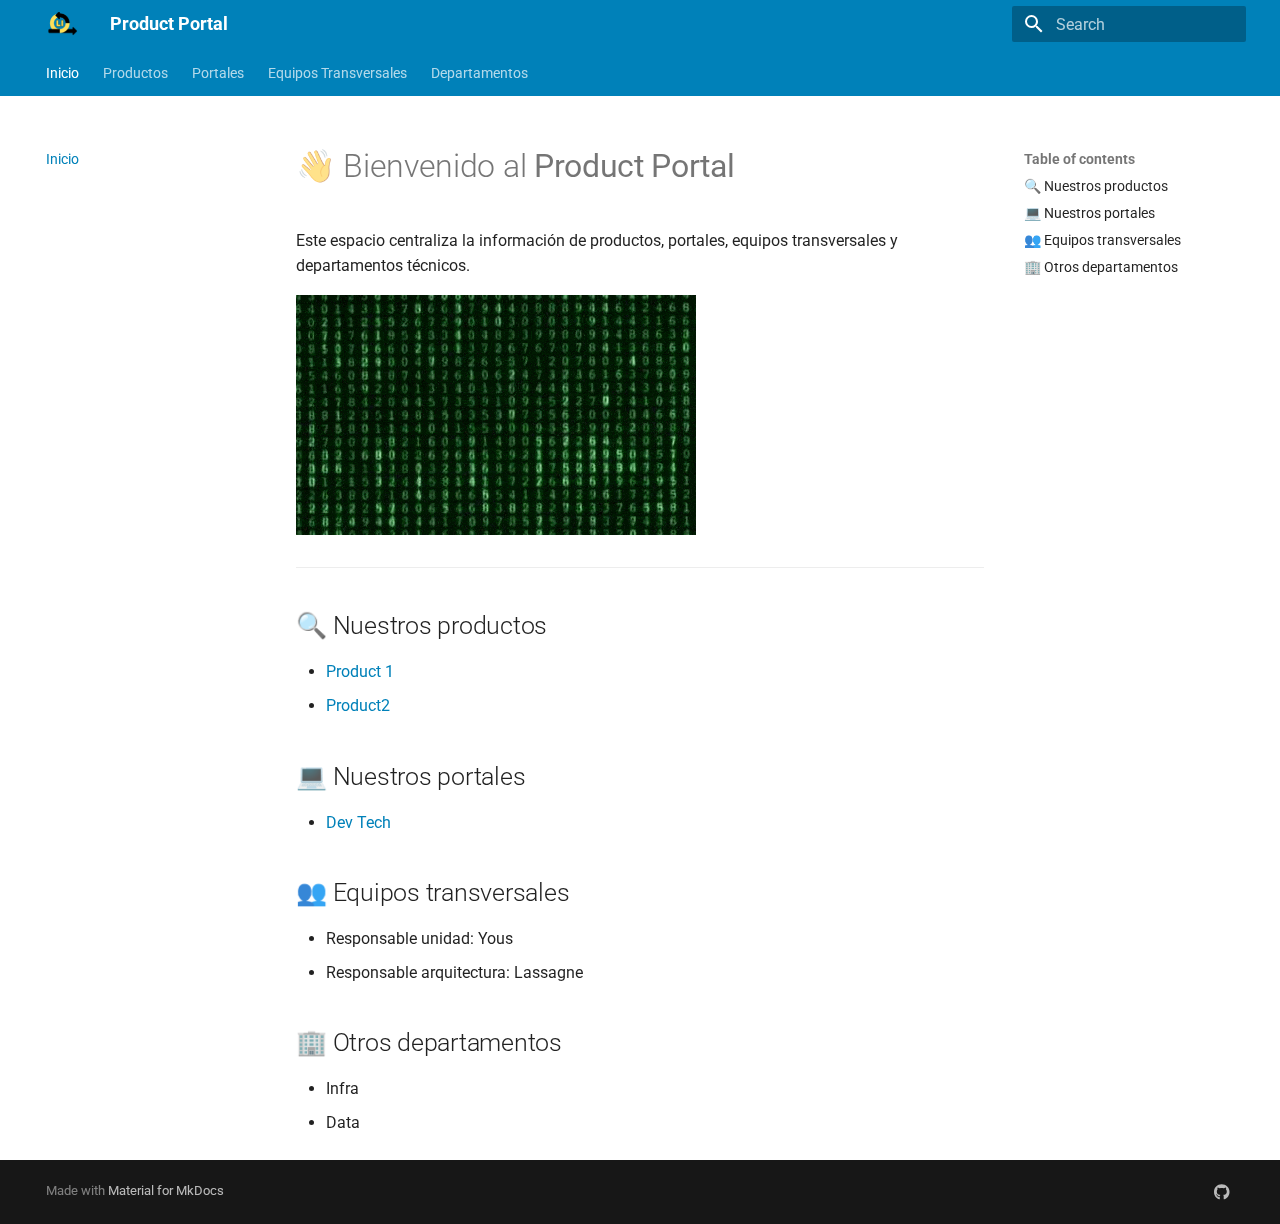
<file: index.html>
<!doctype html>
<html lang="en" class="no-js">
  <head>
    
      <meta charset="utf-8">
      <meta name="viewport" content="width=device-width,initial-scale=1">
      
      
      
        <link rel="canonical" href="https://youfaska.github.io/">
      
      
      
        <link rel="next" href="productos/">
      
      
      <link rel="icon" href="assets/favicon.ico">
      <meta name="generator" content="mkdocs-1.6.1, mkdocs-material-9.6.12">
    
    
      
        <title>Product Portal</title>
      
    
    
      <link rel="stylesheet" href="assets/stylesheets/main.2afb09e1.min.css">
      
        
        <link rel="stylesheet" href="assets/stylesheets/palette.06af60db.min.css">
      
      


    
    
      
    
    
      
        
        
        <link rel="preconnect" href="https://fonts.gstatic.com" crossorigin>
        <link rel="stylesheet" href="https://fonts.googleapis.com/css?family=Roboto:300,300i,400,400i,700,700i%7CRoboto+Mono:400,400i,700,700i&display=fallback">
        <style>:root{--md-text-font:"Roboto";--md-code-font:"Roboto Mono"}</style>
      
    
    
      <link rel="stylesheet" href="stylesheets/extra.css">
    
    <script>__md_scope=new URL(".",location),__md_hash=e=>[...e].reduce(((e,_)=>(e<<5)-e+_.charCodeAt(0)),0),__md_get=(e,_=localStorage,t=__md_scope)=>JSON.parse(_.getItem(t.pathname+"."+e)),__md_set=(e,_,t=localStorage,a=__md_scope)=>{try{t.setItem(a.pathname+"."+e,JSON.stringify(_))}catch(e){}}</script>
    
      

    
    
    
  </head>
  
  
    
    
    
    
    
    <body dir="ltr" data-md-color-scheme="default" data-md-color-primary="custom" data-md-color-accent="light-blue">
  
    
    <input class="md-toggle" data-md-toggle="drawer" type="checkbox" id="__drawer" autocomplete="off">
    <input class="md-toggle" data-md-toggle="search" type="checkbox" id="__search" autocomplete="off">
    <label class="md-overlay" for="__drawer"></label>
    <div data-md-component="skip">
      
        
        <a href="#bienvenido-al-product-portal" class="md-skip">
          Skip to content
        </a>
      
    </div>
    <div data-md-component="announce">
      
    </div>
    
    
      

<header class="md-header" data-md-component="header">
  <nav class="md-header__inner md-grid" aria-label="Header">
    <a href="." title="Product Portal" class="md-header__button md-logo" aria-label="Product Portal" data-md-component="logo">
      
  <img src="assets/logo.png" alt="logo">

    </a>
    <label class="md-header__button md-icon" for="__drawer">
      
      <svg xmlns="http://www.w3.org/2000/svg" viewBox="0 0 24 24"><path d="M3 6h18v2H3zm0 5h18v2H3zm0 5h18v2H3z"/></svg>
    </label>
    <div class="md-header__title" data-md-component="header-title">
      <div class="md-header__ellipsis">
        <div class="md-header__topic">
          <span class="md-ellipsis">
            Product Portal
          </span>
        </div>
        <div class="md-header__topic" data-md-component="header-topic">
          <span class="md-ellipsis">
            
              Inicio
            
          </span>
        </div>
      </div>
    </div>
    
      
    
    
    
    
      
      
        <label class="md-header__button md-icon" for="__search">
          
          <svg xmlns="http://www.w3.org/2000/svg" viewBox="0 0 24 24"><path d="M9.5 3A6.5 6.5 0 0 1 16 9.5c0 1.61-.59 3.09-1.56 4.23l.27.27h.79l5 5-1.5 1.5-5-5v-.79l-.27-.27A6.52 6.52 0 0 1 9.5 16 6.5 6.5 0 0 1 3 9.5 6.5 6.5 0 0 1 9.5 3m0 2C7 5 5 7 5 9.5S7 14 9.5 14 14 12 14 9.5 12 5 9.5 5"/></svg>
        </label>
        <div class="md-search" data-md-component="search" role="dialog">
  <label class="md-search__overlay" for="__search"></label>
  <div class="md-search__inner" role="search">
    <form class="md-search__form" name="search">
      <input type="text" class="md-search__input" name="query" aria-label="Search" placeholder="Search" autocapitalize="off" autocorrect="off" autocomplete="off" spellcheck="false" data-md-component="search-query" required>
      <label class="md-search__icon md-icon" for="__search">
        
        <svg xmlns="http://www.w3.org/2000/svg" viewBox="0 0 24 24"><path d="M9.5 3A6.5 6.5 0 0 1 16 9.5c0 1.61-.59 3.09-1.56 4.23l.27.27h.79l5 5-1.5 1.5-5-5v-.79l-.27-.27A6.52 6.52 0 0 1 9.5 16 6.5 6.5 0 0 1 3 9.5 6.5 6.5 0 0 1 9.5 3m0 2C7 5 5 7 5 9.5S7 14 9.5 14 14 12 14 9.5 12 5 9.5 5"/></svg>
        
        <svg xmlns="http://www.w3.org/2000/svg" viewBox="0 0 24 24"><path d="M20 11v2H8l5.5 5.5-1.42 1.42L4.16 12l7.92-7.92L13.5 5.5 8 11z"/></svg>
      </label>
      <nav class="md-search__options" aria-label="Search">
        
        <button type="reset" class="md-search__icon md-icon" title="Clear" aria-label="Clear" tabindex="-1">
          
          <svg xmlns="http://www.w3.org/2000/svg" viewBox="0 0 24 24"><path d="M19 6.41 17.59 5 12 10.59 6.41 5 5 6.41 10.59 12 5 17.59 6.41 19 12 13.41 17.59 19 19 17.59 13.41 12z"/></svg>
        </button>
      </nav>
      
    </form>
    <div class="md-search__output">
      <div class="md-search__scrollwrap" tabindex="0" data-md-scrollfix>
        <div class="md-search-result" data-md-component="search-result">
          <div class="md-search-result__meta">
            Initializing search
          </div>
          <ol class="md-search-result__list" role="presentation"></ol>
        </div>
      </div>
    </div>
  </div>
</div>
      
    
    
  </nav>
  
</header>
    
    <div class="md-container" data-md-component="container">
      
      
        
          
            
<nav class="md-tabs" aria-label="Tabs" data-md-component="tabs">
  <div class="md-grid">
    <ul class="md-tabs__list">
      
        
  
  
  
    
  
  
    <li class="md-tabs__item md-tabs__item--active">
      <a href="." class="md-tabs__link">
        
  
  
    
  
  Inicio

      </a>
    </li>
  

      
        
  
  
  
  
    <li class="md-tabs__item">
      <a href="productos/" class="md-tabs__link">
        
  
  
    
  
  Productos

      </a>
    </li>
  

      
        
  
  
  
  
    <li class="md-tabs__item">
      <a href="portales/" class="md-tabs__link">
        
  
  
    
  
  Portales

      </a>
    </li>
  

      
        
  
  
  
  
    <li class="md-tabs__item">
      <a href="transversal/" class="md-tabs__link">
        
  
  
    
  
  Equipos Transversales

      </a>
    </li>
  

      
        
  
  
  
  
    <li class="md-tabs__item">
      <a href="departamentos/" class="md-tabs__link">
        
  
  
    
  
  Departamentos

      </a>
    </li>
  

      
    </ul>
  </div>
</nav>
          
        
      
      <main class="md-main" data-md-component="main">
        <div class="md-main__inner md-grid">
          
            
              
              <div class="md-sidebar md-sidebar--primary" data-md-component="sidebar" data-md-type="navigation" >
                <div class="md-sidebar__scrollwrap">
                  <div class="md-sidebar__inner">
                    


  


<nav class="md-nav md-nav--primary md-nav--lifted" aria-label="Navigation" data-md-level="0">
  <label class="md-nav__title" for="__drawer">
    <a href="." title="Product Portal" class="md-nav__button md-logo" aria-label="Product Portal" data-md-component="logo">
      
  <img src="assets/logo.png" alt="logo">

    </a>
    Product Portal
  </label>
  
  <ul class="md-nav__list" data-md-scrollfix>
    
      
      
  
  
    
  
  
  
    <li class="md-nav__item md-nav__item--active">
      
      <input class="md-nav__toggle md-toggle" type="checkbox" id="__toc">
      
      
        
      
      
        <label class="md-nav__link md-nav__link--active" for="__toc">
          
  
  
  <span class="md-ellipsis">
    Inicio
    
  </span>
  

          <span class="md-nav__icon md-icon"></span>
        </label>
      
      <a href="." class="md-nav__link md-nav__link--active">
        
  
  
  <span class="md-ellipsis">
    Inicio
    
  </span>
  

      </a>
      
        

<nav class="md-nav md-nav--secondary" aria-label="Table of contents">
  
  
  
    
  
  
    <label class="md-nav__title" for="__toc">
      <span class="md-nav__icon md-icon"></span>
      Table of contents
    </label>
    <ul class="md-nav__list" data-md-component="toc" data-md-scrollfix>
      
        <li class="md-nav__item">
  <a href="#nuestros-productos" class="md-nav__link">
    <span class="md-ellipsis">
      🔍 Nuestros productos
    </span>
  </a>
  
</li>
      
        <li class="md-nav__item">
  <a href="#nuestros-portales" class="md-nav__link">
    <span class="md-ellipsis">
      💻 Nuestros portales
    </span>
  </a>
  
</li>
      
        <li class="md-nav__item">
  <a href="#equipos-transversales" class="md-nav__link">
    <span class="md-ellipsis">
      👥 Equipos transversales
    </span>
  </a>
  
</li>
      
        <li class="md-nav__item">
  <a href="#otros-departamentos" class="md-nav__link">
    <span class="md-ellipsis">
      🏢 Otros departamentos
    </span>
  </a>
  
</li>
      
    </ul>
  
</nav>
      
    </li>
  

    
      
      
  
  
  
  
    <li class="md-nav__item">
      <a href="productos/" class="md-nav__link">
        
  
  
  <span class="md-ellipsis">
    Productos
    
  </span>
  

      </a>
    </li>
  

    
      
      
  
  
  
  
    <li class="md-nav__item">
      <a href="portales/" class="md-nav__link">
        
  
  
  <span class="md-ellipsis">
    Portales
    
  </span>
  

      </a>
    </li>
  

    
      
      
  
  
  
  
    <li class="md-nav__item">
      <a href="transversal/" class="md-nav__link">
        
  
  
  <span class="md-ellipsis">
    Equipos Transversales
    
  </span>
  

      </a>
    </li>
  

    
      
      
  
  
  
  
    <li class="md-nav__item">
      <a href="departamentos/" class="md-nav__link">
        
  
  
  <span class="md-ellipsis">
    Departamentos
    
  </span>
  

      </a>
    </li>
  

    
  </ul>
</nav>
                  </div>
                </div>
              </div>
            
            
              
              <div class="md-sidebar md-sidebar--secondary" data-md-component="sidebar" data-md-type="toc" >
                <div class="md-sidebar__scrollwrap">
                  <div class="md-sidebar__inner">
                    

<nav class="md-nav md-nav--secondary" aria-label="Table of contents">
  
  
  
    
  
  
    <label class="md-nav__title" for="__toc">
      <span class="md-nav__icon md-icon"></span>
      Table of contents
    </label>
    <ul class="md-nav__list" data-md-component="toc" data-md-scrollfix>
      
        <li class="md-nav__item">
  <a href="#nuestros-productos" class="md-nav__link">
    <span class="md-ellipsis">
      🔍 Nuestros productos
    </span>
  </a>
  
</li>
      
        <li class="md-nav__item">
  <a href="#nuestros-portales" class="md-nav__link">
    <span class="md-ellipsis">
      💻 Nuestros portales
    </span>
  </a>
  
</li>
      
        <li class="md-nav__item">
  <a href="#equipos-transversales" class="md-nav__link">
    <span class="md-ellipsis">
      👥 Equipos transversales
    </span>
  </a>
  
</li>
      
        <li class="md-nav__item">
  <a href="#otros-departamentos" class="md-nav__link">
    <span class="md-ellipsis">
      🏢 Otros departamentos
    </span>
  </a>
  
</li>
      
    </ul>
  
</nav>
                  </div>
                </div>
              </div>
            
          
          
            <div class="md-content" data-md-component="content">
              <article class="md-content__inner md-typeset">
                
                  



<h1 id="bienvenido-al-product-portal">👋 Bienvenido al <strong>Product Portal</strong></h1>
<p>Este espacio centraliza la información de productos, portales, equipos transversales y departamentos técnicos.</p>
<p><img alt="banner" src="assets/banner_matrix.gif" /></p>
<hr />
<h2 id="nuestros-productos">🔍 Nuestros productos</h2>
<ul>
<li><a href="productos/">Product 1</a></li>
<li><a href="productos/">Product2</a></li>
</ul>
<h2 id="nuestros-portales">💻 Nuestros portales</h2>
<ul>
<li><a href="portales/">Dev Tech</a></li>
</ul>
<h2 id="equipos-transversales">👥 Equipos transversales</h2>
<ul>
<li>Responsable unidad: Yous  </li>
<li>Responsable arquitectura: Lassagne</li>
</ul>
<h2 id="otros-departamentos">🏢 Otros departamentos</h2>
<ul>
<li>Infra  </li>
<li>Data</li>
</ul>












                
              </article>
            </div>
          
          
<script>var target=document.getElementById(location.hash.slice(1));target&&target.name&&(target.checked=target.name.startsWith("__tabbed_"))</script>
        </div>
        
          <button type="button" class="md-top md-icon" data-md-component="top" hidden>
  
  <svg xmlns="http://www.w3.org/2000/svg" viewBox="0 0 24 24"><path d="M13 20h-2V8l-5.5 5.5-1.42-1.42L12 4.16l7.92 7.92-1.42 1.42L13 8z"/></svg>
  Back to top
</button>
        
      </main>
      
        <footer class="md-footer">
  
  <div class="md-footer-meta md-typeset">
    <div class="md-footer-meta__inner md-grid">
      <div class="md-copyright">
  
  
    Made with
    <a href="https://squidfunk.github.io/mkdocs-material/" target="_blank" rel="noopener">
      Material for MkDocs
    </a>
  
</div>
      
        <div class="md-social">
  
    
    
    
    
      
      
    
    <a href="https://github.com/youfaska" target="_blank" rel="noopener" title="github.com" class="md-social__link">
      <svg xmlns="http://www.w3.org/2000/svg" viewBox="0 0 496 512"><!--! Font Awesome Free 6.7.2 by @fontawesome - https://fontawesome.com License - https://fontawesome.com/license/free (Icons: CC BY 4.0, Fonts: SIL OFL 1.1, Code: MIT License) Copyright 2024 Fonticons, Inc.--><path d="M165.9 397.4c0 2-2.3 3.6-5.2 3.6-3.3.3-5.6-1.3-5.6-3.6 0-2 2.3-3.6 5.2-3.6 3-.3 5.6 1.3 5.6 3.6m-31.1-4.5c-.7 2 1.3 4.3 4.3 4.9 2.6 1 5.6 0 6.2-2s-1.3-4.3-4.3-5.2c-2.6-.7-5.5.3-6.2 2.3m44.2-1.7c-2.9.7-4.9 2.6-4.6 4.9.3 2 2.9 3.3 5.9 2.6 2.9-.7 4.9-2.6 4.6-4.6-.3-1.9-3-3.2-5.9-2.9M244.8 8C106.1 8 0 113.3 0 252c0 110.9 69.8 205.8 169.5 239.2 12.8 2.3 17.3-5.6 17.3-12.1 0-6.2-.3-40.4-.3-61.4 0 0-70 15-84.7-29.8 0 0-11.4-29.1-27.8-36.6 0 0-22.9-15.7 1.6-15.4 0 0 24.9 2 38.6 25.8 21.9 38.6 58.6 27.5 72.9 20.9 2.3-16 8.8-27.1 16-33.7-55.9-6.2-112.3-14.3-112.3-110.5 0-27.5 7.6-41.3 23.6-58.9-2.6-6.5-11.1-33.3 2.6-67.9 20.9-6.5 69 27 69 27 20-5.6 41.5-8.5 62.8-8.5s42.8 2.9 62.8 8.5c0 0 48.1-33.6 69-27 13.7 34.7 5.2 61.4 2.6 67.9 16 17.7 25.8 31.5 25.8 58.9 0 96.5-58.9 104.2-114.8 110.5 9.2 7.9 17 22.9 17 46.4 0 33.7-.3 75.4-.3 83.6 0 6.5 4.6 14.4 17.3 12.1C428.2 457.8 496 362.9 496 252 496 113.3 383.5 8 244.8 8M97.2 352.9c-1.3 1-1 3.3.7 5.2 1.6 1.6 3.9 2.3 5.2 1 1.3-1 1-3.3-.7-5.2-1.6-1.6-3.9-2.3-5.2-1m-10.8-8.1c-.7 1.3.3 2.9 2.3 3.9 1.6 1 3.6.7 4.3-.7.7-1.3-.3-2.9-2.3-3.9-2-.6-3.6-.3-4.3.7m32.4 35.6c-1.6 1.3-1 4.3 1.3 6.2 2.3 2.3 5.2 2.6 6.5 1 1.3-1.3.7-4.3-1.3-6.2-2.2-2.3-5.2-2.6-6.5-1m-11.4-14.7c-1.6 1-1.6 3.6 0 5.9s4.3 3.3 5.6 2.3c1.6-1.3 1.6-3.9 0-6.2-1.4-2.3-4-3.3-5.6-2"/></svg>
    </a>
  
</div>
      
    </div>
  </div>
</footer>
      
    </div>
    <div class="md-dialog" data-md-component="dialog">
      <div class="md-dialog__inner md-typeset"></div>
    </div>
    
    
    
      
      <script id="__config" type="application/json">{"base": ".", "features": ["navigation.top", "navigation.tabs", "navigation.instant", "content.code.copy"], "search": "assets/javascripts/workers/search.f8cc74c7.min.js", "tags": null, "translations": {"clipboard.copied": "Copied to clipboard", "clipboard.copy": "Copy to clipboard", "search.result.more.one": "1 more on this page", "search.result.more.other": "# more on this page", "search.result.none": "No matching documents", "search.result.one": "1 matching document", "search.result.other": "# matching documents", "search.result.placeholder": "Type to start searching", "search.result.term.missing": "Missing", "select.version": "Select version"}, "version": null}</script>
    
    
      <script src="assets/javascripts/bundle.c8b220af.min.js"></script>
      
    
  </body>
</html>
</file>
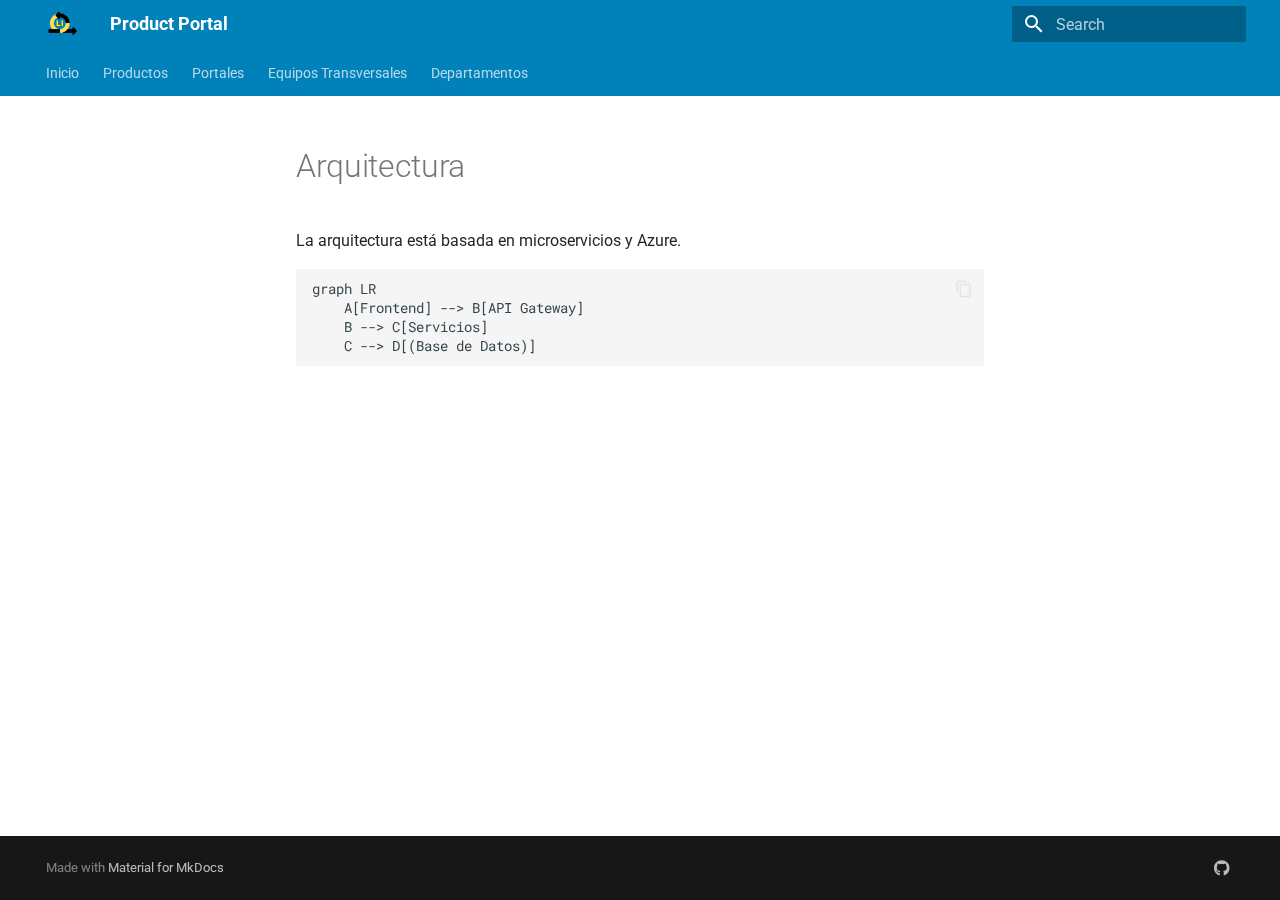
<file: arquitectura/index.html>
<!doctype html>
<html lang="en" class="no-js">
  <head>
    
      <meta charset="utf-8">
      <meta name="viewport" content="width=device-width,initial-scale=1">
      
      
      
        <link rel="canonical" href="https://youfaska.github.io/arquitectura/">
      
      
      
      
      <link rel="icon" href="../assets/favicon.ico">
      <meta name="generator" content="mkdocs-1.6.1, mkdocs-material-9.6.12">
    
    
      
        <title>Arquitectura - Product Portal</title>
      
    
    
      <link rel="stylesheet" href="../assets/stylesheets/main.2afb09e1.min.css">
      
        
        <link rel="stylesheet" href="../assets/stylesheets/palette.06af60db.min.css">
      
      


    
    
      
    
    
      
        
        
        <link rel="preconnect" href="https://fonts.gstatic.com" crossorigin>
        <link rel="stylesheet" href="https://fonts.googleapis.com/css?family=Roboto:300,300i,400,400i,700,700i%7CRoboto+Mono:400,400i,700,700i&display=fallback">
        <style>:root{--md-text-font:"Roboto";--md-code-font:"Roboto Mono"}</style>
      
    
    
      <link rel="stylesheet" href="../stylesheets/extra.css">
    
    <script>__md_scope=new URL("..",location),__md_hash=e=>[...e].reduce(((e,_)=>(e<<5)-e+_.charCodeAt(0)),0),__md_get=(e,_=localStorage,t=__md_scope)=>JSON.parse(_.getItem(t.pathname+"."+e)),__md_set=(e,_,t=localStorage,a=__md_scope)=>{try{t.setItem(a.pathname+"."+e,JSON.stringify(_))}catch(e){}}</script>
    
      

    
    
    
  </head>
  
  
    
    
    
    
    
    <body dir="ltr" data-md-color-scheme="default" data-md-color-primary="custom" data-md-color-accent="light-blue">
  
    
    <input class="md-toggle" data-md-toggle="drawer" type="checkbox" id="__drawer" autocomplete="off">
    <input class="md-toggle" data-md-toggle="search" type="checkbox" id="__search" autocomplete="off">
    <label class="md-overlay" for="__drawer"></label>
    <div data-md-component="skip">
      
        
        <a href="#arquitectura" class="md-skip">
          Skip to content
        </a>
      
    </div>
    <div data-md-component="announce">
      
    </div>
    
    
      

<header class="md-header" data-md-component="header">
  <nav class="md-header__inner md-grid" aria-label="Header">
    <a href=".." title="Product Portal" class="md-header__button md-logo" aria-label="Product Portal" data-md-component="logo">
      
  <img src="../assets/logo.png" alt="logo">

    </a>
    <label class="md-header__button md-icon" for="__drawer">
      
      <svg xmlns="http://www.w3.org/2000/svg" viewBox="0 0 24 24"><path d="M3 6h18v2H3zm0 5h18v2H3zm0 5h18v2H3z"/></svg>
    </label>
    <div class="md-header__title" data-md-component="header-title">
      <div class="md-header__ellipsis">
        <div class="md-header__topic">
          <span class="md-ellipsis">
            Product Portal
          </span>
        </div>
        <div class="md-header__topic" data-md-component="header-topic">
          <span class="md-ellipsis">
            
              Arquitectura
            
          </span>
        </div>
      </div>
    </div>
    
      
    
    
    
    
      
      
        <label class="md-header__button md-icon" for="__search">
          
          <svg xmlns="http://www.w3.org/2000/svg" viewBox="0 0 24 24"><path d="M9.5 3A6.5 6.5 0 0 1 16 9.5c0 1.61-.59 3.09-1.56 4.23l.27.27h.79l5 5-1.5 1.5-5-5v-.79l-.27-.27A6.52 6.52 0 0 1 9.5 16 6.5 6.5 0 0 1 3 9.5 6.5 6.5 0 0 1 9.5 3m0 2C7 5 5 7 5 9.5S7 14 9.5 14 14 12 14 9.5 12 5 9.5 5"/></svg>
        </label>
        <div class="md-search" data-md-component="search" role="dialog">
  <label class="md-search__overlay" for="__search"></label>
  <div class="md-search__inner" role="search">
    <form class="md-search__form" name="search">
      <input type="text" class="md-search__input" name="query" aria-label="Search" placeholder="Search" autocapitalize="off" autocorrect="off" autocomplete="off" spellcheck="false" data-md-component="search-query" required>
      <label class="md-search__icon md-icon" for="__search">
        
        <svg xmlns="http://www.w3.org/2000/svg" viewBox="0 0 24 24"><path d="M9.5 3A6.5 6.5 0 0 1 16 9.5c0 1.61-.59 3.09-1.56 4.23l.27.27h.79l5 5-1.5 1.5-5-5v-.79l-.27-.27A6.52 6.52 0 0 1 9.5 16 6.5 6.5 0 0 1 3 9.5 6.5 6.5 0 0 1 9.5 3m0 2C7 5 5 7 5 9.5S7 14 9.5 14 14 12 14 9.5 12 5 9.5 5"/></svg>
        
        <svg xmlns="http://www.w3.org/2000/svg" viewBox="0 0 24 24"><path d="M20 11v2H8l5.5 5.5-1.42 1.42L4.16 12l7.92-7.92L13.5 5.5 8 11z"/></svg>
      </label>
      <nav class="md-search__options" aria-label="Search">
        
        <button type="reset" class="md-search__icon md-icon" title="Clear" aria-label="Clear" tabindex="-1">
          
          <svg xmlns="http://www.w3.org/2000/svg" viewBox="0 0 24 24"><path d="M19 6.41 17.59 5 12 10.59 6.41 5 5 6.41 10.59 12 5 17.59 6.41 19 12 13.41 17.59 19 19 17.59 13.41 12z"/></svg>
        </button>
      </nav>
      
    </form>
    <div class="md-search__output">
      <div class="md-search__scrollwrap" tabindex="0" data-md-scrollfix>
        <div class="md-search-result" data-md-component="search-result">
          <div class="md-search-result__meta">
            Initializing search
          </div>
          <ol class="md-search-result__list" role="presentation"></ol>
        </div>
      </div>
    </div>
  </div>
</div>
      
    
    
  </nav>
  
</header>
    
    <div class="md-container" data-md-component="container">
      
      
        
          
            
<nav class="md-tabs" aria-label="Tabs" data-md-component="tabs">
  <div class="md-grid">
    <ul class="md-tabs__list">
      
        
  
  
  
  
    <li class="md-tabs__item">
      <a href=".." class="md-tabs__link">
        
  
  
    
  
  Inicio

      </a>
    </li>
  

      
        
  
  
  
  
    <li class="md-tabs__item">
      <a href="../productos/" class="md-tabs__link">
        
  
  
    
  
  Productos

      </a>
    </li>
  

      
        
  
  
  
  
    <li class="md-tabs__item">
      <a href="../portales/" class="md-tabs__link">
        
  
  
    
  
  Portales

      </a>
    </li>
  

      
        
  
  
  
  
    <li class="md-tabs__item">
      <a href="../transversal/" class="md-tabs__link">
        
  
  
    
  
  Equipos Transversales

      </a>
    </li>
  

      
        
  
  
  
  
    <li class="md-tabs__item">
      <a href="../departamentos/" class="md-tabs__link">
        
  
  
    
  
  Departamentos

      </a>
    </li>
  

      
    </ul>
  </div>
</nav>
          
        
      
      <main class="md-main" data-md-component="main">
        <div class="md-main__inner md-grid">
          
            
              
              <div class="md-sidebar md-sidebar--primary" data-md-component="sidebar" data-md-type="navigation" >
                <div class="md-sidebar__scrollwrap">
                  <div class="md-sidebar__inner">
                    


  


<nav class="md-nav md-nav--primary md-nav--lifted" aria-label="Navigation" data-md-level="0">
  <label class="md-nav__title" for="__drawer">
    <a href=".." title="Product Portal" class="md-nav__button md-logo" aria-label="Product Portal" data-md-component="logo">
      
  <img src="../assets/logo.png" alt="logo">

    </a>
    Product Portal
  </label>
  
  <ul class="md-nav__list" data-md-scrollfix>
    
      
      
  
  
  
  
    <li class="md-nav__item">
      <a href=".." class="md-nav__link">
        
  
  
  <span class="md-ellipsis">
    Inicio
    
  </span>
  

      </a>
    </li>
  

    
      
      
  
  
  
  
    <li class="md-nav__item">
      <a href="../productos/" class="md-nav__link">
        
  
  
  <span class="md-ellipsis">
    Productos
    
  </span>
  

      </a>
    </li>
  

    
      
      
  
  
  
  
    <li class="md-nav__item">
      <a href="../portales/" class="md-nav__link">
        
  
  
  <span class="md-ellipsis">
    Portales
    
  </span>
  

      </a>
    </li>
  

    
      
      
  
  
  
  
    <li class="md-nav__item">
      <a href="../transversal/" class="md-nav__link">
        
  
  
  <span class="md-ellipsis">
    Equipos Transversales
    
  </span>
  

      </a>
    </li>
  

    
      
      
  
  
  
  
    <li class="md-nav__item">
      <a href="../departamentos/" class="md-nav__link">
        
  
  
  <span class="md-ellipsis">
    Departamentos
    
  </span>
  

      </a>
    </li>
  

    
  </ul>
</nav>
                  </div>
                </div>
              </div>
            
            
              
              <div class="md-sidebar md-sidebar--secondary" data-md-component="sidebar" data-md-type="toc" >
                <div class="md-sidebar__scrollwrap">
                  <div class="md-sidebar__inner">
                    

<nav class="md-nav md-nav--secondary" aria-label="Table of contents">
  
  
  
    
  
  
</nav>
                  </div>
                </div>
              </div>
            
          
          
            <div class="md-content" data-md-component="content">
              <article class="md-content__inner md-typeset">
                
                  



<h1 id="arquitectura">Arquitectura</h1>
<p>La arquitectura está basada en microservicios y Azure.</p>
<pre><code class="language-mermaid">graph LR
    A[Frontend] --&gt; B[API Gateway]
    B --&gt; C[Servicios]
    C --&gt; D[(Base de Datos)]
</code></pre>












                
              </article>
            </div>
          
          
<script>var target=document.getElementById(location.hash.slice(1));target&&target.name&&(target.checked=target.name.startsWith("__tabbed_"))</script>
        </div>
        
          <button type="button" class="md-top md-icon" data-md-component="top" hidden>
  
  <svg xmlns="http://www.w3.org/2000/svg" viewBox="0 0 24 24"><path d="M13 20h-2V8l-5.5 5.5-1.42-1.42L12 4.16l7.92 7.92-1.42 1.42L13 8z"/></svg>
  Back to top
</button>
        
      </main>
      
        <footer class="md-footer">
  
  <div class="md-footer-meta md-typeset">
    <div class="md-footer-meta__inner md-grid">
      <div class="md-copyright">
  
  
    Made with
    <a href="https://squidfunk.github.io/mkdocs-material/" target="_blank" rel="noopener">
      Material for MkDocs
    </a>
  
</div>
      
        <div class="md-social">
  
    
    
    
    
      
      
    
    <a href="https://github.com/youfaska" target="_blank" rel="noopener" title="github.com" class="md-social__link">
      <svg xmlns="http://www.w3.org/2000/svg" viewBox="0 0 496 512"><!--! Font Awesome Free 6.7.2 by @fontawesome - https://fontawesome.com License - https://fontawesome.com/license/free (Icons: CC BY 4.0, Fonts: SIL OFL 1.1, Code: MIT License) Copyright 2024 Fonticons, Inc.--><path d="M165.9 397.4c0 2-2.3 3.6-5.2 3.6-3.3.3-5.6-1.3-5.6-3.6 0-2 2.3-3.6 5.2-3.6 3-.3 5.6 1.3 5.6 3.6m-31.1-4.5c-.7 2 1.3 4.3 4.3 4.9 2.6 1 5.6 0 6.2-2s-1.3-4.3-4.3-5.2c-2.6-.7-5.5.3-6.2 2.3m44.2-1.7c-2.9.7-4.9 2.6-4.6 4.9.3 2 2.9 3.3 5.9 2.6 2.9-.7 4.9-2.6 4.6-4.6-.3-1.9-3-3.2-5.9-2.9M244.8 8C106.1 8 0 113.3 0 252c0 110.9 69.8 205.8 169.5 239.2 12.8 2.3 17.3-5.6 17.3-12.1 0-6.2-.3-40.4-.3-61.4 0 0-70 15-84.7-29.8 0 0-11.4-29.1-27.8-36.6 0 0-22.9-15.7 1.6-15.4 0 0 24.9 2 38.6 25.8 21.9 38.6 58.6 27.5 72.9 20.9 2.3-16 8.8-27.1 16-33.7-55.9-6.2-112.3-14.3-112.3-110.5 0-27.5 7.6-41.3 23.6-58.9-2.6-6.5-11.1-33.3 2.6-67.9 20.9-6.5 69 27 69 27 20-5.6 41.5-8.5 62.8-8.5s42.8 2.9 62.8 8.5c0 0 48.1-33.6 69-27 13.7 34.7 5.2 61.4 2.6 67.9 16 17.7 25.8 31.5 25.8 58.9 0 96.5-58.9 104.2-114.8 110.5 9.2 7.9 17 22.9 17 46.4 0 33.7-.3 75.4-.3 83.6 0 6.5 4.6 14.4 17.3 12.1C428.2 457.8 496 362.9 496 252 496 113.3 383.5 8 244.8 8M97.2 352.9c-1.3 1-1 3.3.7 5.2 1.6 1.6 3.9 2.3 5.2 1 1.3-1 1-3.3-.7-5.2-1.6-1.6-3.9-2.3-5.2-1m-10.8-8.1c-.7 1.3.3 2.9 2.3 3.9 1.6 1 3.6.7 4.3-.7.7-1.3-.3-2.9-2.3-3.9-2-.6-3.6-.3-4.3.7m32.4 35.6c-1.6 1.3-1 4.3 1.3 6.2 2.3 2.3 5.2 2.6 6.5 1 1.3-1.3.7-4.3-1.3-6.2-2.2-2.3-5.2-2.6-6.5-1m-11.4-14.7c-1.6 1-1.6 3.6 0 5.9s4.3 3.3 5.6 2.3c1.6-1.3 1.6-3.9 0-6.2-1.4-2.3-4-3.3-5.6-2"/></svg>
    </a>
  
</div>
      
    </div>
  </div>
</footer>
      
    </div>
    <div class="md-dialog" data-md-component="dialog">
      <div class="md-dialog__inner md-typeset"></div>
    </div>
    
    
    
      
      <script id="__config" type="application/json">{"base": "..", "features": ["navigation.top", "navigation.tabs", "navigation.instant", "content.code.copy"], "search": "../assets/javascripts/workers/search.f8cc74c7.min.js", "tags": null, "translations": {"clipboard.copied": "Copied to clipboard", "clipboard.copy": "Copy to clipboard", "search.result.more.one": "1 more on this page", "search.result.more.other": "# more on this page", "search.result.none": "No matching documents", "search.result.one": "1 matching document", "search.result.other": "# matching documents", "search.result.placeholder": "Type to start searching", "search.result.term.missing": "Missing", "select.version": "Select version"}, "version": null}</script>
    
    
      <script src="../assets/javascripts/bundle.c8b220af.min.js"></script>
      
    
  </body>
</html>
</file>
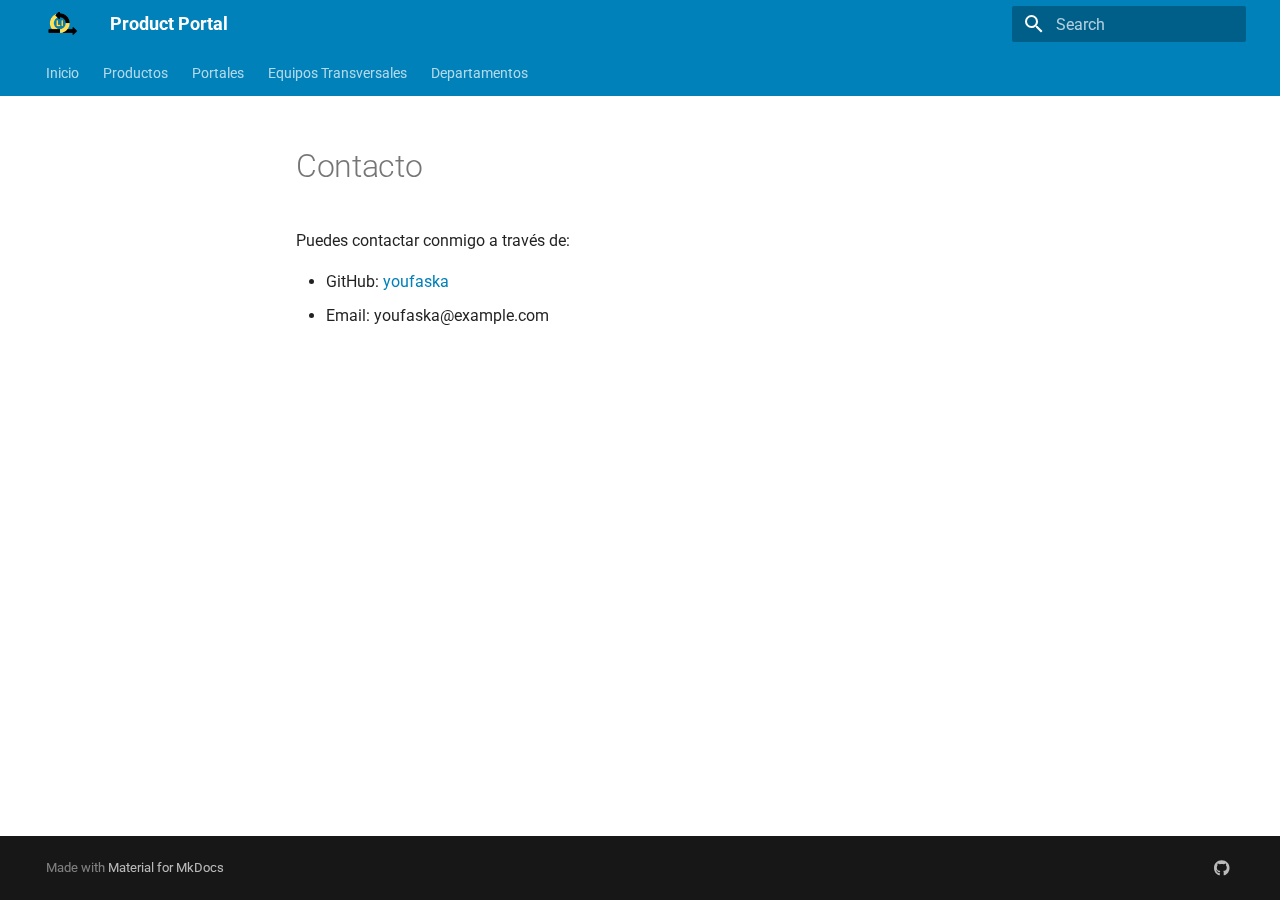
<file: contacto/index.html>
<!doctype html>
<html lang="en" class="no-js">
  <head>
    
      <meta charset="utf-8">
      <meta name="viewport" content="width=device-width,initial-scale=1">
      
      
      
        <link rel="canonical" href="https://youfaska.github.io/contacto/">
      
      
      
      
      <link rel="icon" href="../assets/favicon.ico">
      <meta name="generator" content="mkdocs-1.6.1, mkdocs-material-9.6.12">
    
    
      
        <title>Contacto - Product Portal</title>
      
    
    
      <link rel="stylesheet" href="../assets/stylesheets/main.2afb09e1.min.css">
      
        
        <link rel="stylesheet" href="../assets/stylesheets/palette.06af60db.min.css">
      
      


    
    
      
    
    
      
        
        
        <link rel="preconnect" href="https://fonts.gstatic.com" crossorigin>
        <link rel="stylesheet" href="https://fonts.googleapis.com/css?family=Roboto:300,300i,400,400i,700,700i%7CRoboto+Mono:400,400i,700,700i&display=fallback">
        <style>:root{--md-text-font:"Roboto";--md-code-font:"Roboto Mono"}</style>
      
    
    
      <link rel="stylesheet" href="../stylesheets/extra.css">
    
    <script>__md_scope=new URL("..",location),__md_hash=e=>[...e].reduce(((e,_)=>(e<<5)-e+_.charCodeAt(0)),0),__md_get=(e,_=localStorage,t=__md_scope)=>JSON.parse(_.getItem(t.pathname+"."+e)),__md_set=(e,_,t=localStorage,a=__md_scope)=>{try{t.setItem(a.pathname+"."+e,JSON.stringify(_))}catch(e){}}</script>
    
      

    
    
    
  </head>
  
  
    
    
    
    
    
    <body dir="ltr" data-md-color-scheme="default" data-md-color-primary="custom" data-md-color-accent="light-blue">
  
    
    <input class="md-toggle" data-md-toggle="drawer" type="checkbox" id="__drawer" autocomplete="off">
    <input class="md-toggle" data-md-toggle="search" type="checkbox" id="__search" autocomplete="off">
    <label class="md-overlay" for="__drawer"></label>
    <div data-md-component="skip">
      
        
        <a href="#contacto" class="md-skip">
          Skip to content
        </a>
      
    </div>
    <div data-md-component="announce">
      
    </div>
    
    
      

<header class="md-header" data-md-component="header">
  <nav class="md-header__inner md-grid" aria-label="Header">
    <a href=".." title="Product Portal" class="md-header__button md-logo" aria-label="Product Portal" data-md-component="logo">
      
  <img src="../assets/logo.png" alt="logo">

    </a>
    <label class="md-header__button md-icon" for="__drawer">
      
      <svg xmlns="http://www.w3.org/2000/svg" viewBox="0 0 24 24"><path d="M3 6h18v2H3zm0 5h18v2H3zm0 5h18v2H3z"/></svg>
    </label>
    <div class="md-header__title" data-md-component="header-title">
      <div class="md-header__ellipsis">
        <div class="md-header__topic">
          <span class="md-ellipsis">
            Product Portal
          </span>
        </div>
        <div class="md-header__topic" data-md-component="header-topic">
          <span class="md-ellipsis">
            
              Contacto
            
          </span>
        </div>
      </div>
    </div>
    
      
    
    
    
    
      
      
        <label class="md-header__button md-icon" for="__search">
          
          <svg xmlns="http://www.w3.org/2000/svg" viewBox="0 0 24 24"><path d="M9.5 3A6.5 6.5 0 0 1 16 9.5c0 1.61-.59 3.09-1.56 4.23l.27.27h.79l5 5-1.5 1.5-5-5v-.79l-.27-.27A6.52 6.52 0 0 1 9.5 16 6.5 6.5 0 0 1 3 9.5 6.5 6.5 0 0 1 9.5 3m0 2C7 5 5 7 5 9.5S7 14 9.5 14 14 12 14 9.5 12 5 9.5 5"/></svg>
        </label>
        <div class="md-search" data-md-component="search" role="dialog">
  <label class="md-search__overlay" for="__search"></label>
  <div class="md-search__inner" role="search">
    <form class="md-search__form" name="search">
      <input type="text" class="md-search__input" name="query" aria-label="Search" placeholder="Search" autocapitalize="off" autocorrect="off" autocomplete="off" spellcheck="false" data-md-component="search-query" required>
      <label class="md-search__icon md-icon" for="__search">
        
        <svg xmlns="http://www.w3.org/2000/svg" viewBox="0 0 24 24"><path d="M9.5 3A6.5 6.5 0 0 1 16 9.5c0 1.61-.59 3.09-1.56 4.23l.27.27h.79l5 5-1.5 1.5-5-5v-.79l-.27-.27A6.52 6.52 0 0 1 9.5 16 6.5 6.5 0 0 1 3 9.5 6.5 6.5 0 0 1 9.5 3m0 2C7 5 5 7 5 9.5S7 14 9.5 14 14 12 14 9.5 12 5 9.5 5"/></svg>
        
        <svg xmlns="http://www.w3.org/2000/svg" viewBox="0 0 24 24"><path d="M20 11v2H8l5.5 5.5-1.42 1.42L4.16 12l7.92-7.92L13.5 5.5 8 11z"/></svg>
      </label>
      <nav class="md-search__options" aria-label="Search">
        
        <button type="reset" class="md-search__icon md-icon" title="Clear" aria-label="Clear" tabindex="-1">
          
          <svg xmlns="http://www.w3.org/2000/svg" viewBox="0 0 24 24"><path d="M19 6.41 17.59 5 12 10.59 6.41 5 5 6.41 10.59 12 5 17.59 6.41 19 12 13.41 17.59 19 19 17.59 13.41 12z"/></svg>
        </button>
      </nav>
      
    </form>
    <div class="md-search__output">
      <div class="md-search__scrollwrap" tabindex="0" data-md-scrollfix>
        <div class="md-search-result" data-md-component="search-result">
          <div class="md-search-result__meta">
            Initializing search
          </div>
          <ol class="md-search-result__list" role="presentation"></ol>
        </div>
      </div>
    </div>
  </div>
</div>
      
    
    
  </nav>
  
</header>
    
    <div class="md-container" data-md-component="container">
      
      
        
          
            
<nav class="md-tabs" aria-label="Tabs" data-md-component="tabs">
  <div class="md-grid">
    <ul class="md-tabs__list">
      
        
  
  
  
  
    <li class="md-tabs__item">
      <a href=".." class="md-tabs__link">
        
  
  
    
  
  Inicio

      </a>
    </li>
  

      
        
  
  
  
  
    <li class="md-tabs__item">
      <a href="../productos/" class="md-tabs__link">
        
  
  
    
  
  Productos

      </a>
    </li>
  

      
        
  
  
  
  
    <li class="md-tabs__item">
      <a href="../portales/" class="md-tabs__link">
        
  
  
    
  
  Portales

      </a>
    </li>
  

      
        
  
  
  
  
    <li class="md-tabs__item">
      <a href="../transversal/" class="md-tabs__link">
        
  
  
    
  
  Equipos Transversales

      </a>
    </li>
  

      
        
  
  
  
  
    <li class="md-tabs__item">
      <a href="../departamentos/" class="md-tabs__link">
        
  
  
    
  
  Departamentos

      </a>
    </li>
  

      
    </ul>
  </div>
</nav>
          
        
      
      <main class="md-main" data-md-component="main">
        <div class="md-main__inner md-grid">
          
            
              
              <div class="md-sidebar md-sidebar--primary" data-md-component="sidebar" data-md-type="navigation" >
                <div class="md-sidebar__scrollwrap">
                  <div class="md-sidebar__inner">
                    


  


<nav class="md-nav md-nav--primary md-nav--lifted" aria-label="Navigation" data-md-level="0">
  <label class="md-nav__title" for="__drawer">
    <a href=".." title="Product Portal" class="md-nav__button md-logo" aria-label="Product Portal" data-md-component="logo">
      
  <img src="../assets/logo.png" alt="logo">

    </a>
    Product Portal
  </label>
  
  <ul class="md-nav__list" data-md-scrollfix>
    
      
      
  
  
  
  
    <li class="md-nav__item">
      <a href=".." class="md-nav__link">
        
  
  
  <span class="md-ellipsis">
    Inicio
    
  </span>
  

      </a>
    </li>
  

    
      
      
  
  
  
  
    <li class="md-nav__item">
      <a href="../productos/" class="md-nav__link">
        
  
  
  <span class="md-ellipsis">
    Productos
    
  </span>
  

      </a>
    </li>
  

    
      
      
  
  
  
  
    <li class="md-nav__item">
      <a href="../portales/" class="md-nav__link">
        
  
  
  <span class="md-ellipsis">
    Portales
    
  </span>
  

      </a>
    </li>
  

    
      
      
  
  
  
  
    <li class="md-nav__item">
      <a href="../transversal/" class="md-nav__link">
        
  
  
  <span class="md-ellipsis">
    Equipos Transversales
    
  </span>
  

      </a>
    </li>
  

    
      
      
  
  
  
  
    <li class="md-nav__item">
      <a href="../departamentos/" class="md-nav__link">
        
  
  
  <span class="md-ellipsis">
    Departamentos
    
  </span>
  

      </a>
    </li>
  

    
  </ul>
</nav>
                  </div>
                </div>
              </div>
            
            
              
              <div class="md-sidebar md-sidebar--secondary" data-md-component="sidebar" data-md-type="toc" >
                <div class="md-sidebar__scrollwrap">
                  <div class="md-sidebar__inner">
                    

<nav class="md-nav md-nav--secondary" aria-label="Table of contents">
  
  
  
    
  
  
</nav>
                  </div>
                </div>
              </div>
            
          
          
            <div class="md-content" data-md-component="content">
              <article class="md-content__inner md-typeset">
                
                  



<h1 id="contacto">Contacto</h1>
<p>Puedes contactar conmigo a través de:</p>
<ul>
<li>GitHub: <a href="https://github.com/youfaska">youfaska</a></li>
<li>Email: youfaska@example.com</li>
</ul>












                
              </article>
            </div>
          
          
<script>var target=document.getElementById(location.hash.slice(1));target&&target.name&&(target.checked=target.name.startsWith("__tabbed_"))</script>
        </div>
        
          <button type="button" class="md-top md-icon" data-md-component="top" hidden>
  
  <svg xmlns="http://www.w3.org/2000/svg" viewBox="0 0 24 24"><path d="M13 20h-2V8l-5.5 5.5-1.42-1.42L12 4.16l7.92 7.92-1.42 1.42L13 8z"/></svg>
  Back to top
</button>
        
      </main>
      
        <footer class="md-footer">
  
  <div class="md-footer-meta md-typeset">
    <div class="md-footer-meta__inner md-grid">
      <div class="md-copyright">
  
  
    Made with
    <a href="https://squidfunk.github.io/mkdocs-material/" target="_blank" rel="noopener">
      Material for MkDocs
    </a>
  
</div>
      
        <div class="md-social">
  
    
    
    
    
      
      
    
    <a href="https://github.com/youfaska" target="_blank" rel="noopener" title="github.com" class="md-social__link">
      <svg xmlns="http://www.w3.org/2000/svg" viewBox="0 0 496 512"><!--! Font Awesome Free 6.7.2 by @fontawesome - https://fontawesome.com License - https://fontawesome.com/license/free (Icons: CC BY 4.0, Fonts: SIL OFL 1.1, Code: MIT License) Copyright 2024 Fonticons, Inc.--><path d="M165.9 397.4c0 2-2.3 3.6-5.2 3.6-3.3.3-5.6-1.3-5.6-3.6 0-2 2.3-3.6 5.2-3.6 3-.3 5.6 1.3 5.6 3.6m-31.1-4.5c-.7 2 1.3 4.3 4.3 4.9 2.6 1 5.6 0 6.2-2s-1.3-4.3-4.3-5.2c-2.6-.7-5.5.3-6.2 2.3m44.2-1.7c-2.9.7-4.9 2.6-4.6 4.9.3 2 2.9 3.3 5.9 2.6 2.9-.7 4.9-2.6 4.6-4.6-.3-1.9-3-3.2-5.9-2.9M244.8 8C106.1 8 0 113.3 0 252c0 110.9 69.8 205.8 169.5 239.2 12.8 2.3 17.3-5.6 17.3-12.1 0-6.2-.3-40.4-.3-61.4 0 0-70 15-84.7-29.8 0 0-11.4-29.1-27.8-36.6 0 0-22.9-15.7 1.6-15.4 0 0 24.9 2 38.6 25.8 21.9 38.6 58.6 27.5 72.9 20.9 2.3-16 8.8-27.1 16-33.7-55.9-6.2-112.3-14.3-112.3-110.5 0-27.5 7.6-41.3 23.6-58.9-2.6-6.5-11.1-33.3 2.6-67.9 20.9-6.5 69 27 69 27 20-5.6 41.5-8.5 62.8-8.5s42.8 2.9 62.8 8.5c0 0 48.1-33.6 69-27 13.7 34.7 5.2 61.4 2.6 67.9 16 17.7 25.8 31.5 25.8 58.9 0 96.5-58.9 104.2-114.8 110.5 9.2 7.9 17 22.9 17 46.4 0 33.7-.3 75.4-.3 83.6 0 6.5 4.6 14.4 17.3 12.1C428.2 457.8 496 362.9 496 252 496 113.3 383.5 8 244.8 8M97.2 352.9c-1.3 1-1 3.3.7 5.2 1.6 1.6 3.9 2.3 5.2 1 1.3-1 1-3.3-.7-5.2-1.6-1.6-3.9-2.3-5.2-1m-10.8-8.1c-.7 1.3.3 2.9 2.3 3.9 1.6 1 3.6.7 4.3-.7.7-1.3-.3-2.9-2.3-3.9-2-.6-3.6-.3-4.3.7m32.4 35.6c-1.6 1.3-1 4.3 1.3 6.2 2.3 2.3 5.2 2.6 6.5 1 1.3-1.3.7-4.3-1.3-6.2-2.2-2.3-5.2-2.6-6.5-1m-11.4-14.7c-1.6 1-1.6 3.6 0 5.9s4.3 3.3 5.6 2.3c1.6-1.3 1.6-3.9 0-6.2-1.4-2.3-4-3.3-5.6-2"/></svg>
    </a>
  
</div>
      
    </div>
  </div>
</footer>
      
    </div>
    <div class="md-dialog" data-md-component="dialog">
      <div class="md-dialog__inner md-typeset"></div>
    </div>
    
    
    
      
      <script id="__config" type="application/json">{"base": "..", "features": ["navigation.top", "navigation.tabs", "navigation.instant", "content.code.copy"], "search": "../assets/javascripts/workers/search.f8cc74c7.min.js", "tags": null, "translations": {"clipboard.copied": "Copied to clipboard", "clipboard.copy": "Copy to clipboard", "search.result.more.one": "1 more on this page", "search.result.more.other": "# more on this page", "search.result.none": "No matching documents", "search.result.one": "1 matching document", "search.result.other": "# matching documents", "search.result.placeholder": "Type to start searching", "search.result.term.missing": "Missing", "select.version": "Select version"}, "version": null}</script>
    
    
      <script src="../assets/javascripts/bundle.c8b220af.min.js"></script>
      
    
  </body>
</html>
</file>
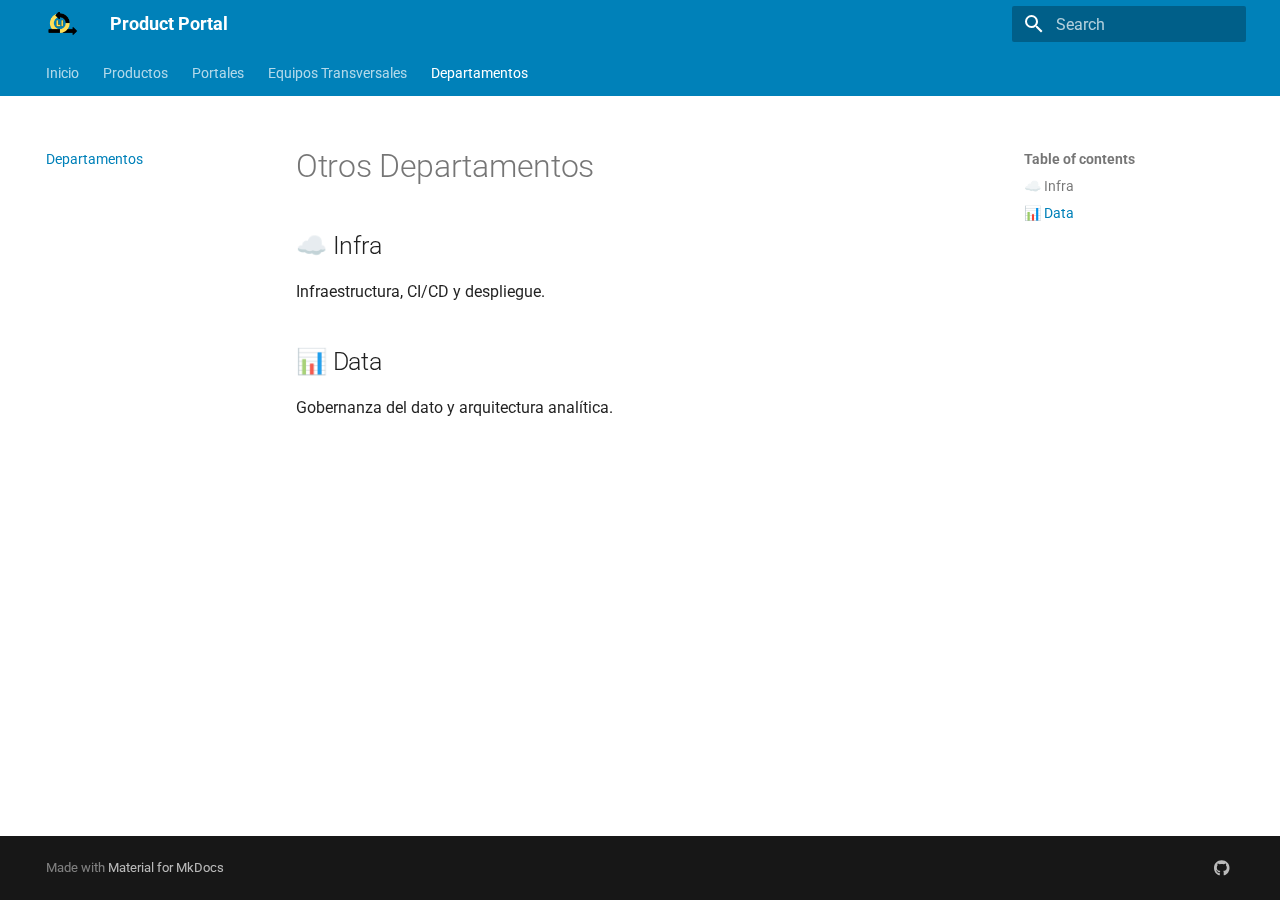
<file: departamentos/index.html>
<!doctype html>
<html lang="en" class="no-js">
  <head>
    
      <meta charset="utf-8">
      <meta name="viewport" content="width=device-width,initial-scale=1">
      
      
      
        <link rel="canonical" href="https://youfaska.github.io/departamentos/">
      
      
        <link rel="prev" href="../transversal/">
      
      
      
      <link rel="icon" href="../assets/favicon.ico">
      <meta name="generator" content="mkdocs-1.6.1, mkdocs-material-9.6.12">
    
    
      
        <title>Departamentos - Product Portal</title>
      
    
    
      <link rel="stylesheet" href="../assets/stylesheets/main.2afb09e1.min.css">
      
        
        <link rel="stylesheet" href="../assets/stylesheets/palette.06af60db.min.css">
      
      


    
    
      
    
    
      
        
        
        <link rel="preconnect" href="https://fonts.gstatic.com" crossorigin>
        <link rel="stylesheet" href="https://fonts.googleapis.com/css?family=Roboto:300,300i,400,400i,700,700i%7CRoboto+Mono:400,400i,700,700i&display=fallback">
        <style>:root{--md-text-font:"Roboto";--md-code-font:"Roboto Mono"}</style>
      
    
    
      <link rel="stylesheet" href="../stylesheets/extra.css">
    
    <script>__md_scope=new URL("..",location),__md_hash=e=>[...e].reduce(((e,_)=>(e<<5)-e+_.charCodeAt(0)),0),__md_get=(e,_=localStorage,t=__md_scope)=>JSON.parse(_.getItem(t.pathname+"."+e)),__md_set=(e,_,t=localStorage,a=__md_scope)=>{try{t.setItem(a.pathname+"."+e,JSON.stringify(_))}catch(e){}}</script>
    
      

    
    
    
  </head>
  
  
    
    
    
    
    
    <body dir="ltr" data-md-color-scheme="default" data-md-color-primary="custom" data-md-color-accent="light-blue">
  
    
    <input class="md-toggle" data-md-toggle="drawer" type="checkbox" id="__drawer" autocomplete="off">
    <input class="md-toggle" data-md-toggle="search" type="checkbox" id="__search" autocomplete="off">
    <label class="md-overlay" for="__drawer"></label>
    <div data-md-component="skip">
      
        
        <a href="#otros-departamentos" class="md-skip">
          Skip to content
        </a>
      
    </div>
    <div data-md-component="announce">
      
    </div>
    
    
      

<header class="md-header" data-md-component="header">
  <nav class="md-header__inner md-grid" aria-label="Header">
    <a href=".." title="Product Portal" class="md-header__button md-logo" aria-label="Product Portal" data-md-component="logo">
      
  <img src="../assets/logo.png" alt="logo">

    </a>
    <label class="md-header__button md-icon" for="__drawer">
      
      <svg xmlns="http://www.w3.org/2000/svg" viewBox="0 0 24 24"><path d="M3 6h18v2H3zm0 5h18v2H3zm0 5h18v2H3z"/></svg>
    </label>
    <div class="md-header__title" data-md-component="header-title">
      <div class="md-header__ellipsis">
        <div class="md-header__topic">
          <span class="md-ellipsis">
            Product Portal
          </span>
        </div>
        <div class="md-header__topic" data-md-component="header-topic">
          <span class="md-ellipsis">
            
              Departamentos
            
          </span>
        </div>
      </div>
    </div>
    
      
    
    
    
    
      
      
        <label class="md-header__button md-icon" for="__search">
          
          <svg xmlns="http://www.w3.org/2000/svg" viewBox="0 0 24 24"><path d="M9.5 3A6.5 6.5 0 0 1 16 9.5c0 1.61-.59 3.09-1.56 4.23l.27.27h.79l5 5-1.5 1.5-5-5v-.79l-.27-.27A6.52 6.52 0 0 1 9.5 16 6.5 6.5 0 0 1 3 9.5 6.5 6.5 0 0 1 9.5 3m0 2C7 5 5 7 5 9.5S7 14 9.5 14 14 12 14 9.5 12 5 9.5 5"/></svg>
        </label>
        <div class="md-search" data-md-component="search" role="dialog">
  <label class="md-search__overlay" for="__search"></label>
  <div class="md-search__inner" role="search">
    <form class="md-search__form" name="search">
      <input type="text" class="md-search__input" name="query" aria-label="Search" placeholder="Search" autocapitalize="off" autocorrect="off" autocomplete="off" spellcheck="false" data-md-component="search-query" required>
      <label class="md-search__icon md-icon" for="__search">
        
        <svg xmlns="http://www.w3.org/2000/svg" viewBox="0 0 24 24"><path d="M9.5 3A6.5 6.5 0 0 1 16 9.5c0 1.61-.59 3.09-1.56 4.23l.27.27h.79l5 5-1.5 1.5-5-5v-.79l-.27-.27A6.52 6.52 0 0 1 9.5 16 6.5 6.5 0 0 1 3 9.5 6.5 6.5 0 0 1 9.5 3m0 2C7 5 5 7 5 9.5S7 14 9.5 14 14 12 14 9.5 12 5 9.5 5"/></svg>
        
        <svg xmlns="http://www.w3.org/2000/svg" viewBox="0 0 24 24"><path d="M20 11v2H8l5.5 5.5-1.42 1.42L4.16 12l7.92-7.92L13.5 5.5 8 11z"/></svg>
      </label>
      <nav class="md-search__options" aria-label="Search">
        
        <button type="reset" class="md-search__icon md-icon" title="Clear" aria-label="Clear" tabindex="-1">
          
          <svg xmlns="http://www.w3.org/2000/svg" viewBox="0 0 24 24"><path d="M19 6.41 17.59 5 12 10.59 6.41 5 5 6.41 10.59 12 5 17.59 6.41 19 12 13.41 17.59 19 19 17.59 13.41 12z"/></svg>
        </button>
      </nav>
      
    </form>
    <div class="md-search__output">
      <div class="md-search__scrollwrap" tabindex="0" data-md-scrollfix>
        <div class="md-search-result" data-md-component="search-result">
          <div class="md-search-result__meta">
            Initializing search
          </div>
          <ol class="md-search-result__list" role="presentation"></ol>
        </div>
      </div>
    </div>
  </div>
</div>
      
    
    
  </nav>
  
</header>
    
    <div class="md-container" data-md-component="container">
      
      
        
          
            
<nav class="md-tabs" aria-label="Tabs" data-md-component="tabs">
  <div class="md-grid">
    <ul class="md-tabs__list">
      
        
  
  
  
  
    <li class="md-tabs__item">
      <a href=".." class="md-tabs__link">
        
  
  
    
  
  Inicio

      </a>
    </li>
  

      
        
  
  
  
  
    <li class="md-tabs__item">
      <a href="../productos/" class="md-tabs__link">
        
  
  
    
  
  Productos

      </a>
    </li>
  

      
        
  
  
  
  
    <li class="md-tabs__item">
      <a href="../portales/" class="md-tabs__link">
        
  
  
    
  
  Portales

      </a>
    </li>
  

      
        
  
  
  
  
    <li class="md-tabs__item">
      <a href="../transversal/" class="md-tabs__link">
        
  
  
    
  
  Equipos Transversales

      </a>
    </li>
  

      
        
  
  
  
    
  
  
    <li class="md-tabs__item md-tabs__item--active">
      <a href="./" class="md-tabs__link">
        
  
  
    
  
  Departamentos

      </a>
    </li>
  

      
    </ul>
  </div>
</nav>
          
        
      
      <main class="md-main" data-md-component="main">
        <div class="md-main__inner md-grid">
          
            
              
              <div class="md-sidebar md-sidebar--primary" data-md-component="sidebar" data-md-type="navigation" >
                <div class="md-sidebar__scrollwrap">
                  <div class="md-sidebar__inner">
                    


  


<nav class="md-nav md-nav--primary md-nav--lifted" aria-label="Navigation" data-md-level="0">
  <label class="md-nav__title" for="__drawer">
    <a href=".." title="Product Portal" class="md-nav__button md-logo" aria-label="Product Portal" data-md-component="logo">
      
  <img src="../assets/logo.png" alt="logo">

    </a>
    Product Portal
  </label>
  
  <ul class="md-nav__list" data-md-scrollfix>
    
      
      
  
  
  
  
    <li class="md-nav__item">
      <a href=".." class="md-nav__link">
        
  
  
  <span class="md-ellipsis">
    Inicio
    
  </span>
  

      </a>
    </li>
  

    
      
      
  
  
  
  
    <li class="md-nav__item">
      <a href="../productos/" class="md-nav__link">
        
  
  
  <span class="md-ellipsis">
    Productos
    
  </span>
  

      </a>
    </li>
  

    
      
      
  
  
  
  
    <li class="md-nav__item">
      <a href="../portales/" class="md-nav__link">
        
  
  
  <span class="md-ellipsis">
    Portales
    
  </span>
  

      </a>
    </li>
  

    
      
      
  
  
  
  
    <li class="md-nav__item">
      <a href="../transversal/" class="md-nav__link">
        
  
  
  <span class="md-ellipsis">
    Equipos Transversales
    
  </span>
  

      </a>
    </li>
  

    
      
      
  
  
    
  
  
  
    <li class="md-nav__item md-nav__item--active">
      
      <input class="md-nav__toggle md-toggle" type="checkbox" id="__toc">
      
      
        
      
      
        <label class="md-nav__link md-nav__link--active" for="__toc">
          
  
  
  <span class="md-ellipsis">
    Departamentos
    
  </span>
  

          <span class="md-nav__icon md-icon"></span>
        </label>
      
      <a href="./" class="md-nav__link md-nav__link--active">
        
  
  
  <span class="md-ellipsis">
    Departamentos
    
  </span>
  

      </a>
      
        

<nav class="md-nav md-nav--secondary" aria-label="Table of contents">
  
  
  
    
  
  
    <label class="md-nav__title" for="__toc">
      <span class="md-nav__icon md-icon"></span>
      Table of contents
    </label>
    <ul class="md-nav__list" data-md-component="toc" data-md-scrollfix>
      
        <li class="md-nav__item">
  <a href="#infra" class="md-nav__link">
    <span class="md-ellipsis">
      ☁️ Infra
    </span>
  </a>
  
</li>
      
        <li class="md-nav__item">
  <a href="#data" class="md-nav__link">
    <span class="md-ellipsis">
      📊 Data
    </span>
  </a>
  
</li>
      
    </ul>
  
</nav>
      
    </li>
  

    
  </ul>
</nav>
                  </div>
                </div>
              </div>
            
            
              
              <div class="md-sidebar md-sidebar--secondary" data-md-component="sidebar" data-md-type="toc" >
                <div class="md-sidebar__scrollwrap">
                  <div class="md-sidebar__inner">
                    

<nav class="md-nav md-nav--secondary" aria-label="Table of contents">
  
  
  
    
  
  
    <label class="md-nav__title" for="__toc">
      <span class="md-nav__icon md-icon"></span>
      Table of contents
    </label>
    <ul class="md-nav__list" data-md-component="toc" data-md-scrollfix>
      
        <li class="md-nav__item">
  <a href="#infra" class="md-nav__link">
    <span class="md-ellipsis">
      ☁️ Infra
    </span>
  </a>
  
</li>
      
        <li class="md-nav__item">
  <a href="#data" class="md-nav__link">
    <span class="md-ellipsis">
      📊 Data
    </span>
  </a>
  
</li>
      
    </ul>
  
</nav>
                  </div>
                </div>
              </div>
            
          
          
            <div class="md-content" data-md-component="content">
              <article class="md-content__inner md-typeset">
                
                  



<h1 id="otros-departamentos">Otros Departamentos</h1>
<h2 id="infra">☁️ Infra</h2>
<p>Infraestructura, CI/CD y despliegue.</p>
<h2 id="data">📊 Data</h2>
<p>Gobernanza del dato y arquitectura analítica.</p>












                
              </article>
            </div>
          
          
<script>var target=document.getElementById(location.hash.slice(1));target&&target.name&&(target.checked=target.name.startsWith("__tabbed_"))</script>
        </div>
        
          <button type="button" class="md-top md-icon" data-md-component="top" hidden>
  
  <svg xmlns="http://www.w3.org/2000/svg" viewBox="0 0 24 24"><path d="M13 20h-2V8l-5.5 5.5-1.42-1.42L12 4.16l7.92 7.92-1.42 1.42L13 8z"/></svg>
  Back to top
</button>
        
      </main>
      
        <footer class="md-footer">
  
  <div class="md-footer-meta md-typeset">
    <div class="md-footer-meta__inner md-grid">
      <div class="md-copyright">
  
  
    Made with
    <a href="https://squidfunk.github.io/mkdocs-material/" target="_blank" rel="noopener">
      Material for MkDocs
    </a>
  
</div>
      
        <div class="md-social">
  
    
    
    
    
      
      
    
    <a href="https://github.com/youfaska" target="_blank" rel="noopener" title="github.com" class="md-social__link">
      <svg xmlns="http://www.w3.org/2000/svg" viewBox="0 0 496 512"><!--! Font Awesome Free 6.7.2 by @fontawesome - https://fontawesome.com License - https://fontawesome.com/license/free (Icons: CC BY 4.0, Fonts: SIL OFL 1.1, Code: MIT License) Copyright 2024 Fonticons, Inc.--><path d="M165.9 397.4c0 2-2.3 3.6-5.2 3.6-3.3.3-5.6-1.3-5.6-3.6 0-2 2.3-3.6 5.2-3.6 3-.3 5.6 1.3 5.6 3.6m-31.1-4.5c-.7 2 1.3 4.3 4.3 4.9 2.6 1 5.6 0 6.2-2s-1.3-4.3-4.3-5.2c-2.6-.7-5.5.3-6.2 2.3m44.2-1.7c-2.9.7-4.9 2.6-4.6 4.9.3 2 2.9 3.3 5.9 2.6 2.9-.7 4.9-2.6 4.6-4.6-.3-1.9-3-3.2-5.9-2.9M244.8 8C106.1 8 0 113.3 0 252c0 110.9 69.8 205.8 169.5 239.2 12.8 2.3 17.3-5.6 17.3-12.1 0-6.2-.3-40.4-.3-61.4 0 0-70 15-84.7-29.8 0 0-11.4-29.1-27.8-36.6 0 0-22.9-15.7 1.6-15.4 0 0 24.9 2 38.6 25.8 21.9 38.6 58.6 27.5 72.9 20.9 2.3-16 8.8-27.1 16-33.7-55.9-6.2-112.3-14.3-112.3-110.5 0-27.5 7.6-41.3 23.6-58.9-2.6-6.5-11.1-33.3 2.6-67.9 20.9-6.5 69 27 69 27 20-5.6 41.5-8.5 62.8-8.5s42.8 2.9 62.8 8.5c0 0 48.1-33.6 69-27 13.7 34.7 5.2 61.4 2.6 67.9 16 17.7 25.8 31.5 25.8 58.9 0 96.5-58.9 104.2-114.8 110.5 9.2 7.9 17 22.9 17 46.4 0 33.7-.3 75.4-.3 83.6 0 6.5 4.6 14.4 17.3 12.1C428.2 457.8 496 362.9 496 252 496 113.3 383.5 8 244.8 8M97.2 352.9c-1.3 1-1 3.3.7 5.2 1.6 1.6 3.9 2.3 5.2 1 1.3-1 1-3.3-.7-5.2-1.6-1.6-3.9-2.3-5.2-1m-10.8-8.1c-.7 1.3.3 2.9 2.3 3.9 1.6 1 3.6.7 4.3-.7.7-1.3-.3-2.9-2.3-3.9-2-.6-3.6-.3-4.3.7m32.4 35.6c-1.6 1.3-1 4.3 1.3 6.2 2.3 2.3 5.2 2.6 6.5 1 1.3-1.3.7-4.3-1.3-6.2-2.2-2.3-5.2-2.6-6.5-1m-11.4-14.7c-1.6 1-1.6 3.6 0 5.9s4.3 3.3 5.6 2.3c1.6-1.3 1.6-3.9 0-6.2-1.4-2.3-4-3.3-5.6-2"/></svg>
    </a>
  
</div>
      
    </div>
  </div>
</footer>
      
    </div>
    <div class="md-dialog" data-md-component="dialog">
      <div class="md-dialog__inner md-typeset"></div>
    </div>
    
    
    
      
      <script id="__config" type="application/json">{"base": "..", "features": ["navigation.top", "navigation.tabs", "navigation.instant", "content.code.copy"], "search": "../assets/javascripts/workers/search.f8cc74c7.min.js", "tags": null, "translations": {"clipboard.copied": "Copied to clipboard", "clipboard.copy": "Copy to clipboard", "search.result.more.one": "1 more on this page", "search.result.more.other": "# more on this page", "search.result.none": "No matching documents", "search.result.one": "1 matching document", "search.result.other": "# matching documents", "search.result.placeholder": "Type to start searching", "search.result.term.missing": "Missing", "select.version": "Select version"}, "version": null}</script>
    
    
      <script src="../assets/javascripts/bundle.c8b220af.min.js"></script>
      
    
  </body>
</html>
</file>
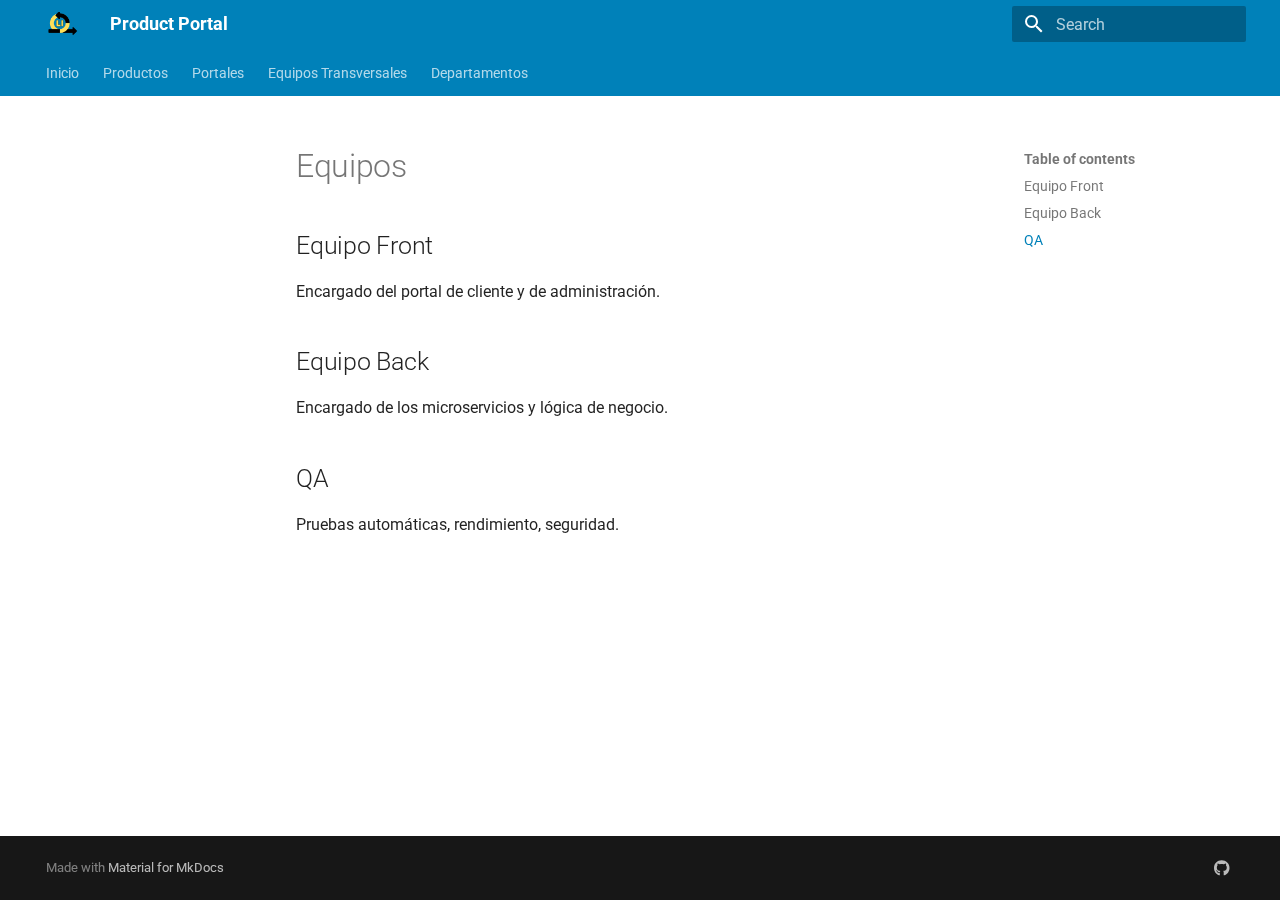
<file: equipos/index.html>
<!doctype html>
<html lang="en" class="no-js">
  <head>
    
      <meta charset="utf-8">
      <meta name="viewport" content="width=device-width,initial-scale=1">
      
      
      
        <link rel="canonical" href="https://youfaska.github.io/equipos/">
      
      
      
      
      <link rel="icon" href="../assets/favicon.ico">
      <meta name="generator" content="mkdocs-1.6.1, mkdocs-material-9.6.12">
    
    
      
        <title>Equipos - Product Portal</title>
      
    
    
      <link rel="stylesheet" href="../assets/stylesheets/main.2afb09e1.min.css">
      
        
        <link rel="stylesheet" href="../assets/stylesheets/palette.06af60db.min.css">
      
      


    
    
      
    
    
      
        
        
        <link rel="preconnect" href="https://fonts.gstatic.com" crossorigin>
        <link rel="stylesheet" href="https://fonts.googleapis.com/css?family=Roboto:300,300i,400,400i,700,700i%7CRoboto+Mono:400,400i,700,700i&display=fallback">
        <style>:root{--md-text-font:"Roboto";--md-code-font:"Roboto Mono"}</style>
      
    
    
      <link rel="stylesheet" href="../stylesheets/extra.css">
    
    <script>__md_scope=new URL("..",location),__md_hash=e=>[...e].reduce(((e,_)=>(e<<5)-e+_.charCodeAt(0)),0),__md_get=(e,_=localStorage,t=__md_scope)=>JSON.parse(_.getItem(t.pathname+"."+e)),__md_set=(e,_,t=localStorage,a=__md_scope)=>{try{t.setItem(a.pathname+"."+e,JSON.stringify(_))}catch(e){}}</script>
    
      

    
    
    
  </head>
  
  
    
    
    
    
    
    <body dir="ltr" data-md-color-scheme="default" data-md-color-primary="custom" data-md-color-accent="light-blue">
  
    
    <input class="md-toggle" data-md-toggle="drawer" type="checkbox" id="__drawer" autocomplete="off">
    <input class="md-toggle" data-md-toggle="search" type="checkbox" id="__search" autocomplete="off">
    <label class="md-overlay" for="__drawer"></label>
    <div data-md-component="skip">
      
        
        <a href="#equipos" class="md-skip">
          Skip to content
        </a>
      
    </div>
    <div data-md-component="announce">
      
    </div>
    
    
      

<header class="md-header" data-md-component="header">
  <nav class="md-header__inner md-grid" aria-label="Header">
    <a href=".." title="Product Portal" class="md-header__button md-logo" aria-label="Product Portal" data-md-component="logo">
      
  <img src="../assets/logo.png" alt="logo">

    </a>
    <label class="md-header__button md-icon" for="__drawer">
      
      <svg xmlns="http://www.w3.org/2000/svg" viewBox="0 0 24 24"><path d="M3 6h18v2H3zm0 5h18v2H3zm0 5h18v2H3z"/></svg>
    </label>
    <div class="md-header__title" data-md-component="header-title">
      <div class="md-header__ellipsis">
        <div class="md-header__topic">
          <span class="md-ellipsis">
            Product Portal
          </span>
        </div>
        <div class="md-header__topic" data-md-component="header-topic">
          <span class="md-ellipsis">
            
              Equipos
            
          </span>
        </div>
      </div>
    </div>
    
      
    
    
    
    
      
      
        <label class="md-header__button md-icon" for="__search">
          
          <svg xmlns="http://www.w3.org/2000/svg" viewBox="0 0 24 24"><path d="M9.5 3A6.5 6.5 0 0 1 16 9.5c0 1.61-.59 3.09-1.56 4.23l.27.27h.79l5 5-1.5 1.5-5-5v-.79l-.27-.27A6.52 6.52 0 0 1 9.5 16 6.5 6.5 0 0 1 3 9.5 6.5 6.5 0 0 1 9.5 3m0 2C7 5 5 7 5 9.5S7 14 9.5 14 14 12 14 9.5 12 5 9.5 5"/></svg>
        </label>
        <div class="md-search" data-md-component="search" role="dialog">
  <label class="md-search__overlay" for="__search"></label>
  <div class="md-search__inner" role="search">
    <form class="md-search__form" name="search">
      <input type="text" class="md-search__input" name="query" aria-label="Search" placeholder="Search" autocapitalize="off" autocorrect="off" autocomplete="off" spellcheck="false" data-md-component="search-query" required>
      <label class="md-search__icon md-icon" for="__search">
        
        <svg xmlns="http://www.w3.org/2000/svg" viewBox="0 0 24 24"><path d="M9.5 3A6.5 6.5 0 0 1 16 9.5c0 1.61-.59 3.09-1.56 4.23l.27.27h.79l5 5-1.5 1.5-5-5v-.79l-.27-.27A6.52 6.52 0 0 1 9.5 16 6.5 6.5 0 0 1 3 9.5 6.5 6.5 0 0 1 9.5 3m0 2C7 5 5 7 5 9.5S7 14 9.5 14 14 12 14 9.5 12 5 9.5 5"/></svg>
        
        <svg xmlns="http://www.w3.org/2000/svg" viewBox="0 0 24 24"><path d="M20 11v2H8l5.5 5.5-1.42 1.42L4.16 12l7.92-7.92L13.5 5.5 8 11z"/></svg>
      </label>
      <nav class="md-search__options" aria-label="Search">
        
        <button type="reset" class="md-search__icon md-icon" title="Clear" aria-label="Clear" tabindex="-1">
          
          <svg xmlns="http://www.w3.org/2000/svg" viewBox="0 0 24 24"><path d="M19 6.41 17.59 5 12 10.59 6.41 5 5 6.41 10.59 12 5 17.59 6.41 19 12 13.41 17.59 19 19 17.59 13.41 12z"/></svg>
        </button>
      </nav>
      
    </form>
    <div class="md-search__output">
      <div class="md-search__scrollwrap" tabindex="0" data-md-scrollfix>
        <div class="md-search-result" data-md-component="search-result">
          <div class="md-search-result__meta">
            Initializing search
          </div>
          <ol class="md-search-result__list" role="presentation"></ol>
        </div>
      </div>
    </div>
  </div>
</div>
      
    
    
  </nav>
  
</header>
    
    <div class="md-container" data-md-component="container">
      
      
        
          
            
<nav class="md-tabs" aria-label="Tabs" data-md-component="tabs">
  <div class="md-grid">
    <ul class="md-tabs__list">
      
        
  
  
  
  
    <li class="md-tabs__item">
      <a href=".." class="md-tabs__link">
        
  
  
    
  
  Inicio

      </a>
    </li>
  

      
        
  
  
  
  
    <li class="md-tabs__item">
      <a href="../productos/" class="md-tabs__link">
        
  
  
    
  
  Productos

      </a>
    </li>
  

      
        
  
  
  
  
    <li class="md-tabs__item">
      <a href="../portales/" class="md-tabs__link">
        
  
  
    
  
  Portales

      </a>
    </li>
  

      
        
  
  
  
  
    <li class="md-tabs__item">
      <a href="../transversal/" class="md-tabs__link">
        
  
  
    
  
  Equipos Transversales

      </a>
    </li>
  

      
        
  
  
  
  
    <li class="md-tabs__item">
      <a href="../departamentos/" class="md-tabs__link">
        
  
  
    
  
  Departamentos

      </a>
    </li>
  

      
    </ul>
  </div>
</nav>
          
        
      
      <main class="md-main" data-md-component="main">
        <div class="md-main__inner md-grid">
          
            
              
              <div class="md-sidebar md-sidebar--primary" data-md-component="sidebar" data-md-type="navigation" >
                <div class="md-sidebar__scrollwrap">
                  <div class="md-sidebar__inner">
                    


  


<nav class="md-nav md-nav--primary md-nav--lifted" aria-label="Navigation" data-md-level="0">
  <label class="md-nav__title" for="__drawer">
    <a href=".." title="Product Portal" class="md-nav__button md-logo" aria-label="Product Portal" data-md-component="logo">
      
  <img src="../assets/logo.png" alt="logo">

    </a>
    Product Portal
  </label>
  
  <ul class="md-nav__list" data-md-scrollfix>
    
      
      
  
  
  
  
    <li class="md-nav__item">
      <a href=".." class="md-nav__link">
        
  
  
  <span class="md-ellipsis">
    Inicio
    
  </span>
  

      </a>
    </li>
  

    
      
      
  
  
  
  
    <li class="md-nav__item">
      <a href="../productos/" class="md-nav__link">
        
  
  
  <span class="md-ellipsis">
    Productos
    
  </span>
  

      </a>
    </li>
  

    
      
      
  
  
  
  
    <li class="md-nav__item">
      <a href="../portales/" class="md-nav__link">
        
  
  
  <span class="md-ellipsis">
    Portales
    
  </span>
  

      </a>
    </li>
  

    
      
      
  
  
  
  
    <li class="md-nav__item">
      <a href="../transversal/" class="md-nav__link">
        
  
  
  <span class="md-ellipsis">
    Equipos Transversales
    
  </span>
  

      </a>
    </li>
  

    
      
      
  
  
  
  
    <li class="md-nav__item">
      <a href="../departamentos/" class="md-nav__link">
        
  
  
  <span class="md-ellipsis">
    Departamentos
    
  </span>
  

      </a>
    </li>
  

    
  </ul>
</nav>
                  </div>
                </div>
              </div>
            
            
              
              <div class="md-sidebar md-sidebar--secondary" data-md-component="sidebar" data-md-type="toc" >
                <div class="md-sidebar__scrollwrap">
                  <div class="md-sidebar__inner">
                    

<nav class="md-nav md-nav--secondary" aria-label="Table of contents">
  
  
  
    
  
  
    <label class="md-nav__title" for="__toc">
      <span class="md-nav__icon md-icon"></span>
      Table of contents
    </label>
    <ul class="md-nav__list" data-md-component="toc" data-md-scrollfix>
      
        <li class="md-nav__item">
  <a href="#equipo-front" class="md-nav__link">
    <span class="md-ellipsis">
      Equipo Front
    </span>
  </a>
  
</li>
      
        <li class="md-nav__item">
  <a href="#equipo-back" class="md-nav__link">
    <span class="md-ellipsis">
      Equipo Back
    </span>
  </a>
  
</li>
      
        <li class="md-nav__item">
  <a href="#qa" class="md-nav__link">
    <span class="md-ellipsis">
      QA
    </span>
  </a>
  
</li>
      
    </ul>
  
</nav>
                  </div>
                </div>
              </div>
            
          
          
            <div class="md-content" data-md-component="content">
              <article class="md-content__inner md-typeset">
                
                  



<h1 id="equipos">Equipos</h1>
<h2 id="equipo-front">Equipo Front</h2>
<p>Encargado del portal de cliente y de administración.</p>
<h2 id="equipo-back">Equipo Back</h2>
<p>Encargado de los microservicios y lógica de negocio.</p>
<h2 id="qa">QA</h2>
<p>Pruebas automáticas, rendimiento, seguridad.</p>












                
              </article>
            </div>
          
          
<script>var target=document.getElementById(location.hash.slice(1));target&&target.name&&(target.checked=target.name.startsWith("__tabbed_"))</script>
        </div>
        
          <button type="button" class="md-top md-icon" data-md-component="top" hidden>
  
  <svg xmlns="http://www.w3.org/2000/svg" viewBox="0 0 24 24"><path d="M13 20h-2V8l-5.5 5.5-1.42-1.42L12 4.16l7.92 7.92-1.42 1.42L13 8z"/></svg>
  Back to top
</button>
        
      </main>
      
        <footer class="md-footer">
  
  <div class="md-footer-meta md-typeset">
    <div class="md-footer-meta__inner md-grid">
      <div class="md-copyright">
  
  
    Made with
    <a href="https://squidfunk.github.io/mkdocs-material/" target="_blank" rel="noopener">
      Material for MkDocs
    </a>
  
</div>
      
        <div class="md-social">
  
    
    
    
    
      
      
    
    <a href="https://github.com/youfaska" target="_blank" rel="noopener" title="github.com" class="md-social__link">
      <svg xmlns="http://www.w3.org/2000/svg" viewBox="0 0 496 512"><!--! Font Awesome Free 6.7.2 by @fontawesome - https://fontawesome.com License - https://fontawesome.com/license/free (Icons: CC BY 4.0, Fonts: SIL OFL 1.1, Code: MIT License) Copyright 2024 Fonticons, Inc.--><path d="M165.9 397.4c0 2-2.3 3.6-5.2 3.6-3.3.3-5.6-1.3-5.6-3.6 0-2 2.3-3.6 5.2-3.6 3-.3 5.6 1.3 5.6 3.6m-31.1-4.5c-.7 2 1.3 4.3 4.3 4.9 2.6 1 5.6 0 6.2-2s-1.3-4.3-4.3-5.2c-2.6-.7-5.5.3-6.2 2.3m44.2-1.7c-2.9.7-4.9 2.6-4.6 4.9.3 2 2.9 3.3 5.9 2.6 2.9-.7 4.9-2.6 4.6-4.6-.3-1.9-3-3.2-5.9-2.9M244.8 8C106.1 8 0 113.3 0 252c0 110.9 69.8 205.8 169.5 239.2 12.8 2.3 17.3-5.6 17.3-12.1 0-6.2-.3-40.4-.3-61.4 0 0-70 15-84.7-29.8 0 0-11.4-29.1-27.8-36.6 0 0-22.9-15.7 1.6-15.4 0 0 24.9 2 38.6 25.8 21.9 38.6 58.6 27.5 72.9 20.9 2.3-16 8.8-27.1 16-33.7-55.9-6.2-112.3-14.3-112.3-110.5 0-27.5 7.6-41.3 23.6-58.9-2.6-6.5-11.1-33.3 2.6-67.9 20.9-6.5 69 27 69 27 20-5.6 41.5-8.5 62.8-8.5s42.8 2.9 62.8 8.5c0 0 48.1-33.6 69-27 13.7 34.7 5.2 61.4 2.6 67.9 16 17.7 25.8 31.5 25.8 58.9 0 96.5-58.9 104.2-114.8 110.5 9.2 7.9 17 22.9 17 46.4 0 33.7-.3 75.4-.3 83.6 0 6.5 4.6 14.4 17.3 12.1C428.2 457.8 496 362.9 496 252 496 113.3 383.5 8 244.8 8M97.2 352.9c-1.3 1-1 3.3.7 5.2 1.6 1.6 3.9 2.3 5.2 1 1.3-1 1-3.3-.7-5.2-1.6-1.6-3.9-2.3-5.2-1m-10.8-8.1c-.7 1.3.3 2.9 2.3 3.9 1.6 1 3.6.7 4.3-.7.7-1.3-.3-2.9-2.3-3.9-2-.6-3.6-.3-4.3.7m32.4 35.6c-1.6 1.3-1 4.3 1.3 6.2 2.3 2.3 5.2 2.6 6.5 1 1.3-1.3.7-4.3-1.3-6.2-2.2-2.3-5.2-2.6-6.5-1m-11.4-14.7c-1.6 1-1.6 3.6 0 5.9s4.3 3.3 5.6 2.3c1.6-1.3 1.6-3.9 0-6.2-1.4-2.3-4-3.3-5.6-2"/></svg>
    </a>
  
</div>
      
    </div>
  </div>
</footer>
      
    </div>
    <div class="md-dialog" data-md-component="dialog">
      <div class="md-dialog__inner md-typeset"></div>
    </div>
    
    
    
      
      <script id="__config" type="application/json">{"base": "..", "features": ["navigation.top", "navigation.tabs", "navigation.instant", "content.code.copy"], "search": "../assets/javascripts/workers/search.f8cc74c7.min.js", "tags": null, "translations": {"clipboard.copied": "Copied to clipboard", "clipboard.copy": "Copy to clipboard", "search.result.more.one": "1 more on this page", "search.result.more.other": "# more on this page", "search.result.none": "No matching documents", "search.result.one": "1 matching document", "search.result.other": "# matching documents", "search.result.placeholder": "Type to start searching", "search.result.term.missing": "Missing", "select.version": "Select version"}, "version": null}</script>
    
    
      <script src="../assets/javascripts/bundle.c8b220af.min.js"></script>
      
    
  </body>
</html>
</file>
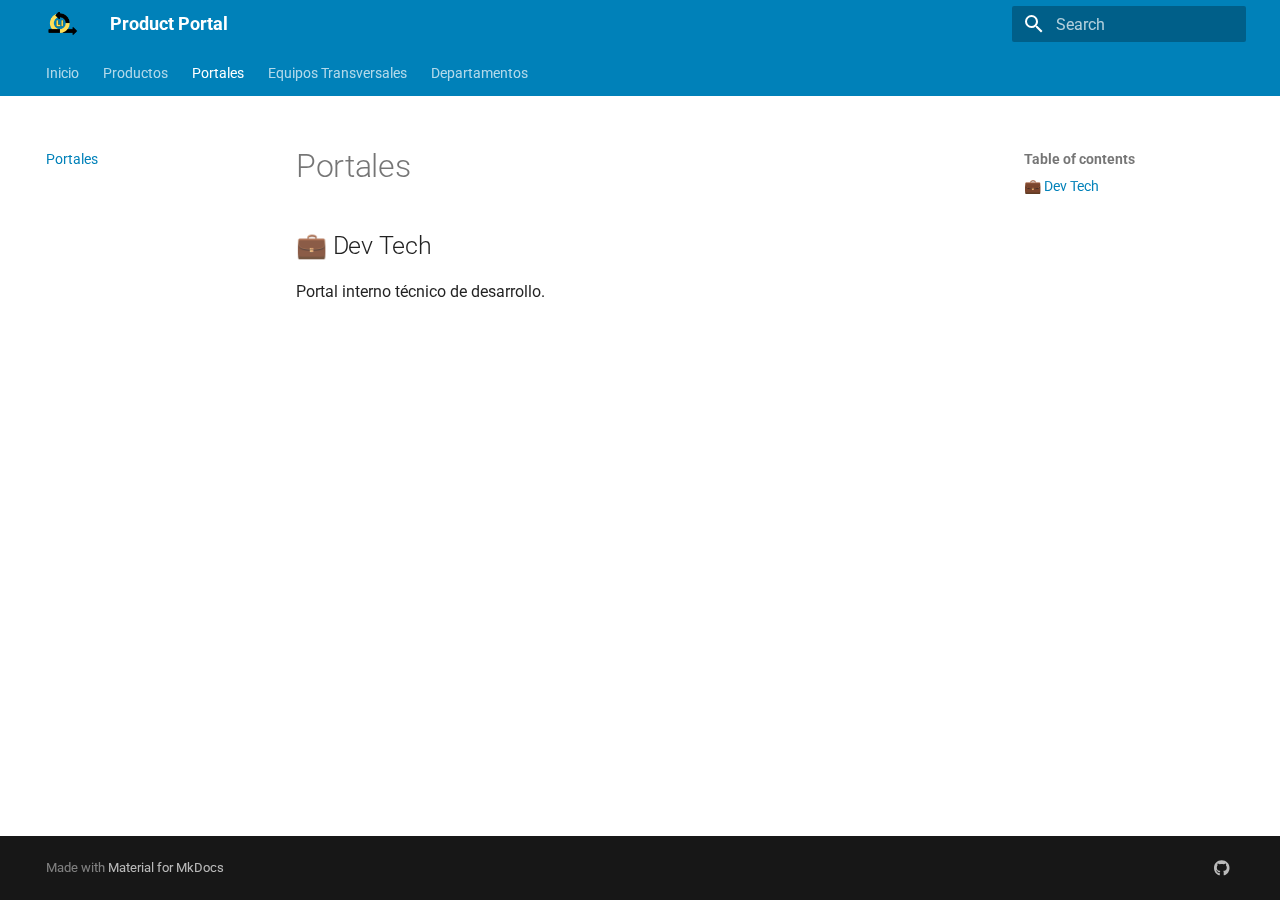
<file: portales/index.html>
<!doctype html>
<html lang="en" class="no-js">
  <head>
    
      <meta charset="utf-8">
      <meta name="viewport" content="width=device-width,initial-scale=1">
      
      
      
        <link rel="canonical" href="https://youfaska.github.io/portales/">
      
      
        <link rel="prev" href="../productos/">
      
      
        <link rel="next" href="../transversal/">
      
      
      <link rel="icon" href="../assets/favicon.ico">
      <meta name="generator" content="mkdocs-1.6.1, mkdocs-material-9.6.12">
    
    
      
        <title>Portales - Product Portal</title>
      
    
    
      <link rel="stylesheet" href="../assets/stylesheets/main.2afb09e1.min.css">
      
        
        <link rel="stylesheet" href="../assets/stylesheets/palette.06af60db.min.css">
      
      


    
    
      
    
    
      
        
        
        <link rel="preconnect" href="https://fonts.gstatic.com" crossorigin>
        <link rel="stylesheet" href="https://fonts.googleapis.com/css?family=Roboto:300,300i,400,400i,700,700i%7CRoboto+Mono:400,400i,700,700i&display=fallback">
        <style>:root{--md-text-font:"Roboto";--md-code-font:"Roboto Mono"}</style>
      
    
    
      <link rel="stylesheet" href="../stylesheets/extra.css">
    
    <script>__md_scope=new URL("..",location),__md_hash=e=>[...e].reduce(((e,_)=>(e<<5)-e+_.charCodeAt(0)),0),__md_get=(e,_=localStorage,t=__md_scope)=>JSON.parse(_.getItem(t.pathname+"."+e)),__md_set=(e,_,t=localStorage,a=__md_scope)=>{try{t.setItem(a.pathname+"."+e,JSON.stringify(_))}catch(e){}}</script>
    
      

    
    
    
  </head>
  
  
    
    
    
    
    
    <body dir="ltr" data-md-color-scheme="default" data-md-color-primary="custom" data-md-color-accent="light-blue">
  
    
    <input class="md-toggle" data-md-toggle="drawer" type="checkbox" id="__drawer" autocomplete="off">
    <input class="md-toggle" data-md-toggle="search" type="checkbox" id="__search" autocomplete="off">
    <label class="md-overlay" for="__drawer"></label>
    <div data-md-component="skip">
      
        
        <a href="#portales" class="md-skip">
          Skip to content
        </a>
      
    </div>
    <div data-md-component="announce">
      
    </div>
    
    
      

<header class="md-header" data-md-component="header">
  <nav class="md-header__inner md-grid" aria-label="Header">
    <a href=".." title="Product Portal" class="md-header__button md-logo" aria-label="Product Portal" data-md-component="logo">
      
  <img src="../assets/logo.png" alt="logo">

    </a>
    <label class="md-header__button md-icon" for="__drawer">
      
      <svg xmlns="http://www.w3.org/2000/svg" viewBox="0 0 24 24"><path d="M3 6h18v2H3zm0 5h18v2H3zm0 5h18v2H3z"/></svg>
    </label>
    <div class="md-header__title" data-md-component="header-title">
      <div class="md-header__ellipsis">
        <div class="md-header__topic">
          <span class="md-ellipsis">
            Product Portal
          </span>
        </div>
        <div class="md-header__topic" data-md-component="header-topic">
          <span class="md-ellipsis">
            
              Portales
            
          </span>
        </div>
      </div>
    </div>
    
      
    
    
    
    
      
      
        <label class="md-header__button md-icon" for="__search">
          
          <svg xmlns="http://www.w3.org/2000/svg" viewBox="0 0 24 24"><path d="M9.5 3A6.5 6.5 0 0 1 16 9.5c0 1.61-.59 3.09-1.56 4.23l.27.27h.79l5 5-1.5 1.5-5-5v-.79l-.27-.27A6.52 6.52 0 0 1 9.5 16 6.5 6.5 0 0 1 3 9.5 6.5 6.5 0 0 1 9.5 3m0 2C7 5 5 7 5 9.5S7 14 9.5 14 14 12 14 9.5 12 5 9.5 5"/></svg>
        </label>
        <div class="md-search" data-md-component="search" role="dialog">
  <label class="md-search__overlay" for="__search"></label>
  <div class="md-search__inner" role="search">
    <form class="md-search__form" name="search">
      <input type="text" class="md-search__input" name="query" aria-label="Search" placeholder="Search" autocapitalize="off" autocorrect="off" autocomplete="off" spellcheck="false" data-md-component="search-query" required>
      <label class="md-search__icon md-icon" for="__search">
        
        <svg xmlns="http://www.w3.org/2000/svg" viewBox="0 0 24 24"><path d="M9.5 3A6.5 6.5 0 0 1 16 9.5c0 1.61-.59 3.09-1.56 4.23l.27.27h.79l5 5-1.5 1.5-5-5v-.79l-.27-.27A6.52 6.52 0 0 1 9.5 16 6.5 6.5 0 0 1 3 9.5 6.5 6.5 0 0 1 9.5 3m0 2C7 5 5 7 5 9.5S7 14 9.5 14 14 12 14 9.5 12 5 9.5 5"/></svg>
        
        <svg xmlns="http://www.w3.org/2000/svg" viewBox="0 0 24 24"><path d="M20 11v2H8l5.5 5.5-1.42 1.42L4.16 12l7.92-7.92L13.5 5.5 8 11z"/></svg>
      </label>
      <nav class="md-search__options" aria-label="Search">
        
        <button type="reset" class="md-search__icon md-icon" title="Clear" aria-label="Clear" tabindex="-1">
          
          <svg xmlns="http://www.w3.org/2000/svg" viewBox="0 0 24 24"><path d="M19 6.41 17.59 5 12 10.59 6.41 5 5 6.41 10.59 12 5 17.59 6.41 19 12 13.41 17.59 19 19 17.59 13.41 12z"/></svg>
        </button>
      </nav>
      
    </form>
    <div class="md-search__output">
      <div class="md-search__scrollwrap" tabindex="0" data-md-scrollfix>
        <div class="md-search-result" data-md-component="search-result">
          <div class="md-search-result__meta">
            Initializing search
          </div>
          <ol class="md-search-result__list" role="presentation"></ol>
        </div>
      </div>
    </div>
  </div>
</div>
      
    
    
  </nav>
  
</header>
    
    <div class="md-container" data-md-component="container">
      
      
        
          
            
<nav class="md-tabs" aria-label="Tabs" data-md-component="tabs">
  <div class="md-grid">
    <ul class="md-tabs__list">
      
        
  
  
  
  
    <li class="md-tabs__item">
      <a href=".." class="md-tabs__link">
        
  
  
    
  
  Inicio

      </a>
    </li>
  

      
        
  
  
  
  
    <li class="md-tabs__item">
      <a href="../productos/" class="md-tabs__link">
        
  
  
    
  
  Productos

      </a>
    </li>
  

      
        
  
  
  
    
  
  
    <li class="md-tabs__item md-tabs__item--active">
      <a href="./" class="md-tabs__link">
        
  
  
    
  
  Portales

      </a>
    </li>
  

      
        
  
  
  
  
    <li class="md-tabs__item">
      <a href="../transversal/" class="md-tabs__link">
        
  
  
    
  
  Equipos Transversales

      </a>
    </li>
  

      
        
  
  
  
  
    <li class="md-tabs__item">
      <a href="../departamentos/" class="md-tabs__link">
        
  
  
    
  
  Departamentos

      </a>
    </li>
  

      
    </ul>
  </div>
</nav>
          
        
      
      <main class="md-main" data-md-component="main">
        <div class="md-main__inner md-grid">
          
            
              
              <div class="md-sidebar md-sidebar--primary" data-md-component="sidebar" data-md-type="navigation" >
                <div class="md-sidebar__scrollwrap">
                  <div class="md-sidebar__inner">
                    


  


<nav class="md-nav md-nav--primary md-nav--lifted" aria-label="Navigation" data-md-level="0">
  <label class="md-nav__title" for="__drawer">
    <a href=".." title="Product Portal" class="md-nav__button md-logo" aria-label="Product Portal" data-md-component="logo">
      
  <img src="../assets/logo.png" alt="logo">

    </a>
    Product Portal
  </label>
  
  <ul class="md-nav__list" data-md-scrollfix>
    
      
      
  
  
  
  
    <li class="md-nav__item">
      <a href=".." class="md-nav__link">
        
  
  
  <span class="md-ellipsis">
    Inicio
    
  </span>
  

      </a>
    </li>
  

    
      
      
  
  
  
  
    <li class="md-nav__item">
      <a href="../productos/" class="md-nav__link">
        
  
  
  <span class="md-ellipsis">
    Productos
    
  </span>
  

      </a>
    </li>
  

    
      
      
  
  
    
  
  
  
    <li class="md-nav__item md-nav__item--active">
      
      <input class="md-nav__toggle md-toggle" type="checkbox" id="__toc">
      
      
        
      
      
        <label class="md-nav__link md-nav__link--active" for="__toc">
          
  
  
  <span class="md-ellipsis">
    Portales
    
  </span>
  

          <span class="md-nav__icon md-icon"></span>
        </label>
      
      <a href="./" class="md-nav__link md-nav__link--active">
        
  
  
  <span class="md-ellipsis">
    Portales
    
  </span>
  

      </a>
      
        

<nav class="md-nav md-nav--secondary" aria-label="Table of contents">
  
  
  
    
  
  
    <label class="md-nav__title" for="__toc">
      <span class="md-nav__icon md-icon"></span>
      Table of contents
    </label>
    <ul class="md-nav__list" data-md-component="toc" data-md-scrollfix>
      
        <li class="md-nav__item">
  <a href="#dev-tech" class="md-nav__link">
    <span class="md-ellipsis">
      💼 Dev Tech
    </span>
  </a>
  
</li>
      
    </ul>
  
</nav>
      
    </li>
  

    
      
      
  
  
  
  
    <li class="md-nav__item">
      <a href="../transversal/" class="md-nav__link">
        
  
  
  <span class="md-ellipsis">
    Equipos Transversales
    
  </span>
  

      </a>
    </li>
  

    
      
      
  
  
  
  
    <li class="md-nav__item">
      <a href="../departamentos/" class="md-nav__link">
        
  
  
  <span class="md-ellipsis">
    Departamentos
    
  </span>
  

      </a>
    </li>
  

    
  </ul>
</nav>
                  </div>
                </div>
              </div>
            
            
              
              <div class="md-sidebar md-sidebar--secondary" data-md-component="sidebar" data-md-type="toc" >
                <div class="md-sidebar__scrollwrap">
                  <div class="md-sidebar__inner">
                    

<nav class="md-nav md-nav--secondary" aria-label="Table of contents">
  
  
  
    
  
  
    <label class="md-nav__title" for="__toc">
      <span class="md-nav__icon md-icon"></span>
      Table of contents
    </label>
    <ul class="md-nav__list" data-md-component="toc" data-md-scrollfix>
      
        <li class="md-nav__item">
  <a href="#dev-tech" class="md-nav__link">
    <span class="md-ellipsis">
      💼 Dev Tech
    </span>
  </a>
  
</li>
      
    </ul>
  
</nav>
                  </div>
                </div>
              </div>
            
          
          
            <div class="md-content" data-md-component="content">
              <article class="md-content__inner md-typeset">
                
                  



<h1 id="portales">Portales</h1>
<h2 id="dev-tech">💼 Dev Tech</h2>
<p>Portal interno técnico de desarrollo.</p>












                
              </article>
            </div>
          
          
<script>var target=document.getElementById(location.hash.slice(1));target&&target.name&&(target.checked=target.name.startsWith("__tabbed_"))</script>
        </div>
        
          <button type="button" class="md-top md-icon" data-md-component="top" hidden>
  
  <svg xmlns="http://www.w3.org/2000/svg" viewBox="0 0 24 24"><path d="M13 20h-2V8l-5.5 5.5-1.42-1.42L12 4.16l7.92 7.92-1.42 1.42L13 8z"/></svg>
  Back to top
</button>
        
      </main>
      
        <footer class="md-footer">
  
  <div class="md-footer-meta md-typeset">
    <div class="md-footer-meta__inner md-grid">
      <div class="md-copyright">
  
  
    Made with
    <a href="https://squidfunk.github.io/mkdocs-material/" target="_blank" rel="noopener">
      Material for MkDocs
    </a>
  
</div>
      
        <div class="md-social">
  
    
    
    
    
      
      
    
    <a href="https://github.com/youfaska" target="_blank" rel="noopener" title="github.com" class="md-social__link">
      <svg xmlns="http://www.w3.org/2000/svg" viewBox="0 0 496 512"><!--! Font Awesome Free 6.7.2 by @fontawesome - https://fontawesome.com License - https://fontawesome.com/license/free (Icons: CC BY 4.0, Fonts: SIL OFL 1.1, Code: MIT License) Copyright 2024 Fonticons, Inc.--><path d="M165.9 397.4c0 2-2.3 3.6-5.2 3.6-3.3.3-5.6-1.3-5.6-3.6 0-2 2.3-3.6 5.2-3.6 3-.3 5.6 1.3 5.6 3.6m-31.1-4.5c-.7 2 1.3 4.3 4.3 4.9 2.6 1 5.6 0 6.2-2s-1.3-4.3-4.3-5.2c-2.6-.7-5.5.3-6.2 2.3m44.2-1.7c-2.9.7-4.9 2.6-4.6 4.9.3 2 2.9 3.3 5.9 2.6 2.9-.7 4.9-2.6 4.6-4.6-.3-1.9-3-3.2-5.9-2.9M244.8 8C106.1 8 0 113.3 0 252c0 110.9 69.8 205.8 169.5 239.2 12.8 2.3 17.3-5.6 17.3-12.1 0-6.2-.3-40.4-.3-61.4 0 0-70 15-84.7-29.8 0 0-11.4-29.1-27.8-36.6 0 0-22.9-15.7 1.6-15.4 0 0 24.9 2 38.6 25.8 21.9 38.6 58.6 27.5 72.9 20.9 2.3-16 8.8-27.1 16-33.7-55.9-6.2-112.3-14.3-112.3-110.5 0-27.5 7.6-41.3 23.6-58.9-2.6-6.5-11.1-33.3 2.6-67.9 20.9-6.5 69 27 69 27 20-5.6 41.5-8.5 62.8-8.5s42.8 2.9 62.8 8.5c0 0 48.1-33.6 69-27 13.7 34.7 5.2 61.4 2.6 67.9 16 17.7 25.8 31.5 25.8 58.9 0 96.5-58.9 104.2-114.8 110.5 9.2 7.9 17 22.9 17 46.4 0 33.7-.3 75.4-.3 83.6 0 6.5 4.6 14.4 17.3 12.1C428.2 457.8 496 362.9 496 252 496 113.3 383.5 8 244.8 8M97.2 352.9c-1.3 1-1 3.3.7 5.2 1.6 1.6 3.9 2.3 5.2 1 1.3-1 1-3.3-.7-5.2-1.6-1.6-3.9-2.3-5.2-1m-10.8-8.1c-.7 1.3.3 2.9 2.3 3.9 1.6 1 3.6.7 4.3-.7.7-1.3-.3-2.9-2.3-3.9-2-.6-3.6-.3-4.3.7m32.4 35.6c-1.6 1.3-1 4.3 1.3 6.2 2.3 2.3 5.2 2.6 6.5 1 1.3-1.3.7-4.3-1.3-6.2-2.2-2.3-5.2-2.6-6.5-1m-11.4-14.7c-1.6 1-1.6 3.6 0 5.9s4.3 3.3 5.6 2.3c1.6-1.3 1.6-3.9 0-6.2-1.4-2.3-4-3.3-5.6-2"/></svg>
    </a>
  
</div>
      
    </div>
  </div>
</footer>
      
    </div>
    <div class="md-dialog" data-md-component="dialog">
      <div class="md-dialog__inner md-typeset"></div>
    </div>
    
    
    
      
      <script id="__config" type="application/json">{"base": "..", "features": ["navigation.top", "navigation.tabs", "navigation.instant", "content.code.copy"], "search": "../assets/javascripts/workers/search.f8cc74c7.min.js", "tags": null, "translations": {"clipboard.copied": "Copied to clipboard", "clipboard.copy": "Copy to clipboard", "search.result.more.one": "1 more on this page", "search.result.more.other": "# more on this page", "search.result.none": "No matching documents", "search.result.one": "1 matching document", "search.result.other": "# matching documents", "search.result.placeholder": "Type to start searching", "search.result.term.missing": "Missing", "select.version": "Select version"}, "version": null}</script>
    
    
      <script src="../assets/javascripts/bundle.c8b220af.min.js"></script>
      
    
  </body>
</html>
</file>
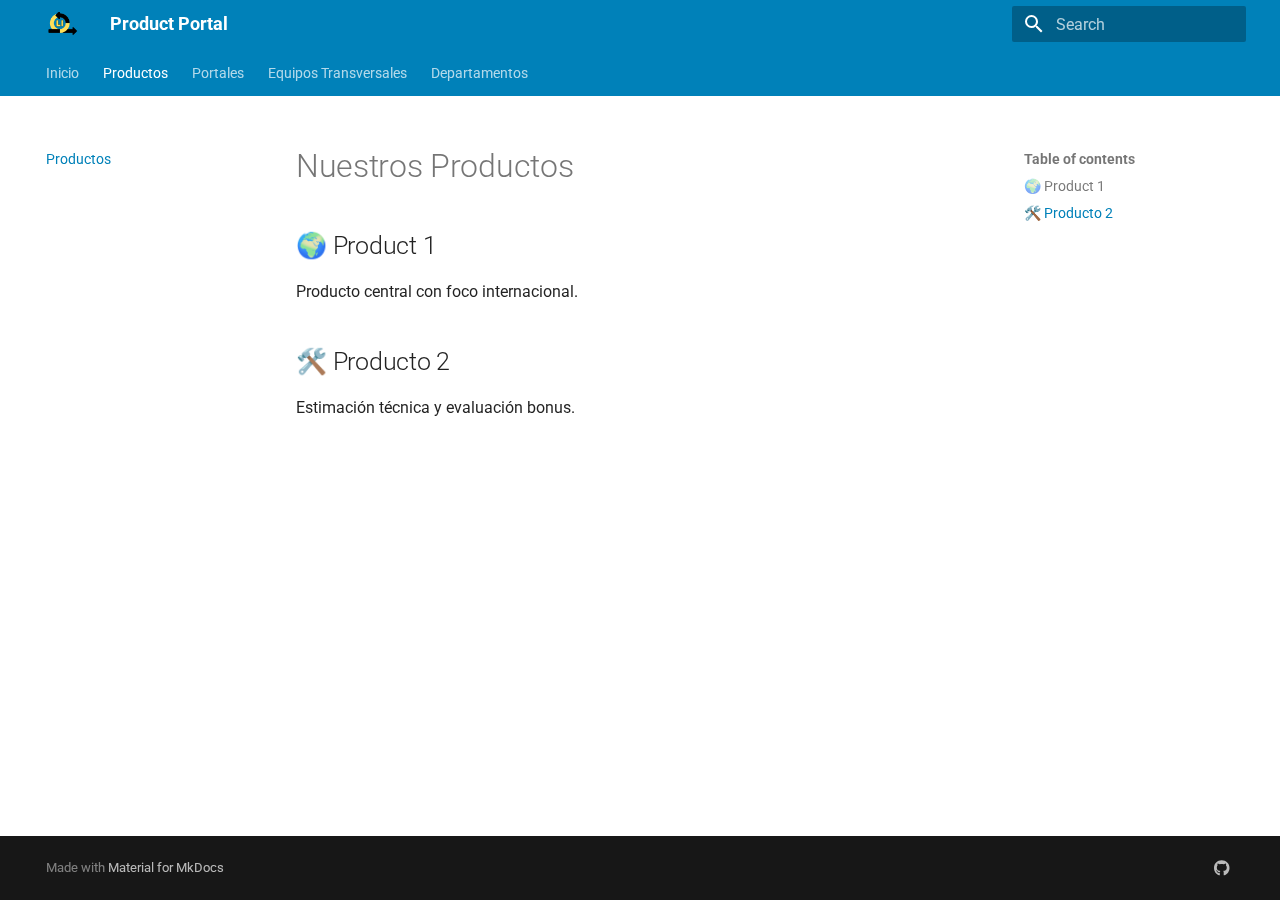
<file: productos/index.html>
<!doctype html>
<html lang="en" class="no-js">
  <head>
    
      <meta charset="utf-8">
      <meta name="viewport" content="width=device-width,initial-scale=1">
      
      
      
        <link rel="canonical" href="https://youfaska.github.io/productos/">
      
      
        <link rel="prev" href="..">
      
      
        <link rel="next" href="../portales/">
      
      
      <link rel="icon" href="../assets/favicon.ico">
      <meta name="generator" content="mkdocs-1.6.1, mkdocs-material-9.6.12">
    
    
      
        <title>Productos - Product Portal</title>
      
    
    
      <link rel="stylesheet" href="../assets/stylesheets/main.2afb09e1.min.css">
      
        
        <link rel="stylesheet" href="../assets/stylesheets/palette.06af60db.min.css">
      
      


    
    
      
    
    
      
        
        
        <link rel="preconnect" href="https://fonts.gstatic.com" crossorigin>
        <link rel="stylesheet" href="https://fonts.googleapis.com/css?family=Roboto:300,300i,400,400i,700,700i%7CRoboto+Mono:400,400i,700,700i&display=fallback">
        <style>:root{--md-text-font:"Roboto";--md-code-font:"Roboto Mono"}</style>
      
    
    
      <link rel="stylesheet" href="../stylesheets/extra.css">
    
    <script>__md_scope=new URL("..",location),__md_hash=e=>[...e].reduce(((e,_)=>(e<<5)-e+_.charCodeAt(0)),0),__md_get=(e,_=localStorage,t=__md_scope)=>JSON.parse(_.getItem(t.pathname+"."+e)),__md_set=(e,_,t=localStorage,a=__md_scope)=>{try{t.setItem(a.pathname+"."+e,JSON.stringify(_))}catch(e){}}</script>
    
      

    
    
    
  </head>
  
  
    
    
    
    
    
    <body dir="ltr" data-md-color-scheme="default" data-md-color-primary="custom" data-md-color-accent="light-blue">
  
    
    <input class="md-toggle" data-md-toggle="drawer" type="checkbox" id="__drawer" autocomplete="off">
    <input class="md-toggle" data-md-toggle="search" type="checkbox" id="__search" autocomplete="off">
    <label class="md-overlay" for="__drawer"></label>
    <div data-md-component="skip">
      
        
        <a href="#nuestros-productos" class="md-skip">
          Skip to content
        </a>
      
    </div>
    <div data-md-component="announce">
      
    </div>
    
    
      

<header class="md-header" data-md-component="header">
  <nav class="md-header__inner md-grid" aria-label="Header">
    <a href=".." title="Product Portal" class="md-header__button md-logo" aria-label="Product Portal" data-md-component="logo">
      
  <img src="../assets/logo.png" alt="logo">

    </a>
    <label class="md-header__button md-icon" for="__drawer">
      
      <svg xmlns="http://www.w3.org/2000/svg" viewBox="0 0 24 24"><path d="M3 6h18v2H3zm0 5h18v2H3zm0 5h18v2H3z"/></svg>
    </label>
    <div class="md-header__title" data-md-component="header-title">
      <div class="md-header__ellipsis">
        <div class="md-header__topic">
          <span class="md-ellipsis">
            Product Portal
          </span>
        </div>
        <div class="md-header__topic" data-md-component="header-topic">
          <span class="md-ellipsis">
            
              Productos
            
          </span>
        </div>
      </div>
    </div>
    
      
    
    
    
    
      
      
        <label class="md-header__button md-icon" for="__search">
          
          <svg xmlns="http://www.w3.org/2000/svg" viewBox="0 0 24 24"><path d="M9.5 3A6.5 6.5 0 0 1 16 9.5c0 1.61-.59 3.09-1.56 4.23l.27.27h.79l5 5-1.5 1.5-5-5v-.79l-.27-.27A6.52 6.52 0 0 1 9.5 16 6.5 6.5 0 0 1 3 9.5 6.5 6.5 0 0 1 9.5 3m0 2C7 5 5 7 5 9.5S7 14 9.5 14 14 12 14 9.5 12 5 9.5 5"/></svg>
        </label>
        <div class="md-search" data-md-component="search" role="dialog">
  <label class="md-search__overlay" for="__search"></label>
  <div class="md-search__inner" role="search">
    <form class="md-search__form" name="search">
      <input type="text" class="md-search__input" name="query" aria-label="Search" placeholder="Search" autocapitalize="off" autocorrect="off" autocomplete="off" spellcheck="false" data-md-component="search-query" required>
      <label class="md-search__icon md-icon" for="__search">
        
        <svg xmlns="http://www.w3.org/2000/svg" viewBox="0 0 24 24"><path d="M9.5 3A6.5 6.5 0 0 1 16 9.5c0 1.61-.59 3.09-1.56 4.23l.27.27h.79l5 5-1.5 1.5-5-5v-.79l-.27-.27A6.52 6.52 0 0 1 9.5 16 6.5 6.5 0 0 1 3 9.5 6.5 6.5 0 0 1 9.5 3m0 2C7 5 5 7 5 9.5S7 14 9.5 14 14 12 14 9.5 12 5 9.5 5"/></svg>
        
        <svg xmlns="http://www.w3.org/2000/svg" viewBox="0 0 24 24"><path d="M20 11v2H8l5.5 5.5-1.42 1.42L4.16 12l7.92-7.92L13.5 5.5 8 11z"/></svg>
      </label>
      <nav class="md-search__options" aria-label="Search">
        
        <button type="reset" class="md-search__icon md-icon" title="Clear" aria-label="Clear" tabindex="-1">
          
          <svg xmlns="http://www.w3.org/2000/svg" viewBox="0 0 24 24"><path d="M19 6.41 17.59 5 12 10.59 6.41 5 5 6.41 10.59 12 5 17.59 6.41 19 12 13.41 17.59 19 19 17.59 13.41 12z"/></svg>
        </button>
      </nav>
      
    </form>
    <div class="md-search__output">
      <div class="md-search__scrollwrap" tabindex="0" data-md-scrollfix>
        <div class="md-search-result" data-md-component="search-result">
          <div class="md-search-result__meta">
            Initializing search
          </div>
          <ol class="md-search-result__list" role="presentation"></ol>
        </div>
      </div>
    </div>
  </div>
</div>
      
    
    
  </nav>
  
</header>
    
    <div class="md-container" data-md-component="container">
      
      
        
          
            
<nav class="md-tabs" aria-label="Tabs" data-md-component="tabs">
  <div class="md-grid">
    <ul class="md-tabs__list">
      
        
  
  
  
  
    <li class="md-tabs__item">
      <a href=".." class="md-tabs__link">
        
  
  
    
  
  Inicio

      </a>
    </li>
  

      
        
  
  
  
    
  
  
    <li class="md-tabs__item md-tabs__item--active">
      <a href="./" class="md-tabs__link">
        
  
  
    
  
  Productos

      </a>
    </li>
  

      
        
  
  
  
  
    <li class="md-tabs__item">
      <a href="../portales/" class="md-tabs__link">
        
  
  
    
  
  Portales

      </a>
    </li>
  

      
        
  
  
  
  
    <li class="md-tabs__item">
      <a href="../transversal/" class="md-tabs__link">
        
  
  
    
  
  Equipos Transversales

      </a>
    </li>
  

      
        
  
  
  
  
    <li class="md-tabs__item">
      <a href="../departamentos/" class="md-tabs__link">
        
  
  
    
  
  Departamentos

      </a>
    </li>
  

      
    </ul>
  </div>
</nav>
          
        
      
      <main class="md-main" data-md-component="main">
        <div class="md-main__inner md-grid">
          
            
              
              <div class="md-sidebar md-sidebar--primary" data-md-component="sidebar" data-md-type="navigation" >
                <div class="md-sidebar__scrollwrap">
                  <div class="md-sidebar__inner">
                    


  


<nav class="md-nav md-nav--primary md-nav--lifted" aria-label="Navigation" data-md-level="0">
  <label class="md-nav__title" for="__drawer">
    <a href=".." title="Product Portal" class="md-nav__button md-logo" aria-label="Product Portal" data-md-component="logo">
      
  <img src="../assets/logo.png" alt="logo">

    </a>
    Product Portal
  </label>
  
  <ul class="md-nav__list" data-md-scrollfix>
    
      
      
  
  
  
  
    <li class="md-nav__item">
      <a href=".." class="md-nav__link">
        
  
  
  <span class="md-ellipsis">
    Inicio
    
  </span>
  

      </a>
    </li>
  

    
      
      
  
  
    
  
  
  
    <li class="md-nav__item md-nav__item--active">
      
      <input class="md-nav__toggle md-toggle" type="checkbox" id="__toc">
      
      
        
      
      
        <label class="md-nav__link md-nav__link--active" for="__toc">
          
  
  
  <span class="md-ellipsis">
    Productos
    
  </span>
  

          <span class="md-nav__icon md-icon"></span>
        </label>
      
      <a href="./" class="md-nav__link md-nav__link--active">
        
  
  
  <span class="md-ellipsis">
    Productos
    
  </span>
  

      </a>
      
        

<nav class="md-nav md-nav--secondary" aria-label="Table of contents">
  
  
  
    
  
  
    <label class="md-nav__title" for="__toc">
      <span class="md-nav__icon md-icon"></span>
      Table of contents
    </label>
    <ul class="md-nav__list" data-md-component="toc" data-md-scrollfix>
      
        <li class="md-nav__item">
  <a href="#product-1" class="md-nav__link">
    <span class="md-ellipsis">
      🌍 Product 1
    </span>
  </a>
  
</li>
      
        <li class="md-nav__item">
  <a href="#producto-2" class="md-nav__link">
    <span class="md-ellipsis">
      🛠️ Producto 2
    </span>
  </a>
  
</li>
      
    </ul>
  
</nav>
      
    </li>
  

    
      
      
  
  
  
  
    <li class="md-nav__item">
      <a href="../portales/" class="md-nav__link">
        
  
  
  <span class="md-ellipsis">
    Portales
    
  </span>
  

      </a>
    </li>
  

    
      
      
  
  
  
  
    <li class="md-nav__item">
      <a href="../transversal/" class="md-nav__link">
        
  
  
  <span class="md-ellipsis">
    Equipos Transversales
    
  </span>
  

      </a>
    </li>
  

    
      
      
  
  
  
  
    <li class="md-nav__item">
      <a href="../departamentos/" class="md-nav__link">
        
  
  
  <span class="md-ellipsis">
    Departamentos
    
  </span>
  

      </a>
    </li>
  

    
  </ul>
</nav>
                  </div>
                </div>
              </div>
            
            
              
              <div class="md-sidebar md-sidebar--secondary" data-md-component="sidebar" data-md-type="toc" >
                <div class="md-sidebar__scrollwrap">
                  <div class="md-sidebar__inner">
                    

<nav class="md-nav md-nav--secondary" aria-label="Table of contents">
  
  
  
    
  
  
    <label class="md-nav__title" for="__toc">
      <span class="md-nav__icon md-icon"></span>
      Table of contents
    </label>
    <ul class="md-nav__list" data-md-component="toc" data-md-scrollfix>
      
        <li class="md-nav__item">
  <a href="#product-1" class="md-nav__link">
    <span class="md-ellipsis">
      🌍 Product 1
    </span>
  </a>
  
</li>
      
        <li class="md-nav__item">
  <a href="#producto-2" class="md-nav__link">
    <span class="md-ellipsis">
      🛠️ Producto 2
    </span>
  </a>
  
</li>
      
    </ul>
  
</nav>
                  </div>
                </div>
              </div>
            
          
          
            <div class="md-content" data-md-component="content">
              <article class="md-content__inner md-typeset">
                
                  



<h1 id="nuestros-productos">Nuestros Productos</h1>
<h2 id="product-1">🌍 Product 1</h2>
<p>Producto central con foco internacional.</p>
<h2 id="producto-2">🛠️ Producto 2</h2>
<p>Estimación técnica y evaluación bonus.</p>












                
              </article>
            </div>
          
          
<script>var target=document.getElementById(location.hash.slice(1));target&&target.name&&(target.checked=target.name.startsWith("__tabbed_"))</script>
        </div>
        
          <button type="button" class="md-top md-icon" data-md-component="top" hidden>
  
  <svg xmlns="http://www.w3.org/2000/svg" viewBox="0 0 24 24"><path d="M13 20h-2V8l-5.5 5.5-1.42-1.42L12 4.16l7.92 7.92-1.42 1.42L13 8z"/></svg>
  Back to top
</button>
        
      </main>
      
        <footer class="md-footer">
  
  <div class="md-footer-meta md-typeset">
    <div class="md-footer-meta__inner md-grid">
      <div class="md-copyright">
  
  
    Made with
    <a href="https://squidfunk.github.io/mkdocs-material/" target="_blank" rel="noopener">
      Material for MkDocs
    </a>
  
</div>
      
        <div class="md-social">
  
    
    
    
    
      
      
    
    <a href="https://github.com/youfaska" target="_blank" rel="noopener" title="github.com" class="md-social__link">
      <svg xmlns="http://www.w3.org/2000/svg" viewBox="0 0 496 512"><!--! Font Awesome Free 6.7.2 by @fontawesome - https://fontawesome.com License - https://fontawesome.com/license/free (Icons: CC BY 4.0, Fonts: SIL OFL 1.1, Code: MIT License) Copyright 2024 Fonticons, Inc.--><path d="M165.9 397.4c0 2-2.3 3.6-5.2 3.6-3.3.3-5.6-1.3-5.6-3.6 0-2 2.3-3.6 5.2-3.6 3-.3 5.6 1.3 5.6 3.6m-31.1-4.5c-.7 2 1.3 4.3 4.3 4.9 2.6 1 5.6 0 6.2-2s-1.3-4.3-4.3-5.2c-2.6-.7-5.5.3-6.2 2.3m44.2-1.7c-2.9.7-4.9 2.6-4.6 4.9.3 2 2.9 3.3 5.9 2.6 2.9-.7 4.9-2.6 4.6-4.6-.3-1.9-3-3.2-5.9-2.9M244.8 8C106.1 8 0 113.3 0 252c0 110.9 69.8 205.8 169.5 239.2 12.8 2.3 17.3-5.6 17.3-12.1 0-6.2-.3-40.4-.3-61.4 0 0-70 15-84.7-29.8 0 0-11.4-29.1-27.8-36.6 0 0-22.9-15.7 1.6-15.4 0 0 24.9 2 38.6 25.8 21.9 38.6 58.6 27.5 72.9 20.9 2.3-16 8.8-27.1 16-33.7-55.9-6.2-112.3-14.3-112.3-110.5 0-27.5 7.6-41.3 23.6-58.9-2.6-6.5-11.1-33.3 2.6-67.9 20.9-6.5 69 27 69 27 20-5.6 41.5-8.5 62.8-8.5s42.8 2.9 62.8 8.5c0 0 48.1-33.6 69-27 13.7 34.7 5.2 61.4 2.6 67.9 16 17.7 25.8 31.5 25.8 58.9 0 96.5-58.9 104.2-114.8 110.5 9.2 7.9 17 22.9 17 46.4 0 33.7-.3 75.4-.3 83.6 0 6.5 4.6 14.4 17.3 12.1C428.2 457.8 496 362.9 496 252 496 113.3 383.5 8 244.8 8M97.2 352.9c-1.3 1-1 3.3.7 5.2 1.6 1.6 3.9 2.3 5.2 1 1.3-1 1-3.3-.7-5.2-1.6-1.6-3.9-2.3-5.2-1m-10.8-8.1c-.7 1.3.3 2.9 2.3 3.9 1.6 1 3.6.7 4.3-.7.7-1.3-.3-2.9-2.3-3.9-2-.6-3.6-.3-4.3.7m32.4 35.6c-1.6 1.3-1 4.3 1.3 6.2 2.3 2.3 5.2 2.6 6.5 1 1.3-1.3.7-4.3-1.3-6.2-2.2-2.3-5.2-2.6-6.5-1m-11.4-14.7c-1.6 1-1.6 3.6 0 5.9s4.3 3.3 5.6 2.3c1.6-1.3 1.6-3.9 0-6.2-1.4-2.3-4-3.3-5.6-2"/></svg>
    </a>
  
</div>
      
    </div>
  </div>
</footer>
      
    </div>
    <div class="md-dialog" data-md-component="dialog">
      <div class="md-dialog__inner md-typeset"></div>
    </div>
    
    
    
      
      <script id="__config" type="application/json">{"base": "..", "features": ["navigation.top", "navigation.tabs", "navigation.instant", "content.code.copy"], "search": "../assets/javascripts/workers/search.f8cc74c7.min.js", "tags": null, "translations": {"clipboard.copied": "Copied to clipboard", "clipboard.copy": "Copy to clipboard", "search.result.more.one": "1 more on this page", "search.result.more.other": "# more on this page", "search.result.none": "No matching documents", "search.result.one": "1 matching document", "search.result.other": "# matching documents", "search.result.placeholder": "Type to start searching", "search.result.term.missing": "Missing", "select.version": "Select version"}, "version": null}</script>
    
    
      <script src="../assets/javascripts/bundle.c8b220af.min.js"></script>
      
    
  </body>
</html>
</file>
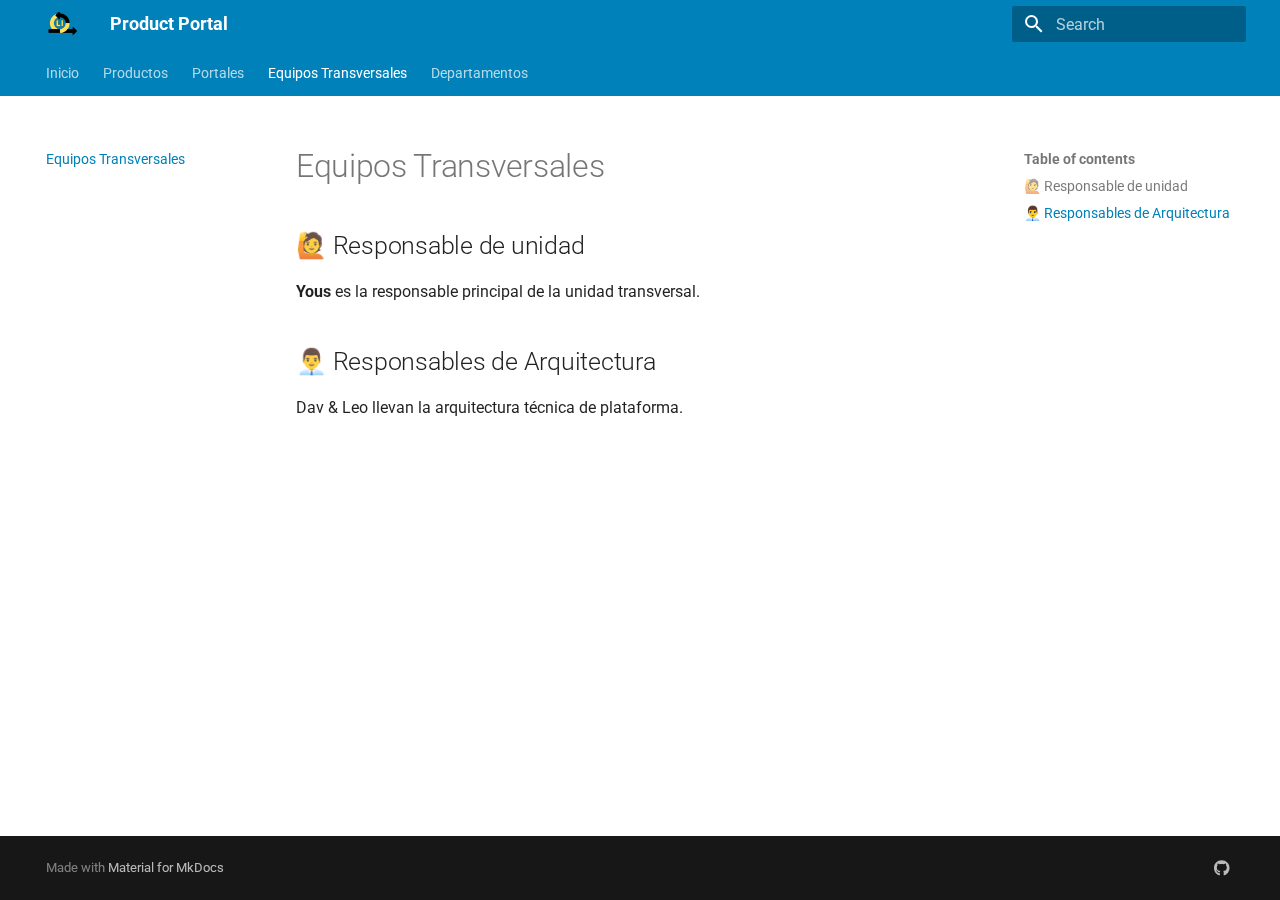
<file: transversal/index.html>
<!doctype html>
<html lang="en" class="no-js">
  <head>
    
      <meta charset="utf-8">
      <meta name="viewport" content="width=device-width,initial-scale=1">
      
      
      
        <link rel="canonical" href="https://youfaska.github.io/transversal/">
      
      
        <link rel="prev" href="../portales/">
      
      
        <link rel="next" href="../departamentos/">
      
      
      <link rel="icon" href="../assets/favicon.ico">
      <meta name="generator" content="mkdocs-1.6.1, mkdocs-material-9.6.12">
    
    
      
        <title>Equipos Transversales - Product Portal</title>
      
    
    
      <link rel="stylesheet" href="../assets/stylesheets/main.2afb09e1.min.css">
      
        
        <link rel="stylesheet" href="../assets/stylesheets/palette.06af60db.min.css">
      
      


    
    
      
    
    
      
        
        
        <link rel="preconnect" href="https://fonts.gstatic.com" crossorigin>
        <link rel="stylesheet" href="https://fonts.googleapis.com/css?family=Roboto:300,300i,400,400i,700,700i%7CRoboto+Mono:400,400i,700,700i&display=fallback">
        <style>:root{--md-text-font:"Roboto";--md-code-font:"Roboto Mono"}</style>
      
    
    
      <link rel="stylesheet" href="../stylesheets/extra.css">
    
    <script>__md_scope=new URL("..",location),__md_hash=e=>[...e].reduce(((e,_)=>(e<<5)-e+_.charCodeAt(0)),0),__md_get=(e,_=localStorage,t=__md_scope)=>JSON.parse(_.getItem(t.pathname+"."+e)),__md_set=(e,_,t=localStorage,a=__md_scope)=>{try{t.setItem(a.pathname+"."+e,JSON.stringify(_))}catch(e){}}</script>
    
      

    
    
    
  </head>
  
  
    
    
    
    
    
    <body dir="ltr" data-md-color-scheme="default" data-md-color-primary="custom" data-md-color-accent="light-blue">
  
    
    <input class="md-toggle" data-md-toggle="drawer" type="checkbox" id="__drawer" autocomplete="off">
    <input class="md-toggle" data-md-toggle="search" type="checkbox" id="__search" autocomplete="off">
    <label class="md-overlay" for="__drawer"></label>
    <div data-md-component="skip">
      
        
        <a href="#equipos-transversales" class="md-skip">
          Skip to content
        </a>
      
    </div>
    <div data-md-component="announce">
      
    </div>
    
    
      

<header class="md-header" data-md-component="header">
  <nav class="md-header__inner md-grid" aria-label="Header">
    <a href=".." title="Product Portal" class="md-header__button md-logo" aria-label="Product Portal" data-md-component="logo">
      
  <img src="../assets/logo.png" alt="logo">

    </a>
    <label class="md-header__button md-icon" for="__drawer">
      
      <svg xmlns="http://www.w3.org/2000/svg" viewBox="0 0 24 24"><path d="M3 6h18v2H3zm0 5h18v2H3zm0 5h18v2H3z"/></svg>
    </label>
    <div class="md-header__title" data-md-component="header-title">
      <div class="md-header__ellipsis">
        <div class="md-header__topic">
          <span class="md-ellipsis">
            Product Portal
          </span>
        </div>
        <div class="md-header__topic" data-md-component="header-topic">
          <span class="md-ellipsis">
            
              Equipos Transversales
            
          </span>
        </div>
      </div>
    </div>
    
      
    
    
    
    
      
      
        <label class="md-header__button md-icon" for="__search">
          
          <svg xmlns="http://www.w3.org/2000/svg" viewBox="0 0 24 24"><path d="M9.5 3A6.5 6.5 0 0 1 16 9.5c0 1.61-.59 3.09-1.56 4.23l.27.27h.79l5 5-1.5 1.5-5-5v-.79l-.27-.27A6.52 6.52 0 0 1 9.5 16 6.5 6.5 0 0 1 3 9.5 6.5 6.5 0 0 1 9.5 3m0 2C7 5 5 7 5 9.5S7 14 9.5 14 14 12 14 9.5 12 5 9.5 5"/></svg>
        </label>
        <div class="md-search" data-md-component="search" role="dialog">
  <label class="md-search__overlay" for="__search"></label>
  <div class="md-search__inner" role="search">
    <form class="md-search__form" name="search">
      <input type="text" class="md-search__input" name="query" aria-label="Search" placeholder="Search" autocapitalize="off" autocorrect="off" autocomplete="off" spellcheck="false" data-md-component="search-query" required>
      <label class="md-search__icon md-icon" for="__search">
        
        <svg xmlns="http://www.w3.org/2000/svg" viewBox="0 0 24 24"><path d="M9.5 3A6.5 6.5 0 0 1 16 9.5c0 1.61-.59 3.09-1.56 4.23l.27.27h.79l5 5-1.5 1.5-5-5v-.79l-.27-.27A6.52 6.52 0 0 1 9.5 16 6.5 6.5 0 0 1 3 9.5 6.5 6.5 0 0 1 9.5 3m0 2C7 5 5 7 5 9.5S7 14 9.5 14 14 12 14 9.5 12 5 9.5 5"/></svg>
        
        <svg xmlns="http://www.w3.org/2000/svg" viewBox="0 0 24 24"><path d="M20 11v2H8l5.5 5.5-1.42 1.42L4.16 12l7.92-7.92L13.5 5.5 8 11z"/></svg>
      </label>
      <nav class="md-search__options" aria-label="Search">
        
        <button type="reset" class="md-search__icon md-icon" title="Clear" aria-label="Clear" tabindex="-1">
          
          <svg xmlns="http://www.w3.org/2000/svg" viewBox="0 0 24 24"><path d="M19 6.41 17.59 5 12 10.59 6.41 5 5 6.41 10.59 12 5 17.59 6.41 19 12 13.41 17.59 19 19 17.59 13.41 12z"/></svg>
        </button>
      </nav>
      
    </form>
    <div class="md-search__output">
      <div class="md-search__scrollwrap" tabindex="0" data-md-scrollfix>
        <div class="md-search-result" data-md-component="search-result">
          <div class="md-search-result__meta">
            Initializing search
          </div>
          <ol class="md-search-result__list" role="presentation"></ol>
        </div>
      </div>
    </div>
  </div>
</div>
      
    
    
  </nav>
  
</header>
    
    <div class="md-container" data-md-component="container">
      
      
        
          
            
<nav class="md-tabs" aria-label="Tabs" data-md-component="tabs">
  <div class="md-grid">
    <ul class="md-tabs__list">
      
        
  
  
  
  
    <li class="md-tabs__item">
      <a href=".." class="md-tabs__link">
        
  
  
    
  
  Inicio

      </a>
    </li>
  

      
        
  
  
  
  
    <li class="md-tabs__item">
      <a href="../productos/" class="md-tabs__link">
        
  
  
    
  
  Productos

      </a>
    </li>
  

      
        
  
  
  
  
    <li class="md-tabs__item">
      <a href="../portales/" class="md-tabs__link">
        
  
  
    
  
  Portales

      </a>
    </li>
  

      
        
  
  
  
    
  
  
    <li class="md-tabs__item md-tabs__item--active">
      <a href="./" class="md-tabs__link">
        
  
  
    
  
  Equipos Transversales

      </a>
    </li>
  

      
        
  
  
  
  
    <li class="md-tabs__item">
      <a href="../departamentos/" class="md-tabs__link">
        
  
  
    
  
  Departamentos

      </a>
    </li>
  

      
    </ul>
  </div>
</nav>
          
        
      
      <main class="md-main" data-md-component="main">
        <div class="md-main__inner md-grid">
          
            
              
              <div class="md-sidebar md-sidebar--primary" data-md-component="sidebar" data-md-type="navigation" >
                <div class="md-sidebar__scrollwrap">
                  <div class="md-sidebar__inner">
                    


  


<nav class="md-nav md-nav--primary md-nav--lifted" aria-label="Navigation" data-md-level="0">
  <label class="md-nav__title" for="__drawer">
    <a href=".." title="Product Portal" class="md-nav__button md-logo" aria-label="Product Portal" data-md-component="logo">
      
  <img src="../assets/logo.png" alt="logo">

    </a>
    Product Portal
  </label>
  
  <ul class="md-nav__list" data-md-scrollfix>
    
      
      
  
  
  
  
    <li class="md-nav__item">
      <a href=".." class="md-nav__link">
        
  
  
  <span class="md-ellipsis">
    Inicio
    
  </span>
  

      </a>
    </li>
  

    
      
      
  
  
  
  
    <li class="md-nav__item">
      <a href="../productos/" class="md-nav__link">
        
  
  
  <span class="md-ellipsis">
    Productos
    
  </span>
  

      </a>
    </li>
  

    
      
      
  
  
  
  
    <li class="md-nav__item">
      <a href="../portales/" class="md-nav__link">
        
  
  
  <span class="md-ellipsis">
    Portales
    
  </span>
  

      </a>
    </li>
  

    
      
      
  
  
    
  
  
  
    <li class="md-nav__item md-nav__item--active">
      
      <input class="md-nav__toggle md-toggle" type="checkbox" id="__toc">
      
      
        
      
      
        <label class="md-nav__link md-nav__link--active" for="__toc">
          
  
  
  <span class="md-ellipsis">
    Equipos Transversales
    
  </span>
  

          <span class="md-nav__icon md-icon"></span>
        </label>
      
      <a href="./" class="md-nav__link md-nav__link--active">
        
  
  
  <span class="md-ellipsis">
    Equipos Transversales
    
  </span>
  

      </a>
      
        

<nav class="md-nav md-nav--secondary" aria-label="Table of contents">
  
  
  
    
  
  
    <label class="md-nav__title" for="__toc">
      <span class="md-nav__icon md-icon"></span>
      Table of contents
    </label>
    <ul class="md-nav__list" data-md-component="toc" data-md-scrollfix>
      
        <li class="md-nav__item">
  <a href="#responsable-de-unidad" class="md-nav__link">
    <span class="md-ellipsis">
      🙋 Responsable de unidad
    </span>
  </a>
  
</li>
      
        <li class="md-nav__item">
  <a href="#responsables-de-arquitectura" class="md-nav__link">
    <span class="md-ellipsis">
      👨‍💼 Responsables de Arquitectura
    </span>
  </a>
  
</li>
      
    </ul>
  
</nav>
      
    </li>
  

    
      
      
  
  
  
  
    <li class="md-nav__item">
      <a href="../departamentos/" class="md-nav__link">
        
  
  
  <span class="md-ellipsis">
    Departamentos
    
  </span>
  

      </a>
    </li>
  

    
  </ul>
</nav>
                  </div>
                </div>
              </div>
            
            
              
              <div class="md-sidebar md-sidebar--secondary" data-md-component="sidebar" data-md-type="toc" >
                <div class="md-sidebar__scrollwrap">
                  <div class="md-sidebar__inner">
                    

<nav class="md-nav md-nav--secondary" aria-label="Table of contents">
  
  
  
    
  
  
    <label class="md-nav__title" for="__toc">
      <span class="md-nav__icon md-icon"></span>
      Table of contents
    </label>
    <ul class="md-nav__list" data-md-component="toc" data-md-scrollfix>
      
        <li class="md-nav__item">
  <a href="#responsable-de-unidad" class="md-nav__link">
    <span class="md-ellipsis">
      🙋 Responsable de unidad
    </span>
  </a>
  
</li>
      
        <li class="md-nav__item">
  <a href="#responsables-de-arquitectura" class="md-nav__link">
    <span class="md-ellipsis">
      👨‍💼 Responsables de Arquitectura
    </span>
  </a>
  
</li>
      
    </ul>
  
</nav>
                  </div>
                </div>
              </div>
            
          
          
            <div class="md-content" data-md-component="content">
              <article class="md-content__inner md-typeset">
                
                  



<h1 id="equipos-transversales">Equipos Transversales</h1>
<h2 id="responsable-de-unidad">🙋 Responsable de unidad</h2>
<p><strong>Yous</strong> es la responsable principal de la unidad transversal.</p>
<h2 id="responsables-de-arquitectura">👨‍💼 Responsables de Arquitectura</h2>
<p>Dav &amp; Leo llevan la arquitectura técnica de plataforma.</p>












                
              </article>
            </div>
          
          
<script>var target=document.getElementById(location.hash.slice(1));target&&target.name&&(target.checked=target.name.startsWith("__tabbed_"))</script>
        </div>
        
          <button type="button" class="md-top md-icon" data-md-component="top" hidden>
  
  <svg xmlns="http://www.w3.org/2000/svg" viewBox="0 0 24 24"><path d="M13 20h-2V8l-5.5 5.5-1.42-1.42L12 4.16l7.92 7.92-1.42 1.42L13 8z"/></svg>
  Back to top
</button>
        
      </main>
      
        <footer class="md-footer">
  
  <div class="md-footer-meta md-typeset">
    <div class="md-footer-meta__inner md-grid">
      <div class="md-copyright">
  
  
    Made with
    <a href="https://squidfunk.github.io/mkdocs-material/" target="_blank" rel="noopener">
      Material for MkDocs
    </a>
  
</div>
      
        <div class="md-social">
  
    
    
    
    
      
      
    
    <a href="https://github.com/youfaska" target="_blank" rel="noopener" title="github.com" class="md-social__link">
      <svg xmlns="http://www.w3.org/2000/svg" viewBox="0 0 496 512"><!--! Font Awesome Free 6.7.2 by @fontawesome - https://fontawesome.com License - https://fontawesome.com/license/free (Icons: CC BY 4.0, Fonts: SIL OFL 1.1, Code: MIT License) Copyright 2024 Fonticons, Inc.--><path d="M165.9 397.4c0 2-2.3 3.6-5.2 3.6-3.3.3-5.6-1.3-5.6-3.6 0-2 2.3-3.6 5.2-3.6 3-.3 5.6 1.3 5.6 3.6m-31.1-4.5c-.7 2 1.3 4.3 4.3 4.9 2.6 1 5.6 0 6.2-2s-1.3-4.3-4.3-5.2c-2.6-.7-5.5.3-6.2 2.3m44.2-1.7c-2.9.7-4.9 2.6-4.6 4.9.3 2 2.9 3.3 5.9 2.6 2.9-.7 4.9-2.6 4.6-4.6-.3-1.9-3-3.2-5.9-2.9M244.8 8C106.1 8 0 113.3 0 252c0 110.9 69.8 205.8 169.5 239.2 12.8 2.3 17.3-5.6 17.3-12.1 0-6.2-.3-40.4-.3-61.4 0 0-70 15-84.7-29.8 0 0-11.4-29.1-27.8-36.6 0 0-22.9-15.7 1.6-15.4 0 0 24.9 2 38.6 25.8 21.9 38.6 58.6 27.5 72.9 20.9 2.3-16 8.8-27.1 16-33.7-55.9-6.2-112.3-14.3-112.3-110.5 0-27.5 7.6-41.3 23.6-58.9-2.6-6.5-11.1-33.3 2.6-67.9 20.9-6.5 69 27 69 27 20-5.6 41.5-8.5 62.8-8.5s42.8 2.9 62.8 8.5c0 0 48.1-33.6 69-27 13.7 34.7 5.2 61.4 2.6 67.9 16 17.7 25.8 31.5 25.8 58.9 0 96.5-58.9 104.2-114.8 110.5 9.2 7.9 17 22.9 17 46.4 0 33.7-.3 75.4-.3 83.6 0 6.5 4.6 14.4 17.3 12.1C428.2 457.8 496 362.9 496 252 496 113.3 383.5 8 244.8 8M97.2 352.9c-1.3 1-1 3.3.7 5.2 1.6 1.6 3.9 2.3 5.2 1 1.3-1 1-3.3-.7-5.2-1.6-1.6-3.9-2.3-5.2-1m-10.8-8.1c-.7 1.3.3 2.9 2.3 3.9 1.6 1 3.6.7 4.3-.7.7-1.3-.3-2.9-2.3-3.9-2-.6-3.6-.3-4.3.7m32.4 35.6c-1.6 1.3-1 4.3 1.3 6.2 2.3 2.3 5.2 2.6 6.5 1 1.3-1.3.7-4.3-1.3-6.2-2.2-2.3-5.2-2.6-6.5-1m-11.4-14.7c-1.6 1-1.6 3.6 0 5.9s4.3 3.3 5.6 2.3c1.6-1.3 1.6-3.9 0-6.2-1.4-2.3-4-3.3-5.6-2"/></svg>
    </a>
  
</div>
      
    </div>
  </div>
</footer>
      
    </div>
    <div class="md-dialog" data-md-component="dialog">
      <div class="md-dialog__inner md-typeset"></div>
    </div>
    
    
    
      
      <script id="__config" type="application/json">{"base": "..", "features": ["navigation.top", "navigation.tabs", "navigation.instant", "content.code.copy"], "search": "../assets/javascripts/workers/search.f8cc74c7.min.js", "tags": null, "translations": {"clipboard.copied": "Copied to clipboard", "clipboard.copy": "Copy to clipboard", "search.result.more.one": "1 more on this page", "search.result.more.other": "# more on this page", "search.result.none": "No matching documents", "search.result.one": "1 matching document", "search.result.other": "# matching documents", "search.result.placeholder": "Type to start searching", "search.result.term.missing": "Missing", "select.version": "Select version"}, "version": null}</script>
    
    
      <script src="../assets/javascripts/bundle.c8b220af.min.js"></script>
      
    
  </body>
</html>
</file>
<file: stylesheets/extra.css>
:root {
  --md-primary-fg-color: #0081b9;
  --md-primary-fg-color--light: #33b0df;
  --md-primary-fg-color--dark: #005e85;
}
</file>
<file: assets/stylesheets/main.2afb09e1.min.css>
@charset "UTF-8";html{-webkit-text-size-adjust:none;-moz-text-size-adjust:none;text-size-adjust:none;box-sizing:border-box}*,:after,:before{box-sizing:inherit}@media (prefers-reduced-motion){*,:after,:before{transition:none!important}}body{margin:0}a,button,input,label{-webkit-tap-highlight-color:transparent}a{color:inherit;text-decoration:none}hr{border:0;box-sizing:initial;display:block;height:.05rem;overflow:visible;padding:0}small{font-size:80%}sub,sup{line-height:1em}img{border-style:none}table{border-collapse:initial;border-spacing:0}td,th{font-weight:400;vertical-align:top}button{background:#0000;border:0;font-family:inherit;font-size:inherit;margin:0;padding:0}input{border:0;outline:none}:root{--md-primary-fg-color:#4051b5;--md-primary-fg-color--light:#5d6cc0;--md-primary-fg-color--dark:#303fa1;--md-primary-bg-color:#fff;--md-primary-bg-color--light:#ffffffb3;--md-accent-fg-color:#526cfe;--md-accent-fg-color--transparent:#526cfe1a;--md-accent-bg-color:#fff;--md-accent-bg-color--light:#ffffffb3}[data-md-color-scheme=default]{color-scheme:light}[data-md-color-scheme=default] img[src$="#gh-dark-mode-only"],[data-md-color-scheme=default] img[src$="#only-dark"]{display:none}:root,[data-md-color-scheme=default]{--md-hue:225deg;--md-default-fg-color:#000000de;--md-default-fg-color--light:#0000008a;--md-default-fg-color--lighter:#00000052;--md-default-fg-color--lightest:#00000012;--md-default-bg-color:#fff;--md-default-bg-color--light:#ffffffb3;--md-default-bg-color--lighter:#ffffff4d;--md-default-bg-color--lightest:#ffffff1f;--md-code-fg-color:#36464e;--md-code-bg-color:#f5f5f5;--md-code-hl-color:#4287ff;--md-code-hl-color--light:#4287ff1a;--md-code-hl-number-color:#d52a2a;--md-code-hl-special-color:#db1457;--md-code-hl-function-color:#a846b9;--md-code-hl-constant-color:#6e59d9;--md-code-hl-keyword-color:#3f6ec6;--md-code-hl-string-color:#1c7d4d;--md-code-hl-name-color:var(--md-code-fg-color);--md-code-hl-operator-color:var(--md-default-fg-color--light);--md-code-hl-punctuation-color:var(--md-default-fg-color--light);--md-code-hl-comment-color:var(--md-default-fg-color--light);--md-code-hl-generic-color:var(--md-default-fg-color--light);--md-code-hl-variable-color:var(--md-default-fg-color--light);--md-typeset-color:var(--md-default-fg-color);--md-typeset-a-color:var(--md-primary-fg-color);--md-typeset-del-color:#f5503d26;--md-typeset-ins-color:#0bd57026;--md-typeset-kbd-color:#fafafa;--md-typeset-kbd-accent-color:#fff;--md-typeset-kbd-border-color:#b8b8b8;--md-typeset-mark-color:#ffff0080;--md-typeset-table-color:#0000001f;--md-typeset-table-color--light:rgba(0,0,0,.035);--md-admonition-fg-color:var(--md-default-fg-color);--md-admonition-bg-color:var(--md-default-bg-color);--md-warning-fg-color:#000000de;--md-warning-bg-color:#ff9;--md-footer-fg-color:#fff;--md-footer-fg-color--light:#ffffffb3;--md-footer-fg-color--lighter:#ffffff73;--md-footer-bg-color:#000000de;--md-footer-bg-color--dark:#00000052;--md-shadow-z1:0 0.2rem 0.5rem #0000000d,0 0 0.05rem #0000001a;--md-shadow-z2:0 0.2rem 0.5rem #0000001a,0 0 0.05rem #00000040;--md-shadow-z3:0 0.2rem 0.5rem #0003,0 0 0.05rem #00000059}.md-icon svg{fill:currentcolor;display:block;height:1.2rem;width:1.2rem}body{-webkit-font-smoothing:antialiased;-moz-osx-font-smoothing:grayscale;--md-text-font-family:var(--md-text-font,_),-apple-system,BlinkMacSystemFont,Helvetica,Arial,sans-serif;--md-code-font-family:var(--md-code-font,_),SFMono-Regular,Consolas,Menlo,monospace}aside,body,input{font-feature-settings:"kern","liga";color:var(--md-typeset-color);font-family:var(--md-text-font-family)}code,kbd,pre{font-feature-settings:"kern";font-family:var(--md-code-font-family)}:root{--md-typeset-table-sort-icon:url('data:image/svg+xml;charset=utf-8,<svg xmlns="http://www.w3.org/2000/svg" viewBox="0 0 24 24"><path d="m18 21-4-4h3V7h-3l4-4 4 4h-3v10h3M2 19v-2h10v2M2 13v-2h7v2M2 7V5h4v2z"/></svg>');--md-typeset-table-sort-icon--asc:url('data:image/svg+xml;charset=utf-8,<svg xmlns="http://www.w3.org/2000/svg" viewBox="0 0 24 24"><path d="M19 17h3l-4 4-4-4h3V3h2M2 17h10v2H2M6 5v2H2V5m0 6h7v2H2z"/></svg>');--md-typeset-table-sort-icon--desc:url('data:image/svg+xml;charset=utf-8,<svg xmlns="http://www.w3.org/2000/svg" viewBox="0 0 24 24"><path d="M19 7h3l-4-4-4 4h3v14h2M2 17h10v2H2M6 5v2H2V5m0 6h7v2H2z"/></svg>')}.md-typeset{-webkit-print-color-adjust:exact;color-adjust:exact;font-size:.8rem;line-height:1.6;overflow-wrap:break-word}@media print{.md-typeset{font-size:.68rem}}.md-typeset blockquote,.md-typeset dl,.md-typeset figure,.md-typeset ol,.md-typeset pre,.md-typeset ul{margin-bottom:1em;margin-top:1em}.md-typeset h1{color:var(--md-default-fg-color--light);font-size:2em;line-height:1.3;margin:0 0 1.25em}.md-typeset h1,.md-typeset h2{font-weight:300;letter-spacing:-.01em}.md-typeset h2{font-size:1.5625em;line-height:1.4;margin:1.6em 0 .64em}.md-typeset h3{font-size:1.25em;font-weight:400;letter-spacing:-.01em;line-height:1.5;margin:1.6em 0 .8em}.md-typeset h2+h3{margin-top:.8em}.md-typeset h4{font-weight:700;letter-spacing:-.01em;margin:1em 0}.md-typeset h5,.md-typeset h6{color:var(--md-default-fg-color--light);font-size:.8em;font-weight:700;letter-spacing:-.01em;margin:1.25em 0}.md-typeset h5{text-transform:uppercase}.md-typeset h5 code{text-transform:none}.md-typeset hr{border-bottom:.05rem solid var(--md-default-fg-color--lightest);display:flow-root;margin:1.5em 0}.md-typeset a{color:var(--md-typeset-a-color);word-break:break-word}.md-typeset a,.md-typeset a:before{transition:color 125ms}.md-typeset a:focus,.md-typeset a:hover{color:var(--md-accent-fg-color)}.md-typeset a:focus code,.md-typeset a:hover code{background-color:var(--md-accent-fg-color--transparent)}.md-typeset a code{color:currentcolor;transition:background-color 125ms}.md-typeset a.focus-visible{outline-color:var(--md-accent-fg-color);outline-offset:.2rem}.md-typeset code,.md-typeset kbd,.md-typeset pre{color:var(--md-code-fg-color);direction:ltr;font-variant-ligatures:none}@media print{.md-typeset code,.md-typeset kbd,.md-typeset pre{white-space:pre-wrap}}.md-typeset code{background-color:var(--md-code-bg-color);border-radius:.1rem;-webkit-box-decoration-break:clone;box-decoration-break:clone;font-size:.85em;padding:0 .2941176471em;word-break:break-word}.md-typeset code:not(.focus-visible){-webkit-tap-highlight-color:transparent;outline:none}.md-typeset pre{display:flow-root;line-height:1.4;position:relative}.md-typeset pre>code{-webkit-box-decoration-break:slice;box-decoration-break:slice;box-shadow:none;display:block;margin:0;outline-color:var(--md-accent-fg-color);overflow:auto;padding:.7720588235em 1.1764705882em;scrollbar-color:var(--md-default-fg-color--lighter) #0000;scrollbar-width:thin;touch-action:auto;word-break:normal}.md-typeset pre>code:hover{scrollbar-color:var(--md-accent-fg-color) #0000}.md-typeset pre>code::-webkit-scrollbar{height:.2rem;width:.2rem}.md-typeset pre>code::-webkit-scrollbar-thumb{background-color:var(--md-default-fg-color--lighter)}.md-typeset pre>code::-webkit-scrollbar-thumb:hover{background-color:var(--md-accent-fg-color)}.md-typeset kbd{background-color:var(--md-typeset-kbd-color);border-radius:.1rem;box-shadow:0 .1rem 0 .05rem var(--md-typeset-kbd-border-color),0 .1rem 0 var(--md-typeset-kbd-border-color),0 -.1rem .2rem var(--md-typeset-kbd-accent-color) inset;color:var(--md-default-fg-color);display:inline-block;font-size:.75em;padding:0 .6666666667em;vertical-align:text-top;word-break:break-word}.md-typeset mark{background-color:var(--md-typeset-mark-color);-webkit-box-decoration-break:clone;box-decoration-break:clone;color:inherit;word-break:break-word}.md-typeset abbr{border-bottom:.05rem dotted var(--md-default-fg-color--light);cursor:help;text-decoration:none}.md-typeset small{opacity:.75}[dir=ltr] .md-typeset sub,[dir=ltr] .md-typeset sup{margin-left:.078125em}[dir=rtl] .md-typeset sub,[dir=rtl] .md-typeset sup{margin-right:.078125em}[dir=ltr] .md-typeset blockquote{padding-left:.6rem}[dir=rtl] .md-typeset blockquote{padding-right:.6rem}[dir=ltr] .md-typeset blockquote{border-left:.2rem solid var(--md-default-fg-color--lighter)}[dir=rtl] .md-typeset blockquote{border-right:.2rem solid var(--md-default-fg-color--lighter)}.md-typeset blockquote{color:var(--md-default-fg-color--light);margin-left:0;margin-right:0}.md-typeset ul{list-style-type:disc}.md-typeset ul[type]{list-style-type:revert-layer}[dir=ltr] .md-typeset ol,[dir=ltr] .md-typeset ul{margin-left:.625em}[dir=rtl] .md-typeset ol,[dir=rtl] .md-typeset ul{margin-right:.625em}.md-typeset ol,.md-typeset ul{padding:0}.md-typeset ol:not([hidden]),.md-typeset ul:not([hidden]){display:flow-root}.md-typeset ol ol,.md-typeset ul ol{list-style-type:lower-alpha}.md-typeset ol ol ol,.md-typeset ul ol ol{list-style-type:lower-roman}.md-typeset ol ol ol ol,.md-typeset ul ol ol ol{list-style-type:upper-alpha}.md-typeset ol ol ol ol ol,.md-typeset ul ol ol ol ol{list-style-type:upper-roman}.md-typeset ol[type],.md-typeset ul[type]{list-style-type:revert-layer}[dir=ltr] .md-typeset ol li,[dir=ltr] .md-typeset ul li{margin-left:1.25em}[dir=rtl] .md-typeset ol li,[dir=rtl] .md-typeset ul li{margin-right:1.25em}.md-typeset ol li,.md-typeset ul li{margin-bottom:.5em}.md-typeset ol li blockquote,.md-typeset ol li p,.md-typeset ul li blockquote,.md-typeset ul li p{margin:.5em 0}.md-typeset ol li:last-child,.md-typeset ul li:last-child{margin-bottom:0}[dir=ltr] .md-typeset ol li ol,[dir=ltr] .md-typeset ol li ul,[dir=ltr] .md-typeset ul li ol,[dir=ltr] .md-typeset ul li ul{margin-left:.625em}[dir=rtl] .md-typeset ol li ol,[dir=rtl] .md-typeset ol li ul,[dir=rtl] .md-typeset ul li ol,[dir=rtl] .md-typeset ul li ul{margin-right:.625em}.md-typeset ol li ol,.md-typeset ol li ul,.md-typeset ul li ol,.md-typeset ul li ul{margin-bottom:.5em;margin-top:.5em}[dir=ltr] .md-typeset dd{margin-left:1.875em}[dir=rtl] .md-typeset dd{margin-right:1.875em}.md-typeset dd{margin-bottom:1.5em;margin-top:1em}.md-typeset img,.md-typeset svg,.md-typeset video{height:auto;max-width:100%}.md-typeset img[align=left]{margin:1em 1em 1em 0}.md-typeset img[align=right]{margin:1em 0 1em 1em}.md-typeset img[align]:only-child{margin-top:0}.md-typeset figure{display:flow-root;margin:1em auto;max-width:100%;text-align:center;width:-moz-fit-content;width:fit-content}.md-typeset figure img{display:block;margin:0 auto}.md-typeset figcaption{font-style:italic;margin:1em auto;max-width:24rem}.md-typeset iframe{max-width:100%}.md-typeset table:not([class]){background-color:var(--md-default-bg-color);border:.05rem solid var(--md-typeset-table-color);border-radius:.1rem;display:inline-block;font-size:.64rem;max-width:100%;overflow:auto;touch-action:auto}@media print{.md-typeset table:not([class]){display:table}}.md-typeset table:not([class])+*{margin-top:1.5em}.md-typeset table:not([class]) td>:first-child,.md-typeset table:not([class]) th>:first-child{margin-top:0}.md-typeset table:not([class]) td>:last-child,.md-typeset table:not([class]) th>:last-child{margin-bottom:0}.md-typeset table:not([class]) td:not([align]),.md-typeset table:not([class]) th:not([align]){text-align:left}[dir=rtl] .md-typeset table:not([class]) td:not([align]),[dir=rtl] .md-typeset table:not([class]) th:not([align]){text-align:right}.md-typeset table:not([class]) th{font-weight:700;min-width:5rem;padding:.9375em 1.25em;vertical-align:top}.md-typeset table:not([class]) td{border-top:.05rem solid var(--md-typeset-table-color);padding:.9375em 1.25em;vertical-align:top}.md-typeset table:not([class]) tbody tr{transition:background-color 125ms}.md-typeset table:not([class]) tbody tr:hover{background-color:var(--md-typeset-table-color--light);box-shadow:0 .05rem 0 var(--md-default-bg-color) inset}.md-typeset table:not([class]) a{word-break:normal}.md-typeset table th[role=columnheader]{cursor:pointer}[dir=ltr] .md-typeset table th[role=columnheader]:after{margin-left:.5em}[dir=rtl] .md-typeset table th[role=columnheader]:after{margin-right:.5em}.md-typeset table th[role=columnheader]:after{content:"";display:inline-block;height:1.2em;-webkit-mask-image:var(--md-typeset-table-sort-icon);mask-image:var(--md-typeset-table-sort-icon);-webkit-mask-repeat:no-repeat;mask-repeat:no-repeat;-webkit-mask-size:contain;mask-size:contain;transition:background-color 125ms;vertical-align:text-bottom;width:1.2em}.md-typeset table th[role=columnheader]:hover:after{background-color:var(--md-default-fg-color--lighter)}.md-typeset table th[role=columnheader][aria-sort=ascending]:after{background-color:var(--md-default-fg-color--light);-webkit-mask-image:var(--md-typeset-table-sort-icon--asc);mask-image:var(--md-typeset-table-sort-icon--asc)}.md-typeset table th[role=columnheader][aria-sort=descending]:after{background-color:var(--md-default-fg-color--light);-webkit-mask-image:var(--md-typeset-table-sort-icon--desc);mask-image:var(--md-typeset-table-sort-icon--desc)}.md-typeset__scrollwrap{margin:1em -.8rem;overflow-x:auto;touch-action:auto}.md-typeset__table{display:inline-block;margin-bottom:.5em;padding:0 .8rem}@media print{.md-typeset__table{display:block}}html .md-typeset__table table{display:table;margin:0;overflow:hidden;width:100%}@media screen and (max-width:44.984375em){.md-content__inner>pre{margin:1em -.8rem}.md-content__inner>pre code{border-radius:0}}.md-typeset .md-author{border-radius:100%;display:block;flex-shrink:0;height:1.6rem;overflow:hidden;position:relative;transition:color 125ms,transform 125ms;width:1.6rem}.md-typeset .md-author img{display:block}.md-typeset .md-author--more{background:var(--md-default-fg-color--lightest);color:var(--md-default-fg-color--lighter);font-size:.6rem;font-weight:700;line-height:1.6rem;text-align:center}.md-typeset .md-author--long{height:2.4rem;width:2.4rem}.md-typeset a.md-author{transform:scale(1)}.md-typeset a.md-author img{border-radius:100%;filter:grayscale(100%) opacity(75%);transition:filter 125ms}.md-typeset a.md-author:focus,.md-typeset a.md-author:hover{transform:scale(1.1);z-index:1}.md-typeset a.md-author:focus img,.md-typeset a.md-author:hover img{filter:grayscale(0)}.md-banner{background-color:var(--md-footer-bg-color);color:var(--md-footer-fg-color);overflow:auto}@media print{.md-banner{display:none}}.md-banner--warning{background-color:var(--md-warning-bg-color);color:var(--md-warning-fg-color)}.md-banner__inner{font-size:.7rem;margin:.6rem auto;padding:0 .8rem}[dir=ltr] .md-banner__button{float:right}[dir=rtl] .md-banner__button{float:left}.md-banner__button{color:inherit;cursor:pointer;transition:opacity .25s}.no-js .md-banner__button{display:none}.md-banner__button:hover{opacity:.7}html{font-size:125%;height:100%;overflow-x:hidden}@media screen and (min-width:100em){html{font-size:137.5%}}@media screen and (min-width:125em){html{font-size:150%}}body{background-color:var(--md-default-bg-color);display:flex;flex-direction:column;font-size:.5rem;min-height:100%;position:relative;width:100%}@media print{body{display:block}}@media screen and (max-width:59.984375em){body[data-md-scrolllock]{position:fixed}}.md-grid{margin-left:auto;margin-right:auto;max-width:61rem}.md-container{display:flex;flex-direction:column;flex-grow:1}@media print{.md-container{display:block}}.md-main{flex-grow:1}.md-main__inner{display:flex;height:100%;margin-top:1.5rem}.md-ellipsis{overflow:hidden;text-overflow:ellipsis}.md-toggle{display:none}.md-option{height:0;opacity:0;position:absolute;width:0}.md-option:checked+label:not([hidden]){display:block}.md-option.focus-visible+label{outline-color:var(--md-accent-fg-color);outline-style:auto}.md-skip{background-color:var(--md-default-fg-color);border-radius:.1rem;color:var(--md-default-bg-color);font-size:.64rem;margin:.5rem;opacity:0;outline-color:var(--md-accent-fg-color);padding:.3rem .5rem;position:fixed;transform:translateY(.4rem);z-index:-1}.md-skip:focus{opacity:1;transform:translateY(0);transition:transform .25s cubic-bezier(.4,0,.2,1),opacity 175ms 75ms;z-index:10}@page{margin:25mm}:root{--md-clipboard-icon:url('data:image/svg+xml;charset=utf-8,<svg xmlns="http://www.w3.org/2000/svg" viewBox="0 0 24 24"><path d="M19 21H8V7h11m0-2H8a2 2 0 0 0-2 2v14a2 2 0 0 0 2 2h11a2 2 0 0 0 2-2V7a2 2 0 0 0-2-2m-3-4H4a2 2 0 0 0-2 2v14h2V3h12z"/></svg>')}.md-clipboard{border-radius:.1rem;color:var(--md-default-fg-color--lightest);cursor:pointer;height:1.5em;outline-color:var(--md-accent-fg-color);outline-offset:.1rem;position:absolute;right:.5em;top:.5em;transition:color .25s;width:1.5em;z-index:1}@media print{.md-clipboard{display:none}}.md-clipboard:not(.focus-visible){-webkit-tap-highlight-color:transparent;outline:none}:hover>.md-clipboard{color:var(--md-default-fg-color--light)}.md-clipboard:focus,.md-clipboard:hover{color:var(--md-accent-fg-color)}.md-clipboard:after{background-color:currentcolor;content:"";display:block;height:1.125em;margin:0 auto;-webkit-mask-image:var(--md-clipboard-icon);mask-image:var(--md-clipboard-icon);-webkit-mask-position:center;mask-position:center;-webkit-mask-repeat:no-repeat;mask-repeat:no-repeat;-webkit-mask-size:contain;mask-size:contain;width:1.125em}.md-clipboard--inline{cursor:pointer}.md-clipboard--inline code{transition:color .25s,background-color .25s}.md-clipboard--inline:focus code,.md-clipboard--inline:hover code{background-color:var(--md-accent-fg-color--transparent);color:var(--md-accent-fg-color)}.md-typeset .md-code__content{display:grid}@keyframes consent{0%{opacity:0;transform:translateY(100%)}to{opacity:1;transform:translateY(0)}}@keyframes overlay{0%{opacity:0}to{opacity:1}}.md-consent__overlay{animation:overlay .25s both;-webkit-backdrop-filter:blur(.1rem);backdrop-filter:blur(.1rem);background-color:#0000008a;height:100%;opacity:1;position:fixed;top:0;width:100%;z-index:5}.md-consent__inner{animation:consent .5s cubic-bezier(.1,.7,.1,1) both;background-color:var(--md-default-bg-color);border:0;border-radius:.1rem;bottom:0;box-shadow:0 0 .2rem #0000001a,0 .2rem .4rem #0003;max-height:100%;overflow:auto;padding:0;position:fixed;width:100%;z-index:5}.md-consent__form{padding:.8rem}.md-consent__settings{display:none;margin:1em 0}input:checked+.md-consent__settings{display:block}.md-consent__controls{margin-bottom:.8rem}.md-typeset .md-consent__controls .md-button{display:inline}@media screen and (max-width:44.984375em){.md-typeset .md-consent__controls .md-button{display:block;margin-top:.4rem;text-align:center;width:100%}}.md-consent label{cursor:pointer}.md-content{flex-grow:1;min-width:0}.md-content__inner{margin:0 .8rem 1.2rem;padding-top:.6rem}@media screen and (min-width:76.25em){[dir=ltr] .md-sidebar--primary:not([hidden])~.md-content>.md-content__inner{margin-left:1.2rem}[dir=ltr] .md-sidebar--secondary:not([hidden])~.md-content>.md-content__inner,[dir=rtl] .md-sidebar--primary:not([hidden])~.md-content>.md-content__inner{margin-right:1.2rem}[dir=rtl] .md-sidebar--secondary:not([hidden])~.md-content>.md-content__inner{margin-left:1.2rem}}.md-content__inner:before{content:"";display:block;height:.4rem}.md-content__inner>:last-child{margin-bottom:0}[dir=ltr] .md-content__button{float:right}[dir=rtl] .md-content__button{float:left}[dir=ltr] .md-content__button{margin-left:.4rem}[dir=rtl] .md-content__button{margin-right:.4rem}.md-content__button{margin:.4rem 0;padding:0}@media print{.md-content__button{display:none}}.md-typeset .md-content__button{color:var(--md-default-fg-color--lighter)}.md-content__button svg{display:inline;vertical-align:top}[dir=rtl] .md-content__button svg{transform:scaleX(-1)}[dir=ltr] .md-dialog{right:.8rem}[dir=rtl] .md-dialog{left:.8rem}.md-dialog{background-color:var(--md-default-fg-color);border-radius:.1rem;bottom:.8rem;box-shadow:var(--md-shadow-z3);min-width:11.1rem;opacity:0;padding:.4rem .6rem;pointer-events:none;position:fixed;transform:translateY(100%);transition:transform 0ms .4s,opacity .4s;z-index:4}@media print{.md-dialog{display:none}}.md-dialog--active{opacity:1;pointer-events:auto;transform:translateY(0);transition:transform .4s cubic-bezier(.075,.85,.175,1),opacity .4s}.md-dialog__inner{color:var(--md-default-bg-color);font-size:.7rem}.md-feedback{margin:2em 0 1em;text-align:center}.md-feedback fieldset{border:none;margin:0;padding:0}.md-feedback__title{font-weight:700;margin:1em auto}.md-feedback__inner{position:relative}.md-feedback__list{display:flex;flex-wrap:wrap;place-content:baseline center;position:relative}.md-feedback__list:hover .md-icon:not(:disabled){color:var(--md-default-fg-color--lighter)}:disabled .md-feedback__list{min-height:1.8rem}.md-feedback__icon{color:var(--md-default-fg-color--light);cursor:pointer;flex-shrink:0;margin:0 .1rem;transition:color 125ms}.md-feedback__icon:not(:disabled).md-icon:hover{color:var(--md-accent-fg-color)}.md-feedback__icon:disabled{color:var(--md-default-fg-color--lightest);pointer-events:none}.md-feedback__note{opacity:0;position:relative;transform:translateY(.4rem);transition:transform .4s cubic-bezier(.1,.7,.1,1),opacity .15s}.md-feedback__note>*{margin:0 auto;max-width:16rem}:disabled .md-feedback__note{opacity:1;transform:translateY(0)}@media print{.md-feedback{display:none}}.md-footer{background-color:var(--md-footer-bg-color);color:var(--md-footer-fg-color)}@media print{.md-footer{display:none}}.md-footer__inner{justify-content:space-between;overflow:auto;padding:.2rem}.md-footer__inner:not([hidden]){display:flex}.md-footer__link{align-items:end;display:flex;flex-grow:0.01;margin-bottom:.4rem;margin-top:1rem;max-width:100%;outline-color:var(--md-accent-fg-color);overflow:hidden;transition:opacity .25s}.md-footer__link:focus,.md-footer__link:hover{opacity:.7}[dir=rtl] .md-footer__link svg{transform:scaleX(-1)}@media screen and (max-width:44.984375em){.md-footer__link--prev{flex-shrink:0}.md-footer__link--prev .md-footer__title{display:none}}[dir=ltr] .md-footer__link--next{margin-left:auto}[dir=rtl] .md-footer__link--next{margin-right:auto}.md-footer__link--next{text-align:right}[dir=rtl] .md-footer__link--next{text-align:left}.md-footer__title{flex-grow:1;font-size:.9rem;margin-bottom:.7rem;max-width:calc(100% - 2.4rem);padding:0 1rem;white-space:nowrap}.md-footer__button{margin:.2rem;padding:.4rem}.md-footer__direction{font-size:.64rem;opacity:.7}.md-footer-meta{background-color:var(--md-footer-bg-color--dark)}.md-footer-meta__inner{display:flex;flex-wrap:wrap;justify-content:space-between;padding:.2rem}html .md-footer-meta.md-typeset a{color:var(--md-footer-fg-color--light)}html .md-footer-meta.md-typeset a:focus,html .md-footer-meta.md-typeset a:hover{color:var(--md-footer-fg-color)}.md-copyright{color:var(--md-footer-fg-color--lighter);font-size:.64rem;margin:auto .6rem;padding:.4rem 0;width:100%}@media screen and (min-width:45em){.md-copyright{width:auto}}.md-copyright__highlight{color:var(--md-footer-fg-color--light)}.md-social{display:inline-flex;gap:.2rem;margin:0 .4rem;padding:.2rem 0 .6rem}@media screen and (min-width:45em){.md-social{padding:.6rem 0}}.md-social__link{display:inline-block;height:1.6rem;text-align:center;width:1.6rem}.md-social__link:before{line-height:1.9}.md-social__link svg{fill:currentcolor;max-height:.8rem;vertical-align:-25%}.md-typeset .md-button{border:.1rem solid;border-radius:.1rem;color:var(--md-primary-fg-color);cursor:pointer;display:inline-block;font-weight:700;padding:.625em 2em;transition:color 125ms,background-color 125ms,border-color 125ms}.md-typeset .md-button--primary{background-color:var(--md-primary-fg-color);border-color:var(--md-primary-fg-color);color:var(--md-primary-bg-color)}.md-typeset .md-button:focus,.md-typeset .md-button:hover{background-color:var(--md-accent-fg-color);border-color:var(--md-accent-fg-color);color:var(--md-accent-bg-color)}[dir=ltr] .md-typeset .md-input{border-top-left-radius:.1rem}[dir=ltr] .md-typeset .md-input,[dir=rtl] .md-typeset .md-input{border-top-right-radius:.1rem}[dir=rtl] .md-typeset .md-input{border-top-left-radius:.1rem}.md-typeset .md-input{border-bottom:.1rem solid var(--md-default-fg-color--lighter);box-shadow:var(--md-shadow-z1);font-size:.8rem;height:1.8rem;padding:0 .6rem;transition:border .25s,box-shadow .25s}.md-typeset .md-input:focus,.md-typeset .md-input:hover{border-bottom-color:var(--md-accent-fg-color);box-shadow:var(--md-shadow-z2)}.md-typeset .md-input--stretch{width:100%}.md-header{background-color:var(--md-primary-fg-color);box-shadow:0 0 .2rem #0000,0 .2rem .4rem #0000;color:var(--md-primary-bg-color);display:block;left:0;position:sticky;right:0;top:0;z-index:4}@media print{.md-header{display:none}}.md-header[hidden]{transform:translateY(-100%);transition:transform .25s cubic-bezier(.8,0,.6,1),box-shadow .25s}.md-header--shadow{box-shadow:0 0 .2rem #0000001a,0 .2rem .4rem #0003;transition:transform .25s cubic-bezier(.1,.7,.1,1),box-shadow .25s}.md-header__inner{align-items:center;display:flex;padding:0 .2rem}.md-header__button{color:currentcolor;cursor:pointer;margin:.2rem;outline-color:var(--md-accent-fg-color);padding:.4rem;position:relative;transition:opacity .25s;vertical-align:middle;z-index:1}.md-header__button:hover{opacity:.7}.md-header__button:not([hidden]){display:inline-block}.md-header__button:not(.focus-visible){-webkit-tap-highlight-color:transparent;outline:none}.md-header__button.md-logo{margin:.2rem;padding:.4rem}@media screen and (max-width:76.234375em){.md-header__button.md-logo{display:none}}.md-header__button.md-logo img,.md-header__button.md-logo svg{fill:currentcolor;display:block;height:1.2rem;width:auto}@media screen and (min-width:60em){.md-header__button[for=__search]{display:none}}.no-js .md-header__button[for=__search]{display:none}[dir=rtl] .md-header__button[for=__search] svg{transform:scaleX(-1)}@media screen and (min-width:76.25em){.md-header__button[for=__drawer]{display:none}}.md-header__topic{display:flex;max-width:100%;position:absolute;transition:transform .4s cubic-bezier(.1,.7,.1,1),opacity .15s;white-space:nowrap}.md-header__topic+.md-header__topic{opacity:0;pointer-events:none;transform:translateX(1.25rem);transition:transform .4s cubic-bezier(1,.7,.1,.1),opacity .15s;z-index:-1}[dir=rtl] .md-header__topic+.md-header__topic{transform:translateX(-1.25rem)}.md-header__topic:first-child{font-weight:700}[dir=ltr] .md-header__title{margin-left:1rem;margin-right:.4rem}[dir=rtl] .md-header__title{margin-left:.4rem;margin-right:1rem}.md-header__title{flex-grow:1;font-size:.9rem;height:2.4rem;line-height:2.4rem}.md-header__title--active .md-header__topic{opacity:0;pointer-events:none;transform:translateX(-1.25rem);transition:transform .4s cubic-bezier(1,.7,.1,.1),opacity .15s;z-index:-1}[dir=rtl] .md-header__title--active .md-header__topic{transform:translateX(1.25rem)}.md-header__title--active .md-header__topic+.md-header__topic{opacity:1;pointer-events:auto;transform:translateX(0);transition:transform .4s cubic-bezier(.1,.7,.1,1),opacity .15s;z-index:0}.md-header__title>.md-header__ellipsis{height:100%;position:relative;width:100%}.md-header__option{display:flex;flex-shrink:0;max-width:100%;transition:max-width 0ms .25s,opacity .25s .25s;white-space:nowrap}[data-md-toggle=search]:checked~.md-header .md-header__option{max-width:0;opacity:0;transition:max-width 0ms,opacity 0ms}.md-header__option>input{bottom:0}.md-header__source{display:none}@media screen and (min-width:60em){[dir=ltr] .md-header__source{margin-left:1rem}[dir=rtl] .md-header__source{margin-right:1rem}.md-header__source{display:block;max-width:11.7rem;width:11.7rem}}@media screen and (min-width:76.25em){[dir=ltr] .md-header__source{margin-left:1.4rem}[dir=rtl] .md-header__source{margin-right:1.4rem}}.md-meta{color:var(--md-default-fg-color--light);font-size:.7rem;line-height:1.3}.md-meta__list{display:inline-flex;flex-wrap:wrap;list-style:none;margin:0;padding:0}.md-meta__item:not(:last-child):after{content:"·";margin-left:.2rem;margin-right:.2rem}.md-meta__link{color:var(--md-typeset-a-color)}.md-meta__link:focus,.md-meta__link:hover{color:var(--md-accent-fg-color)}.md-draft{background-color:#ff1744;border-radius:.125em;color:#fff;display:inline-block;font-weight:700;padding-left:.5714285714em;padding-right:.5714285714em}:root{--md-nav-icon--prev:url('data:image/svg+xml;charset=utf-8,<svg xmlns="http://www.w3.org/2000/svg" viewBox="0 0 24 24"><path d="M20 11v2H8l5.5 5.5-1.42 1.42L4.16 12l7.92-7.92L13.5 5.5 8 11z"/></svg>');--md-nav-icon--next:url('data:image/svg+xml;charset=utf-8,<svg xmlns="http://www.w3.org/2000/svg" viewBox="0 0 24 24"><path d="M8.59 16.58 13.17 12 8.59 7.41 10 6l6 6-6 6z"/></svg>');--md-toc-icon:url('data:image/svg+xml;charset=utf-8,<svg xmlns="http://www.w3.org/2000/svg" viewBox="0 0 24 24"><path d="M3 9h14V7H3zm0 4h14v-2H3zm0 4h14v-2H3zm16 0h2v-2h-2zm0-10v2h2V7zm0 6h2v-2h-2z"/></svg>')}.md-nav{font-size:.7rem;line-height:1.3}.md-nav__title{color:var(--md-default-fg-color--light);display:block;font-weight:700;overflow:hidden;padding:0 .6rem;text-overflow:ellipsis}.md-nav__title .md-nav__button{display:none}.md-nav__title .md-nav__button img{height:100%;width:auto}.md-nav__title .md-nav__button.md-logo img,.md-nav__title .md-nav__button.md-logo svg{fill:currentcolor;display:block;height:2.4rem;max-width:100%;object-fit:contain;width:auto}.md-nav__list{list-style:none;margin:0;padding:0}.md-nav__link{align-items:flex-start;display:flex;gap:.4rem;margin-top:.625em;scroll-snap-align:start;transition:color 125ms}.md-nav__link--passed{color:var(--md-default-fg-color--light)}.md-nav__item .md-nav__link--active,.md-nav__item .md-nav__link--active code{color:var(--md-typeset-a-color)}.md-nav__link .md-ellipsis{position:relative}[dir=ltr] .md-nav__link .md-icon:last-child{margin-left:auto}[dir=rtl] .md-nav__link .md-icon:last-child{margin-right:auto}.md-nav__link svg{fill:currentcolor;flex-shrink:0;height:1.3em;position:relative}.md-nav__link[for]:focus,.md-nav__link[for]:hover,.md-nav__link[href]:focus,.md-nav__link[href]:hover{color:var(--md-accent-fg-color);cursor:pointer}.md-nav__link.focus-visible{outline-color:var(--md-accent-fg-color);outline-offset:.2rem}.md-nav--primary .md-nav__link[for=__toc]{display:none}.md-nav--primary .md-nav__link[for=__toc] .md-icon:after{background-color:currentcolor;display:block;height:100%;-webkit-mask-image:var(--md-toc-icon);mask-image:var(--md-toc-icon);width:100%}.md-nav--primary .md-nav__link[for=__toc]~.md-nav{display:none}.md-nav__container>.md-nav__link{margin-top:0}.md-nav__container>.md-nav__link:first-child{flex-grow:1;min-width:0}.md-nav__icon{flex-shrink:0}.md-nav__source{display:none}@media screen and (max-width:76.234375em){.md-nav--primary,.md-nav--primary .md-nav{background-color:var(--md-default-bg-color);display:flex;flex-direction:column;height:100%;left:0;position:absolute;right:0;top:0;z-index:1}.md-nav--primary .md-nav__item,.md-nav--primary .md-nav__title{font-size:.8rem;line-height:1.5}.md-nav--primary .md-nav__title{background-color:var(--md-default-fg-color--lightest);color:var(--md-default-fg-color--light);cursor:pointer;height:5.6rem;line-height:2.4rem;padding:3rem .8rem .2rem;position:relative;white-space:nowrap}[dir=ltr] .md-nav--primary .md-nav__title .md-nav__icon{left:.4rem}[dir=rtl] .md-nav--primary .md-nav__title .md-nav__icon{right:.4rem}.md-nav--primary .md-nav__title .md-nav__icon{display:block;height:1.2rem;margin:.2rem;position:absolute;top:.4rem;width:1.2rem}.md-nav--primary .md-nav__title .md-nav__icon:after{background-color:currentcolor;content:"";display:block;height:100%;-webkit-mask-image:var(--md-nav-icon--prev);mask-image:var(--md-nav-icon--prev);-webkit-mask-position:center;mask-position:center;-webkit-mask-repeat:no-repeat;mask-repeat:no-repeat;-webkit-mask-size:contain;mask-size:contain;width:100%}.md-nav--primary .md-nav__title~.md-nav__list{background-color:var(--md-default-bg-color);box-shadow:0 .05rem 0 var(--md-default-fg-color--lightest) inset;overflow-y:auto;scroll-snap-type:y mandatory;touch-action:pan-y}.md-nav--primary .md-nav__title~.md-nav__list>:first-child{border-top:0}.md-nav--primary .md-nav__title[for=__drawer]{background-color:var(--md-primary-fg-color);color:var(--md-primary-bg-color);font-weight:700}.md-nav--primary .md-nav__title .md-logo{display:block;left:.2rem;margin:.2rem;padding:.4rem;position:absolute;right:.2rem;top:.2rem}.md-nav--primary .md-nav__list{flex:1}.md-nav--primary .md-nav__item{border-top:.05rem solid var(--md-default-fg-color--lightest)}.md-nav--primary .md-nav__item--active>.md-nav__link{color:var(--md-typeset-a-color)}.md-nav--primary .md-nav__item--active>.md-nav__link:focus,.md-nav--primary .md-nav__item--active>.md-nav__link:hover{color:var(--md-accent-fg-color)}.md-nav--primary .md-nav__link{margin-top:0;padding:.6rem .8rem}.md-nav--primary .md-nav__link svg{margin-top:.1em}.md-nav--primary .md-nav__link>.md-nav__link{padding:0}[dir=ltr] .md-nav--primary .md-nav__link .md-nav__icon{margin-right:-.2rem}[dir=rtl] .md-nav--primary .md-nav__link .md-nav__icon{margin-left:-.2rem}.md-nav--primary .md-nav__link .md-nav__icon{font-size:1.2rem;height:1.2rem;width:1.2rem}.md-nav--primary .md-nav__link .md-nav__icon:after{background-color:currentcolor;content:"";display:block;height:100%;-webkit-mask-image:var(--md-nav-icon--next);mask-image:var(--md-nav-icon--next);-webkit-mask-position:center;mask-position:center;-webkit-mask-repeat:no-repeat;mask-repeat:no-repeat;-webkit-mask-size:contain;mask-size:contain;width:100%}[dir=rtl] .md-nav--primary .md-nav__icon:after{transform:scale(-1)}.md-nav--primary .md-nav--secondary .md-nav{background-color:initial;position:static}[dir=ltr] .md-nav--primary .md-nav--secondary .md-nav .md-nav__link{padding-left:1.4rem}[dir=rtl] .md-nav--primary .md-nav--secondary .md-nav .md-nav__link{padding-right:1.4rem}[dir=ltr] .md-nav--primary .md-nav--secondary .md-nav .md-nav .md-nav__link{padding-left:2rem}[dir=rtl] .md-nav--primary .md-nav--secondary .md-nav .md-nav .md-nav__link{padding-right:2rem}[dir=ltr] .md-nav--primary .md-nav--secondary .md-nav .md-nav .md-nav .md-nav__link{padding-left:2.6rem}[dir=rtl] .md-nav--primary .md-nav--secondary .md-nav .md-nav .md-nav .md-nav__link{padding-right:2.6rem}[dir=ltr] .md-nav--primary .md-nav--secondary .md-nav .md-nav .md-nav .md-nav .md-nav__link{padding-left:3.2rem}[dir=rtl] .md-nav--primary .md-nav--secondary .md-nav .md-nav .md-nav .md-nav .md-nav__link{padding-right:3.2rem}.md-nav--secondary{background-color:initial}.md-nav__toggle~.md-nav{display:flex;opacity:0;transform:translateX(100%);transition:transform .25s cubic-bezier(.8,0,.6,1),opacity 125ms 50ms}[dir=rtl] .md-nav__toggle~.md-nav{transform:translateX(-100%)}.md-nav__toggle:checked~.md-nav{opacity:1;transform:translateX(0);transition:transform .25s cubic-bezier(.4,0,.2,1),opacity 125ms 125ms}.md-nav__toggle:checked~.md-nav>.md-nav__list{-webkit-backface-visibility:hidden;backface-visibility:hidden}}@media screen and (max-width:59.984375em){.md-nav--primary .md-nav__link[for=__toc]{display:flex}.md-nav--primary .md-nav__link[for=__toc] .md-icon:after{content:""}.md-nav--primary .md-nav__link[for=__toc]+.md-nav__link{display:none}.md-nav--primary .md-nav__link[for=__toc]~.md-nav{display:flex}.md-nav__source{background-color:var(--md-primary-fg-color--dark);color:var(--md-primary-bg-color);display:block;padding:0 .2rem}}@media screen and (min-width:60em) and (max-width:76.234375em){.md-nav--integrated .md-nav__link[for=__toc]{display:flex}.md-nav--integrated .md-nav__link[for=__toc] .md-icon:after{content:""}.md-nav--integrated .md-nav__link[for=__toc]+.md-nav__link{display:none}.md-nav--integrated .md-nav__link[for=__toc]~.md-nav{display:flex}}@media screen and (min-width:60em){.md-nav{margin-bottom:-.4rem}.md-nav--secondary .md-nav__title{background:var(--md-default-bg-color);box-shadow:0 0 .4rem .4rem var(--md-default-bg-color);position:sticky;top:0;z-index:1}.md-nav--secondary .md-nav__title[for=__toc]{scroll-snap-align:start}.md-nav--secondary .md-nav__title .md-nav__icon{display:none}[dir=ltr] .md-nav--secondary .md-nav__list{padding-left:.6rem}[dir=rtl] .md-nav--secondary .md-nav__list{padding-right:.6rem}.md-nav--secondary .md-nav__list{padding-bottom:.4rem}[dir=ltr] .md-nav--secondary .md-nav__item>.md-nav__link{margin-right:.4rem}[dir=rtl] .md-nav--secondary .md-nav__item>.md-nav__link{margin-left:.4rem}}@media screen and (min-width:76.25em){.md-nav{margin-bottom:-.4rem;transition:max-height .25s cubic-bezier(.86,0,.07,1)}.md-nav--primary .md-nav__title{background:var(--md-default-bg-color);box-shadow:0 0 .4rem .4rem var(--md-default-bg-color);position:sticky;top:0;z-index:1}.md-nav--primary .md-nav__title[for=__drawer]{scroll-snap-align:start}.md-nav--primary .md-nav__title .md-nav__icon{display:none}[dir=ltr] .md-nav--primary .md-nav__list{padding-left:.6rem}[dir=rtl] .md-nav--primary .md-nav__list{padding-right:.6rem}.md-nav--primary .md-nav__list{padding-bottom:.4rem}[dir=ltr] .md-nav--primary .md-nav__item>.md-nav__link{margin-right:.4rem}[dir=rtl] .md-nav--primary .md-nav__item>.md-nav__link{margin-left:.4rem}.md-nav__toggle~.md-nav{display:grid;grid-template-rows:minmax(.4rem,0fr);opacity:0;transition:grid-template-rows .25s cubic-bezier(.86,0,.07,1),opacity .25s,visibility 0ms .25s;visibility:collapse}.md-nav__toggle~.md-nav>.md-nav__list{overflow:hidden}.md-nav__toggle.md-toggle--indeterminate~.md-nav,.md-nav__toggle:checked~.md-nav{grid-template-rows:minmax(.4rem,1fr);opacity:1;transition:grid-template-rows .25s cubic-bezier(.86,0,.07,1),opacity .15s .1s,visibility 0ms;visibility:visible}.md-nav__toggle.md-toggle--indeterminate~.md-nav{transition:none}.md-nav__item--nested>.md-nav>.md-nav__title{display:none}.md-nav__item--section{display:block;margin:1.25em 0}.md-nav__item--section:last-child{margin-bottom:0}.md-nav__item--section>.md-nav__link{font-weight:700}.md-nav__item--section>.md-nav__link[for]{color:var(--md-default-fg-color--light)}.md-nav__item--section>.md-nav__link:not(.md-nav__container){pointer-events:none}.md-nav__item--section>.md-nav__link .md-icon,.md-nav__item--section>.md-nav__link>[for]{display:none}[dir=ltr] .md-nav__item--section>.md-nav{margin-left:-.6rem}[dir=rtl] .md-nav__item--section>.md-nav{margin-right:-.6rem}.md-nav__item--section>.md-nav{display:block;opacity:1;visibility:visible}.md-nav__item--section>.md-nav>.md-nav__list>.md-nav__item{padding:0}.md-nav__icon{border-radius:100%;height:.9rem;transition:background-color .25s;width:.9rem}.md-nav__icon:hover{background-color:var(--md-accent-fg-color--transparent)}.md-nav__icon:after{background-color:currentcolor;border-radius:100%;content:"";display:inline-block;height:100%;-webkit-mask-image:var(--md-nav-icon--next);mask-image:var(--md-nav-icon--next);-webkit-mask-position:center;mask-position:center;-webkit-mask-repeat:no-repeat;mask-repeat:no-repeat;-webkit-mask-size:contain;mask-size:contain;transition:transform .25s;vertical-align:-.1rem;width:100%}[dir=rtl] .md-nav__icon:after{transform:rotate(180deg)}.md-nav__item--nested .md-nav__toggle:checked~.md-nav__link .md-nav__icon:after,.md-nav__item--nested .md-toggle--indeterminate~.md-nav__link .md-nav__icon:after{transform:rotate(90deg)}.md-nav--lifted>.md-nav__list>.md-nav__item,.md-nav--lifted>.md-nav__title{display:none}.md-nav--lifted>.md-nav__list>.md-nav__item--active{display:block}.md-nav--lifted>.md-nav__list>.md-nav__item--active>.md-nav__link{background:var(--md-default-bg-color);box-shadow:0 0 .4rem .4rem var(--md-default-bg-color);margin-top:0;position:sticky;top:0;z-index:1}.md-nav--lifted>.md-nav__list>.md-nav__item--active>.md-nav__link:not(.md-nav__container){pointer-events:none}.md-nav--lifted>.md-nav__list>.md-nav__item--active.md-nav__item--section{margin:0}[dir=ltr] .md-nav--lifted>.md-nav__list>.md-nav__item>.md-nav:not(.md-nav--secondary){margin-left:-.6rem}[dir=rtl] .md-nav--lifted>.md-nav__list>.md-nav__item>.md-nav:not(.md-nav--secondary){margin-right:-.6rem}.md-nav--lifted>.md-nav__list>.md-nav__item>[for]{color:var(--md-default-fg-color--light)}.md-nav--lifted .md-nav[data-md-level="1"]{grid-template-rows:minmax(.4rem,1fr);opacity:1;visibility:visible}[dir=ltr] .md-nav--integrated>.md-nav__list>.md-nav__item--active .md-nav--secondary{border-left:.05rem solid var(--md-primary-fg-color)}[dir=rtl] .md-nav--integrated>.md-nav__list>.md-nav__item--active .md-nav--secondary{border-right:.05rem solid var(--md-primary-fg-color)}.md-nav--integrated>.md-nav__list>.md-nav__item--active .md-nav--secondary{display:block;margin-bottom:1.25em;opacity:1;visibility:visible}.md-nav--integrated>.md-nav__list>.md-nav__item--active .md-nav--secondary>.md-nav__list{overflow:visible;padding-bottom:0}.md-nav--integrated>.md-nav__list>.md-nav__item--active .md-nav--secondary>.md-nav__title{display:none}}.md-pagination{font-size:.8rem;font-weight:700;gap:.4rem}.md-pagination,.md-pagination>*{align-items:center;display:flex;justify-content:center}.md-pagination>*{border-radius:.2rem;height:1.8rem;min-width:1.8rem;text-align:center}.md-pagination__current{background-color:var(--md-default-fg-color--lightest);color:var(--md-default-fg-color--light)}.md-pagination__link{transition:color 125ms,background-color 125ms}.md-pagination__link:focus,.md-pagination__link:hover{background-color:var(--md-accent-fg-color--transparent);color:var(--md-accent-fg-color)}.md-pagination__link:focus svg,.md-pagination__link:hover svg{color:var(--md-accent-fg-color)}.md-pagination__link.focus-visible{outline-color:var(--md-accent-fg-color);outline-offset:.2rem}.md-pagination__link svg{fill:currentcolor;color:var(--md-default-fg-color--lighter);display:block;max-height:100%;width:1.2rem}.md-post__back{border-bottom:.05rem solid var(--md-default-fg-color--lightest);margin-bottom:1.2rem;padding-bottom:1.2rem}@media screen and (max-width:76.234375em){.md-post__back{display:none}}[dir=rtl] .md-post__back svg{transform:scaleX(-1)}.md-post__authors{display:flex;flex-direction:column;gap:.6rem;margin:0 .6rem 1.2rem}.md-post .md-post__meta a{transition:color 125ms}.md-post .md-post__meta a:focus,.md-post .md-post__meta a:hover{color:var(--md-accent-fg-color)}.md-post__title{color:var(--md-default-fg-color--light);font-weight:700}.md-post--excerpt{margin-bottom:3.2rem}.md-post--excerpt .md-post__header{align-items:center;display:flex;gap:.6rem;min-height:1.6rem}.md-post--excerpt .md-post__authors{align-items:center;display:inline-flex;flex-direction:row;gap:.2rem;margin:0;min-height:2.4rem}[dir=ltr] .md-post--excerpt .md-post__meta .md-meta__list{margin-right:.4rem}[dir=rtl] .md-post--excerpt .md-post__meta .md-meta__list{margin-left:.4rem}.md-post--excerpt .md-post__content>:first-child{--md-scroll-margin:6rem;margin-top:0}.md-post>.md-nav--secondary{margin:1em 0}.md-profile{align-items:center;display:flex;font-size:.7rem;gap:.6rem;line-height:1.4;width:100%}.md-profile__description{flex-grow:1}.md-content--post{display:flex}@media screen and (max-width:76.234375em){.md-content--post{flex-flow:column-reverse}}.md-content--post>.md-content__inner{flex-grow:1;min-width:0}@media screen and (min-width:76.25em){[dir=ltr] .md-content--post>.md-content__inner{margin-left:1.2rem}[dir=rtl] .md-content--post>.md-content__inner{margin-right:1.2rem}}@media screen and (max-width:76.234375em){.md-sidebar.md-sidebar--post{padding:0;position:static;width:100%}.md-sidebar.md-sidebar--post .md-sidebar__scrollwrap{overflow:visible}.md-sidebar.md-sidebar--post .md-sidebar__inner{padding:0}.md-sidebar.md-sidebar--post .md-post__meta{margin-left:.6rem;margin-right:.6rem}.md-sidebar.md-sidebar--post .md-nav__item{border:none;display:inline}.md-sidebar.md-sidebar--post .md-nav__list{display:inline-flex;flex-wrap:wrap;gap:.6rem;padding-bottom:.6rem;padding-top:.6rem}.md-sidebar.md-sidebar--post .md-nav__link{padding:0}.md-sidebar.md-sidebar--post .md-nav{height:auto;margin-bottom:0;position:static}}:root{--md-progress-value:0;--md-progress-delay:400ms}.md-progress{background:var(--md-primary-bg-color);height:.075rem;opacity:min(clamp(0,var(--md-progress-value),1),clamp(0,100 - var(--md-progress-value),1));position:fixed;top:0;transform:scaleX(calc(var(--md-progress-value)*1%));transform-origin:left;transition:transform .5s cubic-bezier(.19,1,.22,1),opacity .25s var(--md-progress-delay);width:100%;z-index:4}:root{--md-search-result-icon:url('data:image/svg+xml;charset=utf-8,<svg xmlns="http://www.w3.org/2000/svg" viewBox="0 0 24 24"><path d="M14 2H6a2 2 0 0 0-2 2v16a2 2 0 0 0 2 2h7c-.41-.25-.8-.56-1.14-.9-.33-.33-.61-.7-.86-1.1H6V4h7v5h5v1.18c.71.16 1.39.43 2 .82V8zm6.31 16.9c1.33-2.11.69-4.9-1.4-6.22-2.11-1.33-4.91-.68-6.22 1.4-1.34 2.11-.69 4.89 1.4 6.22 1.46.93 3.32.93 4.79.02L22 23.39 23.39 22zm-3.81.1a2.5 2.5 0 0 1-2.5-2.5 2.5 2.5 0 0 1 2.5-2.5 2.5 2.5 0 0 1 2.5 2.5 2.5 2.5 0 0 1-2.5 2.5"/></svg>')}.md-search{position:relative}@media screen and (min-width:60em){.md-search{padding:.2rem 0}}.no-js .md-search{display:none}.md-search__overlay{opacity:0;z-index:1}@media screen and (max-width:59.984375em){[dir=ltr] .md-search__overlay{left:-2.2rem}[dir=rtl] .md-search__overlay{right:-2.2rem}.md-search__overlay{background-color:var(--md-default-bg-color);border-radius:1rem;height:2rem;overflow:hidden;pointer-events:none;position:absolute;top:-1rem;transform-origin:center;transition:transform .3s .1s,opacity .2s .2s;width:2rem}[data-md-toggle=search]:checked~.md-header .md-search__overlay{opacity:1;transition:transform .4s,opacity .1s}}@media screen and (min-width:60em){[dir=ltr] .md-search__overlay{left:0}[dir=rtl] .md-search__overlay{right:0}.md-search__overlay{background-color:#0000008a;cursor:pointer;height:0;position:fixed;top:0;transition:width 0ms .25s,height 0ms .25s,opacity .25s;width:0}[data-md-toggle=search]:checked~.md-header .md-search__overlay{height:200vh;opacity:1;transition:width 0ms,height 0ms,opacity .25s;width:100%}}@media screen and (max-width:29.984375em){[data-md-toggle=search]:checked~.md-header .md-search__overlay{transform:scale(45)}}@media screen and (min-width:30em) and (max-width:44.984375em){[data-md-toggle=search]:checked~.md-header .md-search__overlay{transform:scale(60)}}@media screen and (min-width:45em) and (max-width:59.984375em){[data-md-toggle=search]:checked~.md-header .md-search__overlay{transform:scale(75)}}.md-search__inner{-webkit-backface-visibility:hidden;backface-visibility:hidden}@media screen and (max-width:59.984375em){[dir=ltr] .md-search__inner{left:0}[dir=rtl] .md-search__inner{right:0}.md-search__inner{height:0;opacity:0;overflow:hidden;position:fixed;top:0;transform:translateX(5%);transition:width 0ms .3s,height 0ms .3s,transform .15s cubic-bezier(.4,0,.2,1) .15s,opacity .15s .15s;width:0;z-index:2}[dir=rtl] .md-search__inner{transform:translateX(-5%)}[data-md-toggle=search]:checked~.md-header .md-search__inner{height:100%;opacity:1;transform:translateX(0);transition:width 0ms 0ms,height 0ms 0ms,transform .15s cubic-bezier(.1,.7,.1,1) .15s,opacity .15s .15s;width:100%}}@media screen and (min-width:60em){[dir=ltr] .md-search__inner{float:right}[dir=rtl] .md-search__inner{float:left}.md-search__inner{padding:.1rem 0;position:relative;transition:width .25s cubic-bezier(.1,.7,.1,1);width:11.7rem}}@media screen and (min-width:60em) and (max-width:76.234375em){[data-md-toggle=search]:checked~.md-header .md-search__inner{width:23.4rem}}@media screen and (min-width:76.25em){[data-md-toggle=search]:checked~.md-header .md-search__inner{width:34.4rem}}.md-search__form{background-color:var(--md-default-bg-color);box-shadow:0 0 .6rem #0000;height:2.4rem;position:relative;transition:color .25s,background-color .25s;z-index:2}@media screen and (min-width:60em){.md-search__form{background-color:#00000042;border-radius:.1rem;height:1.8rem}.md-search__form:hover{background-color:#ffffff1f}}[data-md-toggle=search]:checked~.md-header .md-search__form{background-color:var(--md-default-bg-color);border-radius:.1rem .1rem 0 0;box-shadow:0 0 .6rem #00000012;color:var(--md-default-fg-color)}[dir=ltr] .md-search__input{padding-left:3.6rem;padding-right:2.2rem}[dir=rtl] .md-search__input{padding-left:2.2rem;padding-right:3.6rem}.md-search__input{background:#0000;font-size:.9rem;height:100%;position:relative;text-overflow:ellipsis;width:100%;z-index:2}.md-search__input::placeholder{transition:color .25s}.md-search__input::placeholder,.md-search__input~.md-search__icon{color:var(--md-default-fg-color--light)}.md-search__input::-ms-clear{display:none}@media screen and (max-width:59.984375em){.md-search__input{font-size:.9rem;height:2.4rem;width:100%}}@media screen and (min-width:60em){[dir=ltr] .md-search__input{padding-left:2.2rem}[dir=rtl] .md-search__input{padding-right:2.2rem}.md-search__input{color:inherit;font-size:.8rem}.md-search__input::placeholder{color:var(--md-primary-bg-color--light)}.md-search__input+.md-search__icon{color:var(--md-primary-bg-color)}[data-md-toggle=search]:checked~.md-header .md-search__input{text-overflow:clip}[data-md-toggle=search]:checked~.md-header .md-search__input+.md-search__icon{color:var(--md-default-fg-color--light)}[data-md-toggle=search]:checked~.md-header .md-search__input::placeholder{color:#0000}}.md-search__icon{cursor:pointer;display:inline-block;height:1.2rem;transition:color .25s,opacity .25s;width:1.2rem}.md-search__icon:hover{opacity:.7}[dir=ltr] .md-search__icon[for=__search]{left:.5rem}[dir=rtl] .md-search__icon[for=__search]{right:.5rem}.md-search__icon[for=__search]{position:absolute;top:.3rem;z-index:2}[dir=rtl] .md-search__icon[for=__search] svg{transform:scaleX(-1)}@media screen and (max-width:59.984375em){[dir=ltr] .md-search__icon[for=__search]{left:.8rem}[dir=rtl] .md-search__icon[for=__search]{right:.8rem}.md-search__icon[for=__search]{top:.6rem}.md-search__icon[for=__search] svg:first-child{display:none}}@media screen and (min-width:60em){.md-search__icon[for=__search]{pointer-events:none}.md-search__icon[for=__search] svg:last-child{display:none}}[dir=ltr] .md-search__options{right:.5rem}[dir=rtl] .md-search__options{left:.5rem}.md-search__options{pointer-events:none;position:absolute;top:.3rem;z-index:2}@media screen and (max-width:59.984375em){[dir=ltr] .md-search__options{right:.8rem}[dir=rtl] .md-search__options{left:.8rem}.md-search__options{top:.6rem}}[dir=ltr] .md-search__options>.md-icon{margin-left:.2rem}[dir=rtl] .md-search__options>.md-icon{margin-right:.2rem}.md-search__options>.md-icon{color:var(--md-default-fg-color--light);opacity:0;transform:scale(.75);transition:transform .15s cubic-bezier(.1,.7,.1,1),opacity .15s}.md-search__options>.md-icon:not(.focus-visible){-webkit-tap-highlight-color:transparent;outline:none}[data-md-toggle=search]:checked~.md-header .md-search__input:valid~.md-search__options>.md-icon{opacity:1;pointer-events:auto;transform:scale(1)}[data-md-toggle=search]:checked~.md-header .md-search__input:valid~.md-search__options>.md-icon:hover{opacity:.7}[dir=ltr] .md-search__suggest{padding-left:3.6rem;padding-right:2.2rem}[dir=rtl] .md-search__suggest{padding-left:2.2rem;padding-right:3.6rem}.md-search__suggest{align-items:center;color:var(--md-default-fg-color--lighter);display:flex;font-size:.9rem;height:100%;opacity:0;position:absolute;top:0;transition:opacity 50ms;white-space:nowrap;width:100%}@media screen and (min-width:60em){[dir=ltr] .md-search__suggest{padding-left:2.2rem}[dir=rtl] .md-search__suggest{padding-right:2.2rem}.md-search__suggest{font-size:.8rem}}[data-md-toggle=search]:checked~.md-header .md-search__suggest{opacity:1;transition:opacity .3s .1s}[dir=ltr] .md-search__output{border-bottom-left-radius:.1rem}[dir=ltr] .md-search__output,[dir=rtl] .md-search__output{border-bottom-right-radius:.1rem}[dir=rtl] .md-search__output{border-bottom-left-radius:.1rem}.md-search__output{overflow:hidden;position:absolute;width:100%;z-index:1}@media screen and (max-width:59.984375em){.md-search__output{bottom:0;top:2.4rem}}@media screen and (min-width:60em){.md-search__output{opacity:0;top:1.9rem;transition:opacity .4s}[data-md-toggle=search]:checked~.md-header .md-search__output{box-shadow:var(--md-shadow-z3);opacity:1}}.md-search__scrollwrap{-webkit-backface-visibility:hidden;backface-visibility:hidden;background-color:var(--md-default-bg-color);height:100%;overflow-y:auto;touch-action:pan-y}@media (-webkit-max-device-pixel-ratio:1),(max-resolution:1dppx){.md-search__scrollwrap{transform:translateZ(0)}}@media screen and (min-width:60em) and (max-width:76.234375em){.md-search__scrollwrap{width:23.4rem}}@media screen and (min-width:76.25em){.md-search__scrollwrap{width:34.4rem}}@media screen and (min-width:60em){.md-search__scrollwrap{max-height:0;scrollbar-color:var(--md-default-fg-color--lighter) #0000;scrollbar-width:thin}[data-md-toggle=search]:checked~.md-header .md-search__scrollwrap{max-height:75vh}.md-search__scrollwrap:hover{scrollbar-color:var(--md-accent-fg-color) #0000}.md-search__scrollwrap::-webkit-scrollbar{height:.2rem;width:.2rem}.md-search__scrollwrap::-webkit-scrollbar-thumb{background-color:var(--md-default-fg-color--lighter)}.md-search__scrollwrap::-webkit-scrollbar-thumb:hover{background-color:var(--md-accent-fg-color)}}.md-search-result{color:var(--md-default-fg-color);word-break:break-word}.md-search-result__meta{background-color:var(--md-default-fg-color--lightest);color:var(--md-default-fg-color--light);font-size:.64rem;line-height:1.8rem;padding:0 .8rem;scroll-snap-align:start}@media screen and (min-width:60em){[dir=ltr] .md-search-result__meta{padding-left:2.2rem}[dir=rtl] .md-search-result__meta{padding-right:2.2rem}}.md-search-result__list{list-style:none;margin:0;padding:0;-webkit-user-select:none;user-select:none}.md-search-result__item{box-shadow:0 -.05rem var(--md-default-fg-color--lightest)}.md-search-result__item:first-child{box-shadow:none}.md-search-result__link{display:block;outline:none;scroll-snap-align:start;transition:background-color .25s}.md-search-result__link:focus,.md-search-result__link:hover{background-color:var(--md-accent-fg-color--transparent)}.md-search-result__link:last-child p:last-child{margin-bottom:.6rem}.md-search-result__more>summary{cursor:pointer;display:block;outline:none;position:sticky;scroll-snap-align:start;top:0;z-index:1}.md-search-result__more>summary::marker{display:none}.md-search-result__more>summary::-webkit-details-marker{display:none}.md-search-result__more>summary>div{color:var(--md-typeset-a-color);font-size:.64rem;padding:.75em .8rem;transition:color .25s,background-color .25s}@media screen and (min-width:60em){[dir=ltr] .md-search-result__more>summary>div{padding-left:2.2rem}[dir=rtl] .md-search-result__more>summary>div{padding-right:2.2rem}}.md-search-result__more>summary:focus>div,.md-search-result__more>summary:hover>div{background-color:var(--md-accent-fg-color--transparent);color:var(--md-accent-fg-color)}.md-search-result__more[open]>summary{background-color:var(--md-default-bg-color)}.md-search-result__article{overflow:hidden;padding:0 .8rem;position:relative}@media screen and (min-width:60em){[dir=ltr] .md-search-result__article{padding-left:2.2rem}[dir=rtl] .md-search-result__article{padding-right:2.2rem}}[dir=ltr] .md-search-result__icon{left:0}[dir=rtl] .md-search-result__icon{right:0}.md-search-result__icon{color:var(--md-default-fg-color--light);height:1.2rem;margin:.5rem;position:absolute;width:1.2rem}@media screen and (max-width:59.984375em){.md-search-result__icon{display:none}}.md-search-result__icon:after{background-color:currentcolor;content:"";display:inline-block;height:100%;-webkit-mask-image:var(--md-search-result-icon);mask-image:var(--md-search-result-icon);-webkit-mask-position:center;mask-position:center;-webkit-mask-repeat:no-repeat;mask-repeat:no-repeat;-webkit-mask-size:contain;mask-size:contain;width:100%}[dir=rtl] .md-search-result__icon:after{transform:scaleX(-1)}.md-search-result .md-typeset{color:var(--md-default-fg-color--light);font-size:.64rem;line-height:1.6}.md-search-result .md-typeset h1{color:var(--md-default-fg-color);font-size:.8rem;font-weight:400;line-height:1.4;margin:.55rem 0}.md-search-result .md-typeset h1 mark{text-decoration:none}.md-search-result .md-typeset h2{color:var(--md-default-fg-color);font-size:.64rem;font-weight:700;line-height:1.6;margin:.5em 0}.md-search-result .md-typeset h2 mark{text-decoration:none}.md-search-result__terms{color:var(--md-default-fg-color);display:block;font-size:.64rem;font-style:italic;margin:.5em 0}.md-search-result mark{background-color:initial;color:var(--md-accent-fg-color);text-decoration:underline}.md-select{position:relative;z-index:1}.md-select__inner{background-color:var(--md-default-bg-color);border-radius:.1rem;box-shadow:var(--md-shadow-z2);color:var(--md-default-fg-color);left:50%;margin-top:.2rem;max-height:0;opacity:0;position:absolute;top:calc(100% - .2rem);transform:translate3d(-50%,.3rem,0);transition:transform .25s 375ms,opacity .25s .25s,max-height 0ms .5s}.md-select:focus-within .md-select__inner,.md-select:hover .md-select__inner{max-height:10rem;opacity:1;transform:translate3d(-50%,0,0);transition:transform .25s cubic-bezier(.1,.7,.1,1),opacity .25s,max-height 0ms}.md-select__inner:after{border-bottom:.2rem solid #0000;border-bottom-color:var(--md-default-bg-color);border-left:.2rem solid #0000;border-right:.2rem solid #0000;border-top:0;content:"";height:0;left:50%;margin-left:-.2rem;margin-top:-.2rem;position:absolute;top:0;width:0}.md-select__list{border-radius:.1rem;font-size:.8rem;list-style-type:none;margin:0;max-height:inherit;overflow:auto;padding:0}.md-select__item{line-height:1.8rem}[dir=ltr] .md-select__link{padding-left:.6rem;padding-right:1.2rem}[dir=rtl] .md-select__link{padding-left:1.2rem;padding-right:.6rem}.md-select__link{cursor:pointer;display:block;outline:none;scroll-snap-align:start;transition:background-color .25s,color .25s;width:100%}.md-select__link:focus,.md-select__link:hover{color:var(--md-accent-fg-color)}.md-select__link:focus{background-color:var(--md-default-fg-color--lightest)}.md-sidebar{align-self:flex-start;flex-shrink:0;padding:1.2rem 0;position:sticky;top:2.4rem;width:12.1rem}@media print{.md-sidebar{display:none}}@media screen and (max-width:76.234375em){[dir=ltr] .md-sidebar--primary{left:-12.1rem}[dir=rtl] .md-sidebar--primary{right:-12.1rem}.md-sidebar--primary{background-color:var(--md-default-bg-color);display:block;height:100%;position:fixed;top:0;transform:translateX(0);transition:transform .25s cubic-bezier(.4,0,.2,1),box-shadow .25s;width:12.1rem;z-index:5}[data-md-toggle=drawer]:checked~.md-container .md-sidebar--primary{box-shadow:var(--md-shadow-z3);transform:translateX(12.1rem)}[dir=rtl] [data-md-toggle=drawer]:checked~.md-container .md-sidebar--primary{transform:translateX(-12.1rem)}.md-sidebar--primary .md-sidebar__scrollwrap{bottom:0;left:0;margin:0;overflow:hidden;position:absolute;right:0;scroll-snap-type:none;top:0}}@media screen and (min-width:76.25em){.md-sidebar{height:0}.no-js .md-sidebar{height:auto}.md-header--lifted~.md-container .md-sidebar{top:4.8rem}}.md-sidebar--secondary{display:none;order:2}@media screen and (min-width:60em){.md-sidebar--secondary{height:0}.no-js .md-sidebar--secondary{height:auto}.md-sidebar--secondary:not([hidden]){display:block}.md-sidebar--secondary .md-sidebar__scrollwrap{touch-action:pan-y}}.md-sidebar__scrollwrap{-webkit-backface-visibility:hidden;backface-visibility:hidden;margin:0 .2rem;overflow-y:auto;scrollbar-color:var(--md-default-fg-color--lighter) #0000}@media screen and (min-width:60em){.md-sidebar__scrollwrap{scrollbar-gutter:stable;scrollbar-width:thin}}.md-sidebar__scrollwrap::-webkit-scrollbar{height:.2rem;width:.2rem}.md-sidebar__scrollwrap:focus-within,.md-sidebar__scrollwrap:hover{scrollbar-color:var(--md-accent-fg-color) #0000}.md-sidebar__scrollwrap:focus-within::-webkit-scrollbar-thumb,.md-sidebar__scrollwrap:hover::-webkit-scrollbar-thumb{background-color:var(--md-default-fg-color--lighter)}.md-sidebar__scrollwrap:focus-within::-webkit-scrollbar-thumb:hover,.md-sidebar__scrollwrap:hover::-webkit-scrollbar-thumb:hover{background-color:var(--md-accent-fg-color)}@supports selector(::-webkit-scrollbar){.md-sidebar__scrollwrap{scrollbar-gutter:auto}[dir=ltr] .md-sidebar__inner{padding-right:calc(100% - 11.5rem)}[dir=rtl] .md-sidebar__inner{padding-left:calc(100% - 11.5rem)}}@media screen and (max-width:76.234375em){.md-overlay{background-color:#0000008a;height:0;opacity:0;position:fixed;top:0;transition:width 0ms .25s,height 0ms .25s,opacity .25s;width:0;z-index:5}[data-md-toggle=drawer]:checked~.md-overlay{height:100%;opacity:1;transition:width 0ms,height 0ms,opacity .25s;width:100%}}@keyframes facts{0%{height:0}to{height:.65rem}}@keyframes fact{0%{opacity:0;transform:translateY(100%)}50%{opacity:0}to{opacity:1;transform:translateY(0)}}:root{--md-source-forks-icon:url('data:image/svg+xml;charset=utf-8,<svg xmlns="http://www.w3.org/2000/svg" viewBox="0 0 16 16"><path d="M5 5.372v.878c0 .414.336.75.75.75h4.5a.75.75 0 0 0 .75-.75v-.878a2.25 2.25 0 1 1 1.5 0v.878a2.25 2.25 0 0 1-2.25 2.25h-1.5v2.128a2.251 2.251 0 1 1-1.5 0V8.5h-1.5A2.25 2.25 0 0 1 3.5 6.25v-.878a2.25 2.25 0 1 1 1.5 0M5 3.25a.75.75 0 1 0-1.5 0 .75.75 0 0 0 1.5 0m6.75.75a.75.75 0 1 0 0-1.5.75.75 0 0 0 0 1.5m-3 8.75a.75.75 0 1 0-1.5 0 .75.75 0 0 0 1.5 0"/></svg>');--md-source-repositories-icon:url('data:image/svg+xml;charset=utf-8,<svg xmlns="http://www.w3.org/2000/svg" viewBox="0 0 16 16"><path d="M2 2.5A2.5 2.5 0 0 1 4.5 0h8.75a.75.75 0 0 1 .75.75v12.5a.75.75 0 0 1-.75.75h-2.5a.75.75 0 0 1 0-1.5h1.75v-2h-8a1 1 0 0 0-.714 1.7.75.75 0 1 1-1.072 1.05A2.5 2.5 0 0 1 2 11.5Zm10.5-1h-8a1 1 0 0 0-1 1v6.708A2.5 2.5 0 0 1 4.5 9h8ZM5 12.25a.25.25 0 0 1 .25-.25h3.5a.25.25 0 0 1 .25.25v3.25a.25.25 0 0 1-.4.2l-1.45-1.087a.25.25 0 0 0-.3 0L5.4 15.7a.25.25 0 0 1-.4-.2Z"/></svg>');--md-source-stars-icon:url('data:image/svg+xml;charset=utf-8,<svg xmlns="http://www.w3.org/2000/svg" viewBox="0 0 16 16"><path d="M8 .25a.75.75 0 0 1 .673.418l1.882 3.815 4.21.612a.75.75 0 0 1 .416 1.279l-3.046 2.97.719 4.192a.751.751 0 0 1-1.088.791L8 12.347l-3.766 1.98a.75.75 0 0 1-1.088-.79l.72-4.194L.818 6.374a.75.75 0 0 1 .416-1.28l4.21-.611L7.327.668A.75.75 0 0 1 8 .25m0 2.445L6.615 5.5a.75.75 0 0 1-.564.41l-3.097.45 2.24 2.184a.75.75 0 0 1 .216.664l-.528 3.084 2.769-1.456a.75.75 0 0 1 .698 0l2.77 1.456-.53-3.084a.75.75 0 0 1 .216-.664l2.24-2.183-3.096-.45a.75.75 0 0 1-.564-.41z"/></svg>');--md-source-version-icon:url('data:image/svg+xml;charset=utf-8,<svg xmlns="http://www.w3.org/2000/svg" viewBox="0 0 16 16"><path d="M1 7.775V2.75C1 1.784 1.784 1 2.75 1h5.025c.464 0 .91.184 1.238.513l6.25 6.25a1.75 1.75 0 0 1 0 2.474l-5.026 5.026a1.75 1.75 0 0 1-2.474 0l-6.25-6.25A1.75 1.75 0 0 1 1 7.775m1.5 0c0 .066.026.13.073.177l6.25 6.25a.25.25 0 0 0 .354 0l5.025-5.025a.25.25 0 0 0 0-.354l-6.25-6.25a.25.25 0 0 0-.177-.073H2.75a.25.25 0 0 0-.25.25ZM6 5a1 1 0 1 1 0 2 1 1 0 0 1 0-2"/></svg>')}.md-source{-webkit-backface-visibility:hidden;backface-visibility:hidden;display:block;font-size:.65rem;line-height:1.2;outline-color:var(--md-accent-fg-color);transition:opacity .25s;white-space:nowrap}.md-source:hover{opacity:.7}.md-source__icon{display:inline-block;height:2.4rem;vertical-align:middle;width:2rem}[dir=ltr] .md-source__icon svg{margin-left:.6rem}[dir=rtl] .md-source__icon svg{margin-right:.6rem}.md-source__icon svg{margin-top:.6rem}[dir=ltr] .md-source__icon+.md-source__repository{padding-left:2rem}[dir=rtl] .md-source__icon+.md-source__repository{padding-right:2rem}[dir=ltr] .md-source__icon+.md-source__repository{margin-left:-2rem}[dir=rtl] .md-source__icon+.md-source__repository{margin-right:-2rem}[dir=ltr] .md-source__repository{margin-left:.6rem}[dir=rtl] .md-source__repository{margin-right:.6rem}.md-source__repository{display:inline-block;max-width:calc(100% - 1.2rem);overflow:hidden;text-overflow:ellipsis;vertical-align:middle}.md-source__facts{display:flex;font-size:.55rem;gap:.4rem;list-style-type:none;margin:.1rem 0 0;opacity:.75;overflow:hidden;padding:0;width:100%}.md-source__repository--active .md-source__facts{animation:facts .25s ease-in}.md-source__fact{overflow:hidden;text-overflow:ellipsis}.md-source__repository--active .md-source__fact{animation:fact .4s ease-out}[dir=ltr] .md-source__fact:before{margin-right:.1rem}[dir=rtl] .md-source__fact:before{margin-left:.1rem}.md-source__fact:before{background-color:currentcolor;content:"";display:inline-block;height:.6rem;-webkit-mask-position:center;mask-position:center;-webkit-mask-repeat:no-repeat;mask-repeat:no-repeat;-webkit-mask-size:contain;mask-size:contain;vertical-align:text-top;width:.6rem}.md-source__fact:nth-child(1n+2){flex-shrink:0}.md-source__fact--version:before{-webkit-mask-image:var(--md-source-version-icon);mask-image:var(--md-source-version-icon)}.md-source__fact--stars:before{-webkit-mask-image:var(--md-source-stars-icon);mask-image:var(--md-source-stars-icon)}.md-source__fact--forks:before{-webkit-mask-image:var(--md-source-forks-icon);mask-image:var(--md-source-forks-icon)}.md-source__fact--repositories:before{-webkit-mask-image:var(--md-source-repositories-icon);mask-image:var(--md-source-repositories-icon)}.md-source-file{margin:1em 0}[dir=ltr] .md-source-file__fact{margin-right:.6rem}[dir=rtl] .md-source-file__fact{margin-left:.6rem}.md-source-file__fact{align-items:center;color:var(--md-default-fg-color--light);display:inline-flex;font-size:.68rem;gap:.3rem}.md-source-file__fact .md-icon{flex-shrink:0;margin-bottom:.05rem}[dir=ltr] .md-source-file__fact .md-author{float:left}[dir=rtl] .md-source-file__fact .md-author{float:right}.md-source-file__fact .md-author{margin-right:.2rem}.md-source-file__fact svg{width:.9rem}:root{--md-status:url('data:image/svg+xml;charset=utf-8,<svg xmlns="http://www.w3.org/2000/svg" viewBox="0 0 24 24"><path d="M11 9h2V7h-2m1 13c-4.41 0-8-3.59-8-8s3.59-8 8-8 8 3.59 8 8-3.59 8-8 8m0-18A10 10 0 0 0 2 12a10 10 0 0 0 10 10 10 10 0 0 0 10-10A10 10 0 0 0 12 2m-1 15h2v-6h-2z"/></svg>');--md-status--new:url('data:image/svg+xml;charset=utf-8,<svg xmlns="http://www.w3.org/2000/svg" viewBox="0 0 24 24"><path d="m23 12-2.44-2.78.34-3.68-3.61-.82-1.89-3.18L12 3 8.6 1.54 6.71 4.72l-3.61.81.34 3.68L1 12l2.44 2.78-.34 3.69 3.61.82 1.89 3.18L12 21l3.4 1.46 1.89-3.18 3.61-.82-.34-3.68zm-10 5h-2v-2h2zm0-4h-2V7h2z"/></svg>');--md-status--deprecated:url('data:image/svg+xml;charset=utf-8,<svg xmlns="http://www.w3.org/2000/svg" viewBox="0 0 24 24"><path d="M9 3v1H4v2h1v13a2 2 0 0 0 2 2h10a2 2 0 0 0 2-2V6h1V4h-5V3zm0 5h2v9H9zm4 0h2v9h-2z"/></svg>');--md-status--encrypted:url('data:image/svg+xml;charset=utf-8,<svg xmlns="http://www.w3.org/2000/svg" viewBox="0 0 24 24"><path d="M12 1 3 5v6c0 5.55 3.84 10.74 9 12 5.16-1.26 9-6.45 9-12V5zm0 6c1.4 0 2.8 1.1 2.8 2.5V11c.6 0 1.2.6 1.2 1.3v3.5c0 .6-.6 1.2-1.3 1.2H9.2c-.6 0-1.2-.6-1.2-1.3v-3.5c0-.6.6-1.2 1.2-1.2V9.5C9.2 8.1 10.6 7 12 7m0 1.2c-.8 0-1.5.5-1.5 1.3V11h3V9.5c0-.8-.7-1.3-1.5-1.3"/></svg>')}.md-status:after{background-color:var(--md-default-fg-color--light);content:"";display:inline-block;height:1.125em;-webkit-mask-image:var(--md-status);mask-image:var(--md-status);-webkit-mask-position:center;mask-position:center;-webkit-mask-repeat:no-repeat;mask-repeat:no-repeat;-webkit-mask-size:contain;mask-size:contain;vertical-align:text-bottom;width:1.125em}.md-status:hover:after{background-color:currentcolor}.md-status--new:after{-webkit-mask-image:var(--md-status--new);mask-image:var(--md-status--new)}.md-status--deprecated:after{-webkit-mask-image:var(--md-status--deprecated);mask-image:var(--md-status--deprecated)}.md-status--encrypted:after{-webkit-mask-image:var(--md-status--encrypted);mask-image:var(--md-status--encrypted)}.md-tabs{background-color:var(--md-primary-fg-color);color:var(--md-primary-bg-color);display:block;line-height:1.3;overflow:auto;width:100%;z-index:3}@media print{.md-tabs{display:none}}@media screen and (max-width:76.234375em){.md-tabs{display:none}}.md-tabs[hidden]{pointer-events:none}[dir=ltr] .md-tabs__list{margin-left:.2rem}[dir=rtl] .md-tabs__list{margin-right:.2rem}.md-tabs__list{contain:content;display:flex;list-style:none;margin:0;overflow:auto;padding:0;scrollbar-width:none;white-space:nowrap}.md-tabs__list::-webkit-scrollbar{display:none}.md-tabs__item{height:2.4rem;padding-left:.6rem;padding-right:.6rem}.md-tabs__item--active .md-tabs__link{color:inherit;opacity:1}.md-tabs__link{-webkit-backface-visibility:hidden;backface-visibility:hidden;display:flex;font-size:.7rem;margin-top:.8rem;opacity:.7;outline-color:var(--md-accent-fg-color);outline-offset:.2rem;transition:transform .4s cubic-bezier(.1,.7,.1,1),opacity .25s}.md-tabs__link:focus,.md-tabs__link:hover{color:inherit;opacity:1}[dir=ltr] .md-tabs__link svg{margin-right:.4rem}[dir=rtl] .md-tabs__link svg{margin-left:.4rem}.md-tabs__link svg{fill:currentcolor;height:1.3em}.md-tabs__item:nth-child(2) .md-tabs__link{transition-delay:20ms}.md-tabs__item:nth-child(3) .md-tabs__link{transition-delay:40ms}.md-tabs__item:nth-child(4) .md-tabs__link{transition-delay:60ms}.md-tabs__item:nth-child(5) .md-tabs__link{transition-delay:80ms}.md-tabs__item:nth-child(6) .md-tabs__link{transition-delay:.1s}.md-tabs__item:nth-child(7) .md-tabs__link{transition-delay:.12s}.md-tabs__item:nth-child(8) .md-tabs__link{transition-delay:.14s}.md-tabs__item:nth-child(9) .md-tabs__link{transition-delay:.16s}.md-tabs__item:nth-child(10) .md-tabs__link{transition-delay:.18s}.md-tabs__item:nth-child(11) .md-tabs__link{transition-delay:.2s}.md-tabs__item:nth-child(12) .md-tabs__link{transition-delay:.22s}.md-tabs__item:nth-child(13) .md-tabs__link{transition-delay:.24s}.md-tabs__item:nth-child(14) .md-tabs__link{transition-delay:.26s}.md-tabs__item:nth-child(15) .md-tabs__link{transition-delay:.28s}.md-tabs__item:nth-child(16) .md-tabs__link{transition-delay:.3s}.md-tabs[hidden] .md-tabs__link{opacity:0;transform:translateY(50%);transition:transform 0ms .1s,opacity .1s}:root{--md-tag-icon:url('data:image/svg+xml;charset=utf-8,<svg xmlns="http://www.w3.org/2000/svg" viewBox="0 0 24 24"><path d="m5.41 21 .71-4h-4l.35-2h4l1.06-6h-4l.35-2h4l.71-4h2l-.71 4h6l.71-4h2l-.71 4h4l-.35 2h-4l-1.06 6h4l-.35 2h-4l-.71 4h-2l.71-4h-6l-.71 4zM9.53 9l-1.06 6h6l1.06-6z"/></svg>')}.md-typeset .md-tags:not([hidden]){display:inline-flex;flex-wrap:wrap;gap:.5em;margin-bottom:.75em;margin-top:-.125em}.md-typeset .md-tag{align-items:center;background:var(--md-default-fg-color--lightest);border-radius:2.4rem;display:inline-flex;font-size:.64rem;font-size:min(.8em,.64rem);font-weight:700;gap:.5em;letter-spacing:normal;line-height:1.6;padding:.3125em .78125em}.md-typeset .md-tag[href]{-webkit-tap-highlight-color:transparent;color:inherit;outline:none;transition:color 125ms,background-color 125ms}.md-typeset .md-tag[href]:focus,.md-typeset .md-tag[href]:hover{background-color:var(--md-accent-fg-color);color:var(--md-accent-bg-color)}[id]>.md-typeset .md-tag{vertical-align:text-top}.md-typeset .md-tag-icon:before{background-color:var(--md-default-fg-color--lighter);content:"";display:inline-block;height:1.2em;-webkit-mask-image:var(--md-tag-icon);mask-image:var(--md-tag-icon);-webkit-mask-position:center;mask-position:center;-webkit-mask-repeat:no-repeat;mask-repeat:no-repeat;-webkit-mask-size:contain;mask-size:contain;transition:background-color 125ms;vertical-align:text-bottom;width:1.2em}.md-typeset .md-tag-icon[href]:focus:before,.md-typeset .md-tag-icon[href]:hover:before{background-color:var(--md-accent-bg-color)}@keyframes pulse{0%{transform:scale(.95)}75%{transform:scale(1)}to{transform:scale(.95)}}:root{--md-annotation-bg-icon:url('data:image/svg+xml;charset=utf-8,<svg xmlns="http://www.w3.org/2000/svg" viewBox="0 0 24 24"><path d="M12 2A10 10 0 0 0 2 12a10 10 0 0 0 10 10 10 10 0 0 0 10-10A10 10 0 0 0 12 2"/></svg>');--md-annotation-icon:url('data:image/svg+xml;charset=utf-8,<svg xmlns="http://www.w3.org/2000/svg" viewBox="0 0 24 24"><path d="M17 13h-4v4h-2v-4H7v-2h4V7h2v4h4m-5-9A10 10 0 0 0 2 12a10 10 0 0 0 10 10 10 10 0 0 0 10-10A10 10 0 0 0 12 2"/></svg>')}.md-tooltip{-webkit-backface-visibility:hidden;backface-visibility:hidden;background-color:var(--md-default-bg-color);border-radius:.1rem;box-shadow:var(--md-shadow-z2);color:var(--md-default-fg-color);font-family:var(--md-text-font-family);left:clamp(var(--md-tooltip-0,0rem) + .8rem,var(--md-tooltip-x),100vw + var(--md-tooltip-0,0rem) + .8rem - var(--md-tooltip-width) - 2 * .8rem);max-width:calc(100vw - 1.6rem);opacity:0;position:absolute;top:var(--md-tooltip-y);transform:translateY(-.4rem);transition:transform 0ms .25s,opacity .25s,z-index .25s;width:var(--md-tooltip-width);z-index:0}.md-tooltip--active{opacity:1;transform:translateY(0);transition:transform .25s cubic-bezier(.1,.7,.1,1),opacity .25s,z-index 0ms;z-index:2}.md-tooltip--inline{font-weight:700;-webkit-user-select:none;user-select:none;width:auto}.md-tooltip--inline:not(.md-tooltip--active){transform:translateY(.2rem) scale(.9)}.md-tooltip--inline .md-tooltip__inner{font-size:.5rem;padding:.2rem .4rem}[hidden]+.md-tooltip--inline{display:none}.focus-visible>.md-tooltip,.md-tooltip:target{outline:var(--md-accent-fg-color) auto}.md-tooltip__inner{font-size:.64rem;padding:.8rem}.md-tooltip__inner.md-typeset>:first-child{margin-top:0}.md-tooltip__inner.md-typeset>:last-child{margin-bottom:0}.md-annotation{font-style:normal;font-weight:400;outline:none;text-align:initial;vertical-align:text-bottom;white-space:normal}[dir=rtl] .md-annotation{direction:rtl}code .md-annotation{font-family:var(--md-code-font-family);font-size:inherit}.md-annotation:not([hidden]){display:inline-block;line-height:1.25}.md-annotation__index{border-radius:.01px;cursor:pointer;display:inline-block;margin-left:.4ch;margin-right:.4ch;outline:none;overflow:hidden;position:relative;-webkit-user-select:none;user-select:none;vertical-align:text-top;z-index:0}.md-annotation .md-annotation__index{transition:z-index .25s}@media screen{.md-annotation__index{width:2.2ch}[data-md-visible]>.md-annotation__index{animation:pulse 2s infinite}.md-annotation__index:before{background:var(--md-default-bg-color);-webkit-mask-image:var(--md-annotation-bg-icon);mask-image:var(--md-annotation-bg-icon)}.md-annotation__index:after,.md-annotation__index:before{content:"";height:2.2ch;-webkit-mask-position:center;mask-position:center;-webkit-mask-repeat:no-repeat;mask-repeat:no-repeat;-webkit-mask-size:contain;mask-size:contain;position:absolute;top:-.1ch;width:2.2ch;z-index:-1}.md-annotation__index:after{background-color:var(--md-default-fg-color--lighter);-webkit-mask-image:var(--md-annotation-icon);mask-image:var(--md-annotation-icon);transform:scale(1.0001);transition:background-color .25s,transform .25s}.md-tooltip--active+.md-annotation__index:after{transform:rotate(45deg)}.md-tooltip--active+.md-annotation__index:after,:hover>.md-annotation__index:after{background-color:var(--md-accent-fg-color)}}.md-tooltip--active+.md-annotation__index{animation-play-state:paused;transition-duration:0ms;z-index:2}.md-annotation__index [data-md-annotation-id]{display:inline-block}@media print{.md-annotation__index [data-md-annotation-id]{background:var(--md-default-fg-color--lighter);border-radius:2ch;color:var(--md-default-bg-color);font-weight:700;padding:0 .6ch;white-space:nowrap}.md-annotation__index [data-md-annotation-id]:after{content:attr(data-md-annotation-id)}}.md-typeset .md-annotation-list{counter-reset:xxx;list-style:none}.md-typeset .md-annotation-list li{position:relative}[dir=ltr] .md-typeset .md-annotation-list li:before{left:-2.125em}[dir=rtl] .md-typeset .md-annotation-list li:before{right:-2.125em}.md-typeset .md-annotation-list li:before{background:var(--md-default-fg-color--lighter);border-radius:2ch;color:var(--md-default-bg-color);content:counter(xxx);counter-increment:xxx;font-size:.8875em;font-weight:700;height:2ch;line-height:1.25;min-width:2ch;padding:0 .6ch;position:absolute;text-align:center;top:.25em}:root{--md-tooltip-width:20rem;--md-tooltip-tail:0.3rem}.md-tooltip2{-webkit-backface-visibility:hidden;backface-visibility:hidden;color:var(--md-default-fg-color);font-family:var(--md-text-font-family);opacity:0;pointer-events:none;position:absolute;top:calc(var(--md-tooltip-host-y) + var(--md-tooltip-y));transform:translateY(-.4rem);transform-origin:calc(var(--md-tooltip-host-x) + var(--md-tooltip-x)) 0;transition:transform 0ms .25s,opacity .25s,z-index .25s;width:100%;z-index:0}.md-tooltip2:before{border-left:var(--md-tooltip-tail) solid #0000;border-right:var(--md-tooltip-tail) solid #0000;content:"";display:block;left:clamp(1.5 * .8rem,var(--md-tooltip-host-x) + var(--md-tooltip-x) - var(--md-tooltip-tail),100vw - 2 * var(--md-tooltip-tail) - 1.5 * .8rem);position:absolute;z-index:1}.md-tooltip2--top:before{border-top:var(--md-tooltip-tail) solid var(--md-default-bg-color);bottom:calc(var(--md-tooltip-tail)*-1 + .025rem);filter:drop-shadow(0 1px 0 hsla(0,0%,0%,.05))}.md-tooltip2--bottom:before{border-bottom:var(--md-tooltip-tail) solid var(--md-default-bg-color);filter:drop-shadow(0 -1px 0 hsla(0,0%,0%,.05));top:calc(var(--md-tooltip-tail)*-1 + .025rem)}.md-tooltip2--active{opacity:1;transform:translateY(0);transition:transform .4s cubic-bezier(0,1,.5,1),opacity .25s,z-index 0ms;z-index:2}.md-tooltip2__inner{scrollbar-gutter:stable;background-color:var(--md-default-bg-color);border-radius:.1rem;box-shadow:var(--md-shadow-z2);left:clamp(.8rem,var(--md-tooltip-host-x) - .8rem,100vw - var(--md-tooltip-width) - .8rem);max-height:40vh;max-width:calc(100vw - 1.6rem);position:relative;scrollbar-width:thin}.md-tooltip2__inner::-webkit-scrollbar{height:.2rem;width:.2rem}.md-tooltip2__inner::-webkit-scrollbar-thumb{background-color:var(--md-default-fg-color--lighter)}.md-tooltip2__inner::-webkit-scrollbar-thumb:hover{background-color:var(--md-accent-fg-color)}[role=tooltip]>.md-tooltip2__inner{font-size:.5rem;font-weight:700;left:clamp(.8rem,var(--md-tooltip-host-x) + var(--md-tooltip-x) - var(--md-tooltip-width)/2,100vw - var(--md-tooltip-width) - .8rem);max-width:min(100vw - 2 * .8rem,400px);padding:.2rem .4rem;-webkit-user-select:none;user-select:none;width:-moz-fit-content;width:fit-content}.md-tooltip2__inner.md-typeset>:first-child{margin-top:0}.md-tooltip2__inner.md-typeset>:last-child{margin-bottom:0}[dir=ltr] .md-top{margin-left:50%}[dir=rtl] .md-top{margin-right:50%}.md-top{background-color:var(--md-default-bg-color);border-radius:1.6rem;box-shadow:var(--md-shadow-z2);color:var(--md-default-fg-color--light);cursor:pointer;display:block;font-size:.7rem;outline:none;padding:.4rem .8rem;position:fixed;top:3.2rem;transform:translate(-50%);transition:color 125ms,background-color 125ms,transform 125ms cubic-bezier(.4,0,.2,1),opacity 125ms;z-index:2}@media print{.md-top{display:none}}[dir=rtl] .md-top{transform:translate(50%)}.md-top[hidden]{opacity:0;pointer-events:none;transform:translate(-50%,.2rem);transition-duration:0ms}[dir=rtl] .md-top[hidden]{transform:translate(50%,.2rem)}.md-top:focus,.md-top:hover{background-color:var(--md-accent-fg-color);color:var(--md-accent-bg-color)}.md-top svg{display:inline-block;vertical-align:-.5em}@keyframes hoverfix{0%{pointer-events:none}}:root{--md-version-icon:url('data:image/svg+xml;charset=utf-8,<svg xmlns="http://www.w3.org/2000/svg" viewBox="0 0 320 512"><!--! Font Awesome Free 6.7.2 by @fontawesome - https://fontawesome.com License - https://fontawesome.com/license/free (Icons: CC BY 4.0, Fonts: SIL OFL 1.1, Code: MIT License) Copyright 2024 Fonticons, Inc.--><path d="M137.4 374.6c12.5 12.5 32.8 12.5 45.3 0l128-128c9.2-9.2 11.9-22.9 6.9-34.9S301 191.9 288 191.9L32 192c-12.9 0-24.6 7.8-29.6 19.8s-2.2 25.7 6.9 34.9l128 128z"/></svg>')}.md-version{flex-shrink:0;font-size:.8rem;height:2.4rem}[dir=ltr] .md-version__current{margin-left:1.4rem;margin-right:.4rem}[dir=rtl] .md-version__current{margin-left:.4rem;margin-right:1.4rem}.md-version__current{color:inherit;cursor:pointer;outline:none;position:relative;top:.05rem}[dir=ltr] .md-version__current:after{margin-left:.4rem}[dir=rtl] .md-version__current:after{margin-right:.4rem}.md-version__current:after{background-color:currentcolor;content:"";display:inline-block;height:.6rem;-webkit-mask-image:var(--md-version-icon);mask-image:var(--md-version-icon);-webkit-mask-position:center;mask-position:center;-webkit-mask-repeat:no-repeat;mask-repeat:no-repeat;-webkit-mask-size:contain;mask-size:contain;width:.4rem}.md-version__alias{margin-left:.3rem;opacity:.7}.md-version__list{background-color:var(--md-default-bg-color);border-radius:.1rem;box-shadow:var(--md-shadow-z2);color:var(--md-default-fg-color);list-style-type:none;margin:.2rem .8rem;max-height:0;opacity:0;overflow:auto;padding:0;position:absolute;scroll-snap-type:y mandatory;top:.15rem;transition:max-height 0ms .5s,opacity .25s .25s;z-index:3}.md-version:focus-within .md-version__list,.md-version:hover .md-version__list{max-height:10rem;opacity:1;transition:max-height 0ms,opacity .25s}@media (hover:none),(pointer:coarse){.md-version:hover .md-version__list{animation:hoverfix .25s forwards}.md-version:focus-within .md-version__list{animation:none}}.md-version__item{line-height:1.8rem}[dir=ltr] .md-version__link{padding-left:.6rem;padding-right:1.2rem}[dir=rtl] .md-version__link{padding-left:1.2rem;padding-right:.6rem}.md-version__link{cursor:pointer;display:block;outline:none;scroll-snap-align:start;transition:color .25s,background-color .25s;white-space:nowrap;width:100%}.md-version__link:focus,.md-version__link:hover{color:var(--md-accent-fg-color)}.md-version__link:focus{background-color:var(--md-default-fg-color--lightest)}:root{--md-admonition-icon--note:url('data:image/svg+xml;charset=utf-8,<svg xmlns="http://www.w3.org/2000/svg" viewBox="0 0 24 24"><path d="M12 2C6.47 2 2 6.47 2 12s4.47 10 10 10 10-4.47 10-10S17.53 2 12 2m3.1 5.07c.14 0 .28.05.4.16l1.27 1.27c.23.22.23.57 0 .78l-1 1-2.05-2.05 1-1c.1-.11.24-.16.38-.16m-1.97 1.74 2.06 2.06-6.06 6.06H7.07v-2.06z"/></svg>');--md-admonition-icon--abstract:url('data:image/svg+xml;charset=utf-8,<svg xmlns="http://www.w3.org/2000/svg" viewBox="0 0 24 24"><path d="M17 9H7V7h10m0 6H7v-2h10m-3 6H7v-2h7M12 3a1 1 0 0 1 1 1 1 1 0 0 1-1 1 1 1 0 0 1-1-1 1 1 0 0 1 1-1m7 0h-4.18C14.4 1.84 13.3 1 12 1s-2.4.84-2.82 2H5a2 2 0 0 0-2 2v14a2 2 0 0 0 2 2h14a2 2 0 0 0 2-2V5a2 2 0 0 0-2-2"/></svg>');--md-admonition-icon--info:url('data:image/svg+xml;charset=utf-8,<svg xmlns="http://www.w3.org/2000/svg" viewBox="0 0 24 24"><path d="M13 9h-2V7h2m0 10h-2v-6h2m-1-9A10 10 0 0 0 2 12a10 10 0 0 0 10 10 10 10 0 0 0 10-10A10 10 0 0 0 12 2"/></svg>');--md-admonition-icon--tip:url('data:image/svg+xml;charset=utf-8,<svg xmlns="http://www.w3.org/2000/svg" viewBox="0 0 24 24"><path d="M17.66 11.2c-.23-.3-.51-.56-.77-.82-.67-.6-1.43-1.03-2.07-1.66C13.33 7.26 13 4.85 13.95 3c-.95.23-1.78.75-2.49 1.32-2.59 2.08-3.61 5.75-2.39 8.9.04.1.08.2.08.33 0 .22-.15.42-.35.5-.23.1-.47.04-.66-.12a.6.6 0 0 1-.14-.17c-1.13-1.43-1.31-3.48-.55-5.12C5.78 10 4.87 12.3 5 14.47c.06.5.12 1 .29 1.5.14.6.41 1.2.71 1.73 1.08 1.73 2.95 2.97 4.96 3.22 2.14.27 4.43-.12 6.07-1.6 1.83-1.66 2.47-4.32 1.53-6.6l-.13-.26c-.21-.46-.77-1.26-.77-1.26m-3.16 6.3c-.28.24-.74.5-1.1.6-1.12.4-2.24-.16-2.9-.82 1.19-.28 1.9-1.16 2.11-2.05.17-.8-.15-1.46-.28-2.23-.12-.74-.1-1.37.17-2.06.19.38.39.76.63 1.06.77 1 1.98 1.44 2.24 2.8.04.14.06.28.06.43.03.82-.33 1.72-.93 2.27"/></svg>');--md-admonition-icon--success:url('data:image/svg+xml;charset=utf-8,<svg xmlns="http://www.w3.org/2000/svg" viewBox="0 0 24 24"><path d="M21 7 9 19l-5.5-5.5 1.41-1.41L9 16.17 19.59 5.59z"/></svg>');--md-admonition-icon--question:url('data:image/svg+xml;charset=utf-8,<svg xmlns="http://www.w3.org/2000/svg" viewBox="0 0 24 24"><path d="m15.07 11.25-.9.92C13.45 12.89 13 13.5 13 15h-2v-.5c0-1.11.45-2.11 1.17-2.83l1.24-1.26c.37-.36.59-.86.59-1.41a2 2 0 0 0-2-2 2 2 0 0 0-2 2H8a4 4 0 0 1 4-4 4 4 0 0 1 4 4 3.2 3.2 0 0 1-.93 2.25M13 19h-2v-2h2M12 2A10 10 0 0 0 2 12a10 10 0 0 0 10 10 10 10 0 0 0 10-10c0-5.53-4.5-10-10-10"/></svg>');--md-admonition-icon--warning:url('data:image/svg+xml;charset=utf-8,<svg xmlns="http://www.w3.org/2000/svg" viewBox="0 0 24 24"><path d="M13 14h-2V9h2m0 9h-2v-2h2M1 21h22L12 2z"/></svg>');--md-admonition-icon--failure:url('data:image/svg+xml;charset=utf-8,<svg xmlns="http://www.w3.org/2000/svg" viewBox="0 0 24 24"><path d="M19 6.41 17.59 5 12 10.59 6.41 5 5 6.41 10.59 12 5 17.59 6.41 19 12 13.41 17.59 19 19 17.59 13.41 12z"/></svg>');--md-admonition-icon--danger:url('data:image/svg+xml;charset=utf-8,<svg xmlns="http://www.w3.org/2000/svg" viewBox="0 0 24 24"><path d="m11.5 20 4.86-9.73H13V4l-5 9.73h3.5zM12 2c2.75 0 5.1 1 7.05 2.95S22 9.25 22 12s-1 5.1-2.95 7.05S14.75 22 12 22s-5.1-1-7.05-2.95S2 14.75 2 12s1-5.1 2.95-7.05S9.25 2 12 2"/></svg>');--md-admonition-icon--bug:url('data:image/svg+xml;charset=utf-8,<svg xmlns="http://www.w3.org/2000/svg" viewBox="0 0 24 24"><path d="M11 13h2v1h-2zm10-8v6c0 5.5-3.8 10.7-9 12-5.2-1.3-9-6.5-9-12V5l9-4zm-4 5h-2.2c-.2-.6-.6-1.1-1.1-1.5l1.2-1.2-.7-.7L12.8 8H12c-.2 0-.5 0-.7.1L9.9 6.6l-.8.8 1.2 1.2c-.5.3-.9.8-1.1 1.4H7v1h2v1H7v1h2v1H7v1h2.2c.4 1.2 1.5 2 2.8 2s2.4-.8 2.8-2H17v-1h-2v-1h2v-1h-2v-1h2zm-6 2h2v-1h-2z"/></svg>');--md-admonition-icon--example:url('data:image/svg+xml;charset=utf-8,<svg xmlns="http://www.w3.org/2000/svg" viewBox="0 0 24 24"><path d="M7 2v2h1v14a4 4 0 0 0 4 4 4 4 0 0 0 4-4V4h1V2zm4 14c-.6 0-1-.4-1-1s.4-1 1-1 1 .4 1 1-.4 1-1 1m2-4c-.6 0-1-.4-1-1s.4-1 1-1 1 .4 1 1-.4 1-1 1m1-5h-4V4h4z"/></svg>');--md-admonition-icon--quote:url('data:image/svg+xml;charset=utf-8,<svg xmlns="http://www.w3.org/2000/svg" viewBox="0 0 24 24"><path d="M14 17h3l2-4V7h-6v6h3M6 17h3l2-4V7H5v6h3z"/></svg>')}.md-typeset .admonition,.md-typeset details{background-color:var(--md-admonition-bg-color);border:.075rem solid #448aff;border-radius:.2rem;box-shadow:var(--md-shadow-z1);color:var(--md-admonition-fg-color);display:flow-root;font-size:.64rem;margin:1.5625em 0;padding:0 .6rem;page-break-inside:avoid;transition:box-shadow 125ms}@media print{.md-typeset .admonition,.md-typeset details{box-shadow:none}}.md-typeset .admonition:focus-within,.md-typeset details:focus-within{box-shadow:0 0 0 .2rem #448aff1a}.md-typeset .admonition>*,.md-typeset details>*{box-sizing:border-box}.md-typeset .admonition .admonition,.md-typeset .admonition details,.md-typeset details .admonition,.md-typeset details details{margin-bottom:1em;margin-top:1em}.md-typeset .admonition .md-typeset__scrollwrap,.md-typeset details .md-typeset__scrollwrap{margin:1em -.6rem}.md-typeset .admonition .md-typeset__table,.md-typeset details .md-typeset__table{padding:0 .6rem}.md-typeset .admonition>.tabbed-set:only-child,.md-typeset details>.tabbed-set:only-child{margin-top:0}html .md-typeset .admonition>:last-child,html .md-typeset details>:last-child{margin-bottom:.6rem}[dir=ltr] .md-typeset .admonition-title,[dir=ltr] .md-typeset summary{padding-left:2rem;padding-right:.6rem}[dir=rtl] .md-typeset .admonition-title,[dir=rtl] .md-typeset summary{padding-left:.6rem;padding-right:2rem}[dir=ltr] .md-typeset .admonition-title,[dir=ltr] .md-typeset summary{border-left-width:.2rem}[dir=rtl] .md-typeset .admonition-title,[dir=rtl] .md-typeset summary{border-right-width:.2rem}[dir=ltr] .md-typeset .admonition-title,[dir=ltr] .md-typeset summary{border-top-left-radius:.1rem}[dir=ltr] .md-typeset .admonition-title,[dir=ltr] .md-typeset summary,[dir=rtl] .md-typeset .admonition-title,[dir=rtl] .md-typeset summary{border-top-right-radius:.1rem}[dir=rtl] .md-typeset .admonition-title,[dir=rtl] .md-typeset summary{border-top-left-radius:.1rem}.md-typeset .admonition-title,.md-typeset summary{background-color:#448aff1a;border:none;font-weight:700;margin:0 -.6rem;padding-bottom:.4rem;padding-top:.4rem;position:relative}html .md-typeset .admonition-title:last-child,html .md-typeset summary:last-child{margin-bottom:0}[dir=ltr] .md-typeset .admonition-title:before,[dir=ltr] .md-typeset summary:before{left:.6rem}[dir=rtl] .md-typeset .admonition-title:before,[dir=rtl] .md-typeset summary:before{right:.6rem}.md-typeset .admonition-title:before,.md-typeset summary:before{background-color:#448aff;content:"";height:1rem;-webkit-mask-image:var(--md-admonition-icon--note);mask-image:var(--md-admonition-icon--note);-webkit-mask-position:center;mask-position:center;-webkit-mask-repeat:no-repeat;mask-repeat:no-repeat;-webkit-mask-size:contain;mask-size:contain;position:absolute;top:.625em;width:1rem}.md-typeset .admonition-title code,.md-typeset summary code{box-shadow:0 0 0 .05rem var(--md-default-fg-color--lightest)}.md-typeset .admonition.note,.md-typeset details.note{border-color:#448aff}.md-typeset .admonition.note:focus-within,.md-typeset details.note:focus-within{box-shadow:0 0 0 .2rem #448aff1a}.md-typeset .note>.admonition-title,.md-typeset .note>summary{background-color:#448aff1a}.md-typeset .note>.admonition-title:before,.md-typeset .note>summary:before{background-color:#448aff;-webkit-mask-image:var(--md-admonition-icon--note);mask-image:var(--md-admonition-icon--note)}.md-typeset .note>.admonition-title:after,.md-typeset .note>summary:after{color:#448aff}.md-typeset .admonition.abstract,.md-typeset details.abstract{border-color:#00b0ff}.md-typeset .admonition.abstract:focus-within,.md-typeset details.abstract:focus-within{box-shadow:0 0 0 .2rem #00b0ff1a}.md-typeset .abstract>.admonition-title,.md-typeset .abstract>summary{background-color:#00b0ff1a}.md-typeset .abstract>.admonition-title:before,.md-typeset .abstract>summary:before{background-color:#00b0ff;-webkit-mask-image:var(--md-admonition-icon--abstract);mask-image:var(--md-admonition-icon--abstract)}.md-typeset .abstract>.admonition-title:after,.md-typeset .abstract>summary:after{color:#00b0ff}.md-typeset .admonition.info,.md-typeset details.info{border-color:#00b8d4}.md-typeset .admonition.info:focus-within,.md-typeset details.info:focus-within{box-shadow:0 0 0 .2rem #00b8d41a}.md-typeset .info>.admonition-title,.md-typeset .info>summary{background-color:#00b8d41a}.md-typeset .info>.admonition-title:before,.md-typeset .info>summary:before{background-color:#00b8d4;-webkit-mask-image:var(--md-admonition-icon--info);mask-image:var(--md-admonition-icon--info)}.md-typeset .info>.admonition-title:after,.md-typeset .info>summary:after{color:#00b8d4}.md-typeset .admonition.tip,.md-typeset details.tip{border-color:#00bfa5}.md-typeset .admonition.tip:focus-within,.md-typeset details.tip:focus-within{box-shadow:0 0 0 .2rem #00bfa51a}.md-typeset .tip>.admonition-title,.md-typeset .tip>summary{background-color:#00bfa51a}.md-typeset .tip>.admonition-title:before,.md-typeset .tip>summary:before{background-color:#00bfa5;-webkit-mask-image:var(--md-admonition-icon--tip);mask-image:var(--md-admonition-icon--tip)}.md-typeset .tip>.admonition-title:after,.md-typeset .tip>summary:after{color:#00bfa5}.md-typeset .admonition.success,.md-typeset details.success{border-color:#00c853}.md-typeset .admonition.success:focus-within,.md-typeset details.success:focus-within{box-shadow:0 0 0 .2rem #00c8531a}.md-typeset .success>.admonition-title,.md-typeset .success>summary{background-color:#00c8531a}.md-typeset .success>.admonition-title:before,.md-typeset .success>summary:before{background-color:#00c853;-webkit-mask-image:var(--md-admonition-icon--success);mask-image:var(--md-admonition-icon--success)}.md-typeset .success>.admonition-title:after,.md-typeset .success>summary:after{color:#00c853}.md-typeset .admonition.question,.md-typeset details.question{border-color:#64dd17}.md-typeset .admonition.question:focus-within,.md-typeset details.question:focus-within{box-shadow:0 0 0 .2rem #64dd171a}.md-typeset .question>.admonition-title,.md-typeset .question>summary{background-color:#64dd171a}.md-typeset .question>.admonition-title:before,.md-typeset .question>summary:before{background-color:#64dd17;-webkit-mask-image:var(--md-admonition-icon--question);mask-image:var(--md-admonition-icon--question)}.md-typeset .question>.admonition-title:after,.md-typeset .question>summary:after{color:#64dd17}.md-typeset .admonition.warning,.md-typeset details.warning{border-color:#ff9100}.md-typeset .admonition.warning:focus-within,.md-typeset details.warning:focus-within{box-shadow:0 0 0 .2rem #ff91001a}.md-typeset .warning>.admonition-title,.md-typeset .warning>summary{background-color:#ff91001a}.md-typeset .warning>.admonition-title:before,.md-typeset .warning>summary:before{background-color:#ff9100;-webkit-mask-image:var(--md-admonition-icon--warning);mask-image:var(--md-admonition-icon--warning)}.md-typeset .warning>.admonition-title:after,.md-typeset .warning>summary:after{color:#ff9100}.md-typeset .admonition.failure,.md-typeset details.failure{border-color:#ff5252}.md-typeset .admonition.failure:focus-within,.md-typeset details.failure:focus-within{box-shadow:0 0 0 .2rem #ff52521a}.md-typeset .failure>.admonition-title,.md-typeset .failure>summary{background-color:#ff52521a}.md-typeset .failure>.admonition-title:before,.md-typeset .failure>summary:before{background-color:#ff5252;-webkit-mask-image:var(--md-admonition-icon--failure);mask-image:var(--md-admonition-icon--failure)}.md-typeset .failure>.admonition-title:after,.md-typeset .failure>summary:after{color:#ff5252}.md-typeset .admonition.danger,.md-typeset details.danger{border-color:#ff1744}.md-typeset .admonition.danger:focus-within,.md-typeset details.danger:focus-within{box-shadow:0 0 0 .2rem #ff17441a}.md-typeset .danger>.admonition-title,.md-typeset .danger>summary{background-color:#ff17441a}.md-typeset .danger>.admonition-title:before,.md-typeset .danger>summary:before{background-color:#ff1744;-webkit-mask-image:var(--md-admonition-icon--danger);mask-image:var(--md-admonition-icon--danger)}.md-typeset .danger>.admonition-title:after,.md-typeset .danger>summary:after{color:#ff1744}.md-typeset .admonition.bug,.md-typeset details.bug{border-color:#f50057}.md-typeset .admonition.bug:focus-within,.md-typeset details.bug:focus-within{box-shadow:0 0 0 .2rem #f500571a}.md-typeset .bug>.admonition-title,.md-typeset .bug>summary{background-color:#f500571a}.md-typeset .bug>.admonition-title:before,.md-typeset .bug>summary:before{background-color:#f50057;-webkit-mask-image:var(--md-admonition-icon--bug);mask-image:var(--md-admonition-icon--bug)}.md-typeset .bug>.admonition-title:after,.md-typeset .bug>summary:after{color:#f50057}.md-typeset .admonition.example,.md-typeset details.example{border-color:#7c4dff}.md-typeset .admonition.example:focus-within,.md-typeset details.example:focus-within{box-shadow:0 0 0 .2rem #7c4dff1a}.md-typeset .example>.admonition-title,.md-typeset .example>summary{background-color:#7c4dff1a}.md-typeset .example>.admonition-title:before,.md-typeset .example>summary:before{background-color:#7c4dff;-webkit-mask-image:var(--md-admonition-icon--example);mask-image:var(--md-admonition-icon--example)}.md-typeset .example>.admonition-title:after,.md-typeset .example>summary:after{color:#7c4dff}.md-typeset .admonition.quote,.md-typeset details.quote{border-color:#9e9e9e}.md-typeset .admonition.quote:focus-within,.md-typeset details.quote:focus-within{box-shadow:0 0 0 .2rem #9e9e9e1a}.md-typeset .quote>.admonition-title,.md-typeset .quote>summary{background-color:#9e9e9e1a}.md-typeset .quote>.admonition-title:before,.md-typeset .quote>summary:before{background-color:#9e9e9e;-webkit-mask-image:var(--md-admonition-icon--quote);mask-image:var(--md-admonition-icon--quote)}.md-typeset .quote>.admonition-title:after,.md-typeset .quote>summary:after{color:#9e9e9e}:root{--md-footnotes-icon:url('data:image/svg+xml;charset=utf-8,<svg xmlns="http://www.w3.org/2000/svg" viewBox="0 0 24 24"><path d="M19 7v4H5.83l3.58-3.59L8 6l-6 6 6 6 1.41-1.42L5.83 13H21V7z"/></svg>')}.md-typeset .footnote{color:var(--md-default-fg-color--light);font-size:.64rem}[dir=ltr] .md-typeset .footnote>ol{margin-left:0}[dir=rtl] .md-typeset .footnote>ol{margin-right:0}.md-typeset .footnote>ol>li{transition:color 125ms}.md-typeset .footnote>ol>li:target{color:var(--md-default-fg-color)}.md-typeset .footnote>ol>li:focus-within .footnote-backref{opacity:1;transform:translateX(0);transition:none}.md-typeset .footnote>ol>li:hover .footnote-backref,.md-typeset .footnote>ol>li:target .footnote-backref{opacity:1;transform:translateX(0)}.md-typeset .footnote>ol>li>:first-child{margin-top:0}.md-typeset .footnote-ref{font-size:.75em;font-weight:700}html .md-typeset .footnote-ref{outline-offset:.1rem}.md-typeset [id^="fnref:"]:target>.footnote-ref{outline:auto}.md-typeset .footnote-backref{color:var(--md-typeset-a-color);display:inline-block;font-size:0;opacity:0;transform:translateX(.25rem);transition:color .25s,transform .25s .25s,opacity 125ms .25s;vertical-align:text-bottom}@media print{.md-typeset .footnote-backref{color:var(--md-typeset-a-color);opacity:1;transform:translateX(0)}}[dir=rtl] .md-typeset .footnote-backref{transform:translateX(-.25rem)}.md-typeset .footnote-backref:hover{color:var(--md-accent-fg-color)}.md-typeset .footnote-backref:before{background-color:currentcolor;content:"";display:inline-block;height:.8rem;-webkit-mask-image:var(--md-footnotes-icon);mask-image:var(--md-footnotes-icon);-webkit-mask-position:center;mask-position:center;-webkit-mask-repeat:no-repeat;mask-repeat:no-repeat;-webkit-mask-size:contain;mask-size:contain;width:.8rem}[dir=rtl] .md-typeset .footnote-backref:before{transform:scaleX(-1)}[dir=ltr] .md-typeset .headerlink{margin-left:.5rem}[dir=rtl] .md-typeset .headerlink{margin-right:.5rem}.md-typeset .headerlink{color:var(--md-default-fg-color--lighter);display:inline-block;opacity:0;transition:color .25s,opacity 125ms}@media print{.md-typeset .headerlink{display:none}}.md-typeset .headerlink:focus,.md-typeset :hover>.headerlink,.md-typeset :target>.headerlink{opacity:1;transition:color .25s,opacity 125ms}.md-typeset .headerlink:focus,.md-typeset .headerlink:hover,.md-typeset :target>.headerlink{color:var(--md-accent-fg-color)}.md-typeset :target{--md-scroll-margin:3.6rem;--md-scroll-offset:0rem;scroll-margin-top:calc(var(--md-scroll-margin) - var(--md-scroll-offset))}@media screen and (min-width:76.25em){.md-header--lifted~.md-container .md-typeset :target{--md-scroll-margin:6rem}}.md-typeset h1:target,.md-typeset h2:target,.md-typeset h3:target{--md-scroll-offset:0.2rem}.md-typeset h4:target{--md-scroll-offset:0.15rem}.md-typeset div.arithmatex{overflow:auto}@media screen and (max-width:44.984375em){.md-typeset div.arithmatex{margin:0 -.8rem}.md-typeset div.arithmatex>*{width:min-content}}.md-typeset div.arithmatex>*{margin-left:auto!important;margin-right:auto!important;padding:0 .8rem;touch-action:auto}.md-typeset div.arithmatex>* mjx-container{margin:0!important}.md-typeset div.arithmatex mjx-assistive-mml{height:0}.md-typeset del.critic{background-color:var(--md-typeset-del-color)}.md-typeset del.critic,.md-typeset ins.critic{-webkit-box-decoration-break:clone;box-decoration-break:clone}.md-typeset ins.critic{background-color:var(--md-typeset-ins-color)}.md-typeset .critic.comment{-webkit-box-decoration-break:clone;box-decoration-break:clone;color:var(--md-code-hl-comment-color)}.md-typeset .critic.comment:before{content:"/* "}.md-typeset .critic.comment:after{content:" */"}.md-typeset .critic.block{box-shadow:none;display:block;margin:1em 0;overflow:auto;padding-left:.8rem;padding-right:.8rem}.md-typeset .critic.block>:first-child{margin-top:.5em}.md-typeset .critic.block>:last-child{margin-bottom:.5em}:root{--md-details-icon:url('data:image/svg+xml;charset=utf-8,<svg xmlns="http://www.w3.org/2000/svg" viewBox="0 0 24 24"><path d="M8.59 16.58 13.17 12 8.59 7.41 10 6l6 6-6 6z"/></svg>')}.md-typeset details{display:flow-root;overflow:visible;padding-top:0}.md-typeset details[open]>summary:after{transform:rotate(90deg)}.md-typeset details:not([open]){box-shadow:none;padding-bottom:0}.md-typeset details:not([open])>summary{border-radius:.1rem}[dir=ltr] .md-typeset summary{padding-right:1.8rem}[dir=rtl] .md-typeset summary{padding-left:1.8rem}[dir=ltr] .md-typeset summary{border-top-left-radius:.1rem}[dir=ltr] .md-typeset summary,[dir=rtl] .md-typeset summary{border-top-right-radius:.1rem}[dir=rtl] .md-typeset summary{border-top-left-radius:.1rem}.md-typeset summary{cursor:pointer;display:block;min-height:1rem;overflow:hidden}.md-typeset summary.focus-visible{outline-color:var(--md-accent-fg-color);outline-offset:.2rem}.md-typeset summary:not(.focus-visible){-webkit-tap-highlight-color:transparent;outline:none}[dir=ltr] .md-typeset summary:after{right:.4rem}[dir=rtl] .md-typeset summary:after{left:.4rem}.md-typeset summary:after{background-color:currentcolor;content:"";height:1rem;-webkit-mask-image:var(--md-details-icon);mask-image:var(--md-details-icon);-webkit-mask-position:center;mask-position:center;-webkit-mask-repeat:no-repeat;mask-repeat:no-repeat;-webkit-mask-size:contain;mask-size:contain;position:absolute;top:.625em;transform:rotate(0deg);transition:transform .25s;width:1rem}[dir=rtl] .md-typeset summary:after{transform:rotate(180deg)}.md-typeset summary::marker{display:none}.md-typeset summary::-webkit-details-marker{display:none}.md-typeset .emojione,.md-typeset .gemoji,.md-typeset .twemoji{--md-icon-size:1.125em;display:inline-flex;height:var(--md-icon-size);vertical-align:text-top}.md-typeset .emojione svg,.md-typeset .gemoji svg,.md-typeset .twemoji svg{fill:currentcolor;max-height:100%;width:var(--md-icon-size)}.md-typeset .lg,.md-typeset .xl,.md-typeset .xxl,.md-typeset .xxxl{vertical-align:text-bottom}.md-typeset .middle{vertical-align:middle}.md-typeset .lg{--md-icon-size:1.5em}.md-typeset .xl{--md-icon-size:2.25em}.md-typeset .xxl{--md-icon-size:3em}.md-typeset .xxxl{--md-icon-size:4em}.highlight .o,.highlight .ow{color:var(--md-code-hl-operator-color)}.highlight .p{color:var(--md-code-hl-punctuation-color)}.highlight .cpf,.highlight .l,.highlight .s,.highlight .s1,.highlight .s2,.highlight .sb,.highlight .sc,.highlight .si,.highlight .ss{color:var(--md-code-hl-string-color)}.highlight .cp,.highlight .se,.highlight .sh,.highlight .sr,.highlight .sx{color:var(--md-code-hl-special-color)}.highlight .il,.highlight .m,.highlight .mb,.highlight .mf,.highlight .mh,.highlight .mi,.highlight .mo{color:var(--md-code-hl-number-color)}.highlight .k,.highlight .kd,.highlight .kn,.highlight .kp,.highlight .kr,.highlight .kt{color:var(--md-code-hl-keyword-color)}.highlight .kc,.highlight .n{color:var(--md-code-hl-name-color)}.highlight .bp,.highlight .nb,.highlight .no{color:var(--md-code-hl-constant-color)}.highlight .nc,.highlight .ne,.highlight .nf,.highlight .nn{color:var(--md-code-hl-function-color)}.highlight .nd,.highlight .ni,.highlight .nl,.highlight .nt{color:var(--md-code-hl-keyword-color)}.highlight .c,.highlight .c1,.highlight .ch,.highlight .cm,.highlight .cs,.highlight .sd{color:var(--md-code-hl-comment-color)}.highlight .na,.highlight .nv,.highlight .vc,.highlight .vg,.highlight .vi{color:var(--md-code-hl-variable-color)}.highlight .ge,.highlight .gh,.highlight .go,.highlight .gp,.highlight .gr,.highlight .gs,.highlight .gt,.highlight .gu{color:var(--md-code-hl-generic-color)}.highlight .gd,.highlight .gi{border-radius:.1rem;margin:0 -.125em;padding:0 .125em}.highlight .gd{background-color:var(--md-typeset-del-color)}.highlight .gi{background-color:var(--md-typeset-ins-color)}.highlight .hll{background-color:var(--md-code-hl-color--light);box-shadow:2px 0 0 0 var(--md-code-hl-color) inset;display:block;margin:0 -1.1764705882em;padding:0 1.1764705882em}.highlight span.filename{background-color:var(--md-code-bg-color);border-bottom:.05rem solid var(--md-default-fg-color--lightest);border-top-left-radius:.1rem;border-top-right-radius:.1rem;display:flow-root;font-size:.85em;font-weight:700;margin-top:1em;padding:.6617647059em 1.1764705882em;position:relative}.highlight span.filename+pre{margin-top:0}.highlight span.filename+pre>code{border-top-left-radius:0;border-top-right-radius:0}.highlight [data-linenos]:before{background-color:var(--md-code-bg-color);box-shadow:-.05rem 0 var(--md-default-fg-color--lightest) inset;color:var(--md-default-fg-color--light);content:attr(data-linenos);float:left;left:-1.1764705882em;margin-left:-1.1764705882em;margin-right:1.1764705882em;padding-left:1.1764705882em;position:sticky;-webkit-user-select:none;user-select:none;z-index:3}.highlight code a[id]{position:absolute;visibility:hidden}.highlight code[data-md-copying]{display:initial}.highlight code[data-md-copying] .hll{display:contents}.highlight code[data-md-copying] .md-annotation{display:none}.highlighttable{display:flow-root}.highlighttable tbody,.highlighttable td{display:block;padding:0}.highlighttable tr{display:flex}.highlighttable pre{margin:0}.highlighttable th.filename{flex-grow:1;padding:0;text-align:left}.highlighttable th.filename span.filename{margin-top:0}.highlighttable .linenos{background-color:var(--md-code-bg-color);border-bottom-left-radius:.1rem;border-top-left-radius:.1rem;font-size:.85em;padding:.7720588235em 0 .7720588235em 1.1764705882em;-webkit-user-select:none;user-select:none}.highlighttable .linenodiv{box-shadow:-.05rem 0 var(--md-default-fg-color--lightest) inset;padding-right:.5882352941em}.highlighttable .linenodiv pre{color:var(--md-default-fg-color--light);text-align:right}.highlighttable .code{flex:1;min-width:0}.linenodiv a{color:inherit}.md-typeset .highlighttable{direction:ltr;margin:1em 0}.md-typeset .highlighttable>tbody>tr>.code>div>pre>code{border-bottom-left-radius:0;border-top-left-radius:0}.md-typeset .highlight+.result{border:.05rem solid var(--md-code-bg-color);border-bottom-left-radius:.1rem;border-bottom-right-radius:.1rem;border-top-width:.1rem;margin-top:-1.125em;overflow:visible;padding:0 1em}.md-typeset .highlight+.result:after{clear:both;content:"";display:block}@media screen and (max-width:44.984375em){.md-content__inner>.highlight{margin:1em -.8rem}.md-content__inner>.highlight>.filename,.md-content__inner>.highlight>.highlighttable>tbody>tr>.code>div>pre>code,.md-content__inner>.highlight>.highlighttable>tbody>tr>.filename span.filename,.md-content__inner>.highlight>.highlighttable>tbody>tr>.linenos,.md-content__inner>.highlight>pre>code{border-radius:0}.md-content__inner>.highlight+.result{border-left-width:0;border-radius:0;border-right-width:0;margin-left:-.8rem;margin-right:-.8rem}}.md-typeset .keys kbd:after,.md-typeset .keys kbd:before{-moz-osx-font-smoothing:initial;-webkit-font-smoothing:initial;color:inherit;margin:0;position:relative}.md-typeset .keys span{color:var(--md-default-fg-color--light);padding:0 .2em}.md-typeset .keys .key-alt:before,.md-typeset .keys .key-left-alt:before,.md-typeset .keys .key-right-alt:before{content:"⎇";padding-right:.4em}.md-typeset .keys .key-command:before,.md-typeset .keys .key-left-command:before,.md-typeset .keys .key-right-command:before{content:"⌘";padding-right:.4em}.md-typeset .keys .key-control:before,.md-typeset .keys .key-left-control:before,.md-typeset .keys .key-right-control:before{content:"⌃";padding-right:.4em}.md-typeset .keys .key-left-meta:before,.md-typeset .keys .key-meta:before,.md-typeset .keys .key-right-meta:before{content:"◆";padding-right:.4em}.md-typeset .keys .key-left-option:before,.md-typeset .keys .key-option:before,.md-typeset .keys .key-right-option:before{content:"⌥";padding-right:.4em}.md-typeset .keys .key-left-shift:before,.md-typeset .keys .key-right-shift:before,.md-typeset .keys .key-shift:before{content:"⇧";padding-right:.4em}.md-typeset .keys .key-left-super:before,.md-typeset .keys .key-right-super:before,.md-typeset .keys .key-super:before{content:"❖";padding-right:.4em}.md-typeset .keys .key-left-windows:before,.md-typeset .keys .key-right-windows:before,.md-typeset .keys .key-windows:before{content:"⊞";padding-right:.4em}.md-typeset .keys .key-arrow-down:before{content:"↓";padding-right:.4em}.md-typeset .keys .key-arrow-left:before{content:"←";padding-right:.4em}.md-typeset .keys .key-arrow-right:before{content:"→";padding-right:.4em}.md-typeset .keys .key-arrow-up:before{content:"↑";padding-right:.4em}.md-typeset .keys .key-backspace:before{content:"⌫";padding-right:.4em}.md-typeset .keys .key-backtab:before{content:"⇤";padding-right:.4em}.md-typeset .keys .key-caps-lock:before{content:"⇪";padding-right:.4em}.md-typeset .keys .key-clear:before{content:"⌧";padding-right:.4em}.md-typeset .keys .key-context-menu:before{content:"☰";padding-right:.4em}.md-typeset .keys .key-delete:before{content:"⌦";padding-right:.4em}.md-typeset .keys .key-eject:before{content:"⏏";padding-right:.4em}.md-typeset .keys .key-end:before{content:"⤓";padding-right:.4em}.md-typeset .keys .key-escape:before{content:"⎋";padding-right:.4em}.md-typeset .keys .key-home:before{content:"⤒";padding-right:.4em}.md-typeset .keys .key-insert:before{content:"⎀";padding-right:.4em}.md-typeset .keys .key-page-down:before{content:"⇟";padding-right:.4em}.md-typeset .keys .key-page-up:before{content:"⇞";padding-right:.4em}.md-typeset .keys .key-print-screen:before{content:"⎙";padding-right:.4em}.md-typeset .keys .key-tab:after{content:"⇥";padding-left:.4em}.md-typeset .keys .key-num-enter:after{content:"⌤";padding-left:.4em}.md-typeset .keys .key-enter:after{content:"⏎";padding-left:.4em}:root{--md-tabbed-icon--prev:url('data:image/svg+xml;charset=utf-8,<svg xmlns="http://www.w3.org/2000/svg" viewBox="0 0 24 24"><path d="M15.41 16.58 10.83 12l4.58-4.59L14 6l-6 6 6 6z"/></svg>');--md-tabbed-icon--next:url('data:image/svg+xml;charset=utf-8,<svg xmlns="http://www.w3.org/2000/svg" viewBox="0 0 24 24"><path d="M8.59 16.58 13.17 12 8.59 7.41 10 6l6 6-6 6z"/></svg>')}.md-typeset .tabbed-set{border-radius:.1rem;display:flex;flex-flow:column wrap;margin:1em 0;position:relative}.md-typeset .tabbed-set>input{height:0;opacity:0;position:absolute;width:0}.md-typeset .tabbed-set>input:target{--md-scroll-offset:0.625em}.md-typeset .tabbed-set>input.focus-visible~.tabbed-labels:before{background-color:var(--md-accent-fg-color)}.md-typeset .tabbed-labels{-ms-overflow-style:none;box-shadow:0 -.05rem var(--md-default-fg-color--lightest) inset;display:flex;max-width:100%;overflow:auto;scrollbar-width:none}@media print{.md-typeset .tabbed-labels{display:contents}}@media screen{.js .md-typeset .tabbed-labels{position:relative}.js .md-typeset .tabbed-labels:before{background:var(--md-default-fg-color);bottom:0;content:"";display:block;height:2px;left:0;position:absolute;transform:translateX(var(--md-indicator-x));transition:width 225ms,background-color .25s,transform .25s;transition-timing-function:cubic-bezier(.4,0,.2,1);width:var(--md-indicator-width)}}.md-typeset .tabbed-labels::-webkit-scrollbar{display:none}.md-typeset .tabbed-labels>label{border-bottom:.1rem solid #0000;border-radius:.1rem .1rem 0 0;color:var(--md-default-fg-color--light);cursor:pointer;flex-shrink:0;font-size:.64rem;font-weight:700;padding:.78125em 1.25em .625em;scroll-margin-inline-start:1rem;transition:background-color .25s,color .25s;white-space:nowrap;width:auto}@media print{.md-typeset .tabbed-labels>label:first-child{order:1}.md-typeset .tabbed-labels>label:nth-child(2){order:2}.md-typeset .tabbed-labels>label:nth-child(3){order:3}.md-typeset .tabbed-labels>label:nth-child(4){order:4}.md-typeset .tabbed-labels>label:nth-child(5){order:5}.md-typeset .tabbed-labels>label:nth-child(6){order:6}.md-typeset .tabbed-labels>label:nth-child(7){order:7}.md-typeset .tabbed-labels>label:nth-child(8){order:8}.md-typeset .tabbed-labels>label:nth-child(9){order:9}.md-typeset .tabbed-labels>label:nth-child(10){order:10}.md-typeset .tabbed-labels>label:nth-child(11){order:11}.md-typeset .tabbed-labels>label:nth-child(12){order:12}.md-typeset .tabbed-labels>label:nth-child(13){order:13}.md-typeset .tabbed-labels>label:nth-child(14){order:14}.md-typeset .tabbed-labels>label:nth-child(15){order:15}.md-typeset .tabbed-labels>label:nth-child(16){order:16}.md-typeset .tabbed-labels>label:nth-child(17){order:17}.md-typeset .tabbed-labels>label:nth-child(18){order:18}.md-typeset .tabbed-labels>label:nth-child(19){order:19}.md-typeset .tabbed-labels>label:nth-child(20){order:20}}.md-typeset .tabbed-labels>label:hover{color:var(--md-default-fg-color)}.md-typeset .tabbed-labels>label>[href]:first-child{color:inherit}.md-typeset .tabbed-labels--linked>label{padding:0}.md-typeset .tabbed-labels--linked>label>a{display:block;padding:.78125em 1.25em .625em}.md-typeset .tabbed-content{width:100%}@media print{.md-typeset .tabbed-content{display:contents}}.md-typeset .tabbed-block{display:none}@media print{.md-typeset .tabbed-block{display:block}.md-typeset .tabbed-block:first-child{order:1}.md-typeset .tabbed-block:nth-child(2){order:2}.md-typeset .tabbed-block:nth-child(3){order:3}.md-typeset .tabbed-block:nth-child(4){order:4}.md-typeset .tabbed-block:nth-child(5){order:5}.md-typeset .tabbed-block:nth-child(6){order:6}.md-typeset .tabbed-block:nth-child(7){order:7}.md-typeset .tabbed-block:nth-child(8){order:8}.md-typeset .tabbed-block:nth-child(9){order:9}.md-typeset .tabbed-block:nth-child(10){order:10}.md-typeset .tabbed-block:nth-child(11){order:11}.md-typeset .tabbed-block:nth-child(12){order:12}.md-typeset .tabbed-block:nth-child(13){order:13}.md-typeset .tabbed-block:nth-child(14){order:14}.md-typeset .tabbed-block:nth-child(15){order:15}.md-typeset .tabbed-block:nth-child(16){order:16}.md-typeset .tabbed-block:nth-child(17){order:17}.md-typeset .tabbed-block:nth-child(18){order:18}.md-typeset .tabbed-block:nth-child(19){order:19}.md-typeset .tabbed-block:nth-child(20){order:20}}.md-typeset .tabbed-block>.highlight:first-child>pre,.md-typeset .tabbed-block>pre:first-child{margin:0}.md-typeset .tabbed-block>.highlight:first-child>pre>code,.md-typeset .tabbed-block>pre:first-child>code{border-top-left-radius:0;border-top-right-radius:0}.md-typeset .tabbed-block>.highlight:first-child>.filename{border-top-left-radius:0;border-top-right-radius:0;margin:0}.md-typeset .tabbed-block>.highlight:first-child>.highlighttable{margin:0}.md-typeset .tabbed-block>.highlight:first-child>.highlighttable>tbody>tr>.filename span.filename,.md-typeset .tabbed-block>.highlight:first-child>.highlighttable>tbody>tr>.linenos{border-top-left-radius:0;border-top-right-radius:0;margin:0}.md-typeset .tabbed-block>.highlight:first-child>.highlighttable>tbody>tr>.code>div>pre>code{border-top-left-radius:0;border-top-right-radius:0}.md-typeset .tabbed-block>.highlight:first-child+.result{margin-top:-.125em}.md-typeset .tabbed-block>.tabbed-set{margin:0}.md-typeset .tabbed-button{align-self:center;border-radius:100%;color:var(--md-default-fg-color--light);cursor:pointer;display:block;height:.9rem;margin-top:.1rem;pointer-events:auto;transition:background-color .25s;width:.9rem}.md-typeset .tabbed-button:hover{background-color:var(--md-accent-fg-color--transparent);color:var(--md-accent-fg-color)}.md-typeset .tabbed-button:after{background-color:currentcolor;content:"";display:block;height:100%;-webkit-mask-image:var(--md-tabbed-icon--prev);mask-image:var(--md-tabbed-icon--prev);-webkit-mask-position:center;mask-position:center;-webkit-mask-repeat:no-repeat;mask-repeat:no-repeat;-webkit-mask-size:contain;mask-size:contain;transition:background-color .25s,transform .25s;width:100%}.md-typeset .tabbed-control{background:linear-gradient(to right,var(--md-default-bg-color) 60%,#0000);display:flex;height:1.9rem;justify-content:start;pointer-events:none;position:absolute;transition:opacity 125ms;width:1.2rem}[dir=rtl] .md-typeset .tabbed-control{transform:rotate(180deg)}.md-typeset .tabbed-control[hidden]{opacity:0}.md-typeset .tabbed-control--next{background:linear-gradient(to left,var(--md-default-bg-color) 60%,#0000);justify-content:end;right:0}.md-typeset .tabbed-control--next .tabbed-button:after{-webkit-mask-image:var(--md-tabbed-icon--next);mask-image:var(--md-tabbed-icon--next)}@media screen and (max-width:44.984375em){[dir=ltr] .md-content__inner>.tabbed-set .tabbed-labels{padding-left:.8rem}[dir=rtl] .md-content__inner>.tabbed-set .tabbed-labels{padding-right:.8rem}.md-content__inner>.tabbed-set .tabbed-labels{margin:0 -.8rem;max-width:100vw;scroll-padding-inline-start:.8rem}[dir=ltr] .md-content__inner>.tabbed-set .tabbed-labels:after{padding-right:.8rem}[dir=rtl] .md-content__inner>.tabbed-set .tabbed-labels:after{padding-left:.8rem}.md-content__inner>.tabbed-set .tabbed-labels:after{content:""}[dir=ltr] .md-content__inner>.tabbed-set .tabbed-labels~.tabbed-control--prev{padding-left:.8rem}[dir=rtl] .md-content__inner>.tabbed-set .tabbed-labels~.tabbed-control--prev{padding-right:.8rem}[dir=ltr] .md-content__inner>.tabbed-set .tabbed-labels~.tabbed-control--prev{margin-left:-.8rem}[dir=rtl] .md-content__inner>.tabbed-set .tabbed-labels~.tabbed-control--prev{margin-right:-.8rem}.md-content__inner>.tabbed-set .tabbed-labels~.tabbed-control--prev{width:2rem}[dir=ltr] .md-content__inner>.tabbed-set .tabbed-labels~.tabbed-control--next{padding-right:.8rem}[dir=rtl] .md-content__inner>.tabbed-set .tabbed-labels~.tabbed-control--next{padding-left:.8rem}[dir=ltr] .md-content__inner>.tabbed-set .tabbed-labels~.tabbed-control--next{margin-right:-.8rem}[dir=rtl] .md-content__inner>.tabbed-set .tabbed-labels~.tabbed-control--next{margin-left:-.8rem}.md-content__inner>.tabbed-set .tabbed-labels~.tabbed-control--next{width:2rem}}@media screen{.md-typeset .tabbed-set>input:first-child:checked~.tabbed-labels>:first-child,.md-typeset .tabbed-set>input:nth-child(10):checked~.tabbed-labels>:nth-child(10),.md-typeset .tabbed-set>input:nth-child(11):checked~.tabbed-labels>:nth-child(11),.md-typeset .tabbed-set>input:nth-child(12):checked~.tabbed-labels>:nth-child(12),.md-typeset .tabbed-set>input:nth-child(13):checked~.tabbed-labels>:nth-child(13),.md-typeset .tabbed-set>input:nth-child(14):checked~.tabbed-labels>:nth-child(14),.md-typeset .tabbed-set>input:nth-child(15):checked~.tabbed-labels>:nth-child(15),.md-typeset .tabbed-set>input:nth-child(16):checked~.tabbed-labels>:nth-child(16),.md-typeset .tabbed-set>input:nth-child(17):checked~.tabbed-labels>:nth-child(17),.md-typeset .tabbed-set>input:nth-child(18):checked~.tabbed-labels>:nth-child(18),.md-typeset .tabbed-set>input:nth-child(19):checked~.tabbed-labels>:nth-child(19),.md-typeset .tabbed-set>input:nth-child(2):checked~.tabbed-labels>:nth-child(2),.md-typeset .tabbed-set>input:nth-child(20):checked~.tabbed-labels>:nth-child(20),.md-typeset .tabbed-set>input:nth-child(3):checked~.tabbed-labels>:nth-child(3),.md-typeset .tabbed-set>input:nth-child(4):checked~.tabbed-labels>:nth-child(4),.md-typeset .tabbed-set>input:nth-child(5):checked~.tabbed-labels>:nth-child(5),.md-typeset .tabbed-set>input:nth-child(6):checked~.tabbed-labels>:nth-child(6),.md-typeset .tabbed-set>input:nth-child(7):checked~.tabbed-labels>:nth-child(7),.md-typeset .tabbed-set>input:nth-child(8):checked~.tabbed-labels>:nth-child(8),.md-typeset .tabbed-set>input:nth-child(9):checked~.tabbed-labels>:nth-child(9){color:var(--md-default-fg-color)}.md-typeset .no-js .tabbed-set>input:first-child:checked~.tabbed-labels>:first-child,.md-typeset .no-js .tabbed-set>input:nth-child(10):checked~.tabbed-labels>:nth-child(10),.md-typeset .no-js .tabbed-set>input:nth-child(11):checked~.tabbed-labels>:nth-child(11),.md-typeset .no-js .tabbed-set>input:nth-child(12):checked~.tabbed-labels>:nth-child(12),.md-typeset .no-js .tabbed-set>input:nth-child(13):checked~.tabbed-labels>:nth-child(13),.md-typeset .no-js .tabbed-set>input:nth-child(14):checked~.tabbed-labels>:nth-child(14),.md-typeset .no-js .tabbed-set>input:nth-child(15):checked~.tabbed-labels>:nth-child(15),.md-typeset .no-js .tabbed-set>input:nth-child(16):checked~.tabbed-labels>:nth-child(16),.md-typeset .no-js .tabbed-set>input:nth-child(17):checked~.tabbed-labels>:nth-child(17),.md-typeset .no-js .tabbed-set>input:nth-child(18):checked~.tabbed-labels>:nth-child(18),.md-typeset .no-js .tabbed-set>input:nth-child(19):checked~.tabbed-labels>:nth-child(19),.md-typeset .no-js .tabbed-set>input:nth-child(2):checked~.tabbed-labels>:nth-child(2),.md-typeset .no-js .tabbed-set>input:nth-child(20):checked~.tabbed-labels>:nth-child(20),.md-typeset .no-js .tabbed-set>input:nth-child(3):checked~.tabbed-labels>:nth-child(3),.md-typeset .no-js .tabbed-set>input:nth-child(4):checked~.tabbed-labels>:nth-child(4),.md-typeset .no-js .tabbed-set>input:nth-child(5):checked~.tabbed-labels>:nth-child(5),.md-typeset .no-js .tabbed-set>input:nth-child(6):checked~.tabbed-labels>:nth-child(6),.md-typeset .no-js .tabbed-set>input:nth-child(7):checked~.tabbed-labels>:nth-child(7),.md-typeset .no-js .tabbed-set>input:nth-child(8):checked~.tabbed-labels>:nth-child(8),.md-typeset .no-js .tabbed-set>input:nth-child(9):checked~.tabbed-labels>:nth-child(9),.no-js .md-typeset .tabbed-set>input:first-child:checked~.tabbed-labels>:first-child,.no-js .md-typeset .tabbed-set>input:nth-child(10):checked~.tabbed-labels>:nth-child(10),.no-js .md-typeset .tabbed-set>input:nth-child(11):checked~.tabbed-labels>:nth-child(11),.no-js .md-typeset .tabbed-set>input:nth-child(12):checked~.tabbed-labels>:nth-child(12),.no-js .md-typeset .tabbed-set>input:nth-child(13):checked~.tabbed-labels>:nth-child(13),.no-js .md-typeset .tabbed-set>input:nth-child(14):checked~.tabbed-labels>:nth-child(14),.no-js .md-typeset .tabbed-set>input:nth-child(15):checked~.tabbed-labels>:nth-child(15),.no-js .md-typeset .tabbed-set>input:nth-child(16):checked~.tabbed-labels>:nth-child(16),.no-js .md-typeset .tabbed-set>input:nth-child(17):checked~.tabbed-labels>:nth-child(17),.no-js .md-typeset .tabbed-set>input:nth-child(18):checked~.tabbed-labels>:nth-child(18),.no-js .md-typeset .tabbed-set>input:nth-child(19):checked~.tabbed-labels>:nth-child(19),.no-js .md-typeset .tabbed-set>input:nth-child(2):checked~.tabbed-labels>:nth-child(2),.no-js .md-typeset .tabbed-set>input:nth-child(20):checked~.tabbed-labels>:nth-child(20),.no-js .md-typeset .tabbed-set>input:nth-child(3):checked~.tabbed-labels>:nth-child(3),.no-js .md-typeset .tabbed-set>input:nth-child(4):checked~.tabbed-labels>:nth-child(4),.no-js .md-typeset .tabbed-set>input:nth-child(5):checked~.tabbed-labels>:nth-child(5),.no-js .md-typeset .tabbed-set>input:nth-child(6):checked~.tabbed-labels>:nth-child(6),.no-js .md-typeset .tabbed-set>input:nth-child(7):checked~.tabbed-labels>:nth-child(7),.no-js .md-typeset .tabbed-set>input:nth-child(8):checked~.tabbed-labels>:nth-child(8),.no-js .md-typeset .tabbed-set>input:nth-child(9):checked~.tabbed-labels>:nth-child(9){border-color:var(--md-default-fg-color)}}.md-typeset .tabbed-set>input:first-child.focus-visible~.tabbed-labels>:first-child,.md-typeset .tabbed-set>input:nth-child(10).focus-visible~.tabbed-labels>:nth-child(10),.md-typeset .tabbed-set>input:nth-child(11).focus-visible~.tabbed-labels>:nth-child(11),.md-typeset .tabbed-set>input:nth-child(12).focus-visible~.tabbed-labels>:nth-child(12),.md-typeset .tabbed-set>input:nth-child(13).focus-visible~.tabbed-labels>:nth-child(13),.md-typeset .tabbed-set>input:nth-child(14).focus-visible~.tabbed-labels>:nth-child(14),.md-typeset .tabbed-set>input:nth-child(15).focus-visible~.tabbed-labels>:nth-child(15),.md-typeset .tabbed-set>input:nth-child(16).focus-visible~.tabbed-labels>:nth-child(16),.md-typeset .tabbed-set>input:nth-child(17).focus-visible~.tabbed-labels>:nth-child(17),.md-typeset .tabbed-set>input:nth-child(18).focus-visible~.tabbed-labels>:nth-child(18),.md-typeset .tabbed-set>input:nth-child(19).focus-visible~.tabbed-labels>:nth-child(19),.md-typeset .tabbed-set>input:nth-child(2).focus-visible~.tabbed-labels>:nth-child(2),.md-typeset .tabbed-set>input:nth-child(20).focus-visible~.tabbed-labels>:nth-child(20),.md-typeset .tabbed-set>input:nth-child(3).focus-visible~.tabbed-labels>:nth-child(3),.md-typeset .tabbed-set>input:nth-child(4).focus-visible~.tabbed-labels>:nth-child(4),.md-typeset .tabbed-set>input:nth-child(5).focus-visible~.tabbed-labels>:nth-child(5),.md-typeset .tabbed-set>input:nth-child(6).focus-visible~.tabbed-labels>:nth-child(6),.md-typeset .tabbed-set>input:nth-child(7).focus-visible~.tabbed-labels>:nth-child(7),.md-typeset .tabbed-set>input:nth-child(8).focus-visible~.tabbed-labels>:nth-child(8),.md-typeset .tabbed-set>input:nth-child(9).focus-visible~.tabbed-labels>:nth-child(9){color:var(--md-accent-fg-color)}.md-typeset .tabbed-set>input:first-child:checked~.tabbed-content>:first-child,.md-typeset .tabbed-set>input:nth-child(10):checked~.tabbed-content>:nth-child(10),.md-typeset .tabbed-set>input:nth-child(11):checked~.tabbed-content>:nth-child(11),.md-typeset .tabbed-set>input:nth-child(12):checked~.tabbed-content>:nth-child(12),.md-typeset .tabbed-set>input:nth-child(13):checked~.tabbed-content>:nth-child(13),.md-typeset .tabbed-set>input:nth-child(14):checked~.tabbed-content>:nth-child(14),.md-typeset .tabbed-set>input:nth-child(15):checked~.tabbed-content>:nth-child(15),.md-typeset .tabbed-set>input:nth-child(16):checked~.tabbed-content>:nth-child(16),.md-typeset .tabbed-set>input:nth-child(17):checked~.tabbed-content>:nth-child(17),.md-typeset .tabbed-set>input:nth-child(18):checked~.tabbed-content>:nth-child(18),.md-typeset .tabbed-set>input:nth-child(19):checked~.tabbed-content>:nth-child(19),.md-typeset .tabbed-set>input:nth-child(2):checked~.tabbed-content>:nth-child(2),.md-typeset .tabbed-set>input:nth-child(20):checked~.tabbed-content>:nth-child(20),.md-typeset .tabbed-set>input:nth-child(3):checked~.tabbed-content>:nth-child(3),.md-typeset .tabbed-set>input:nth-child(4):checked~.tabbed-content>:nth-child(4),.md-typeset .tabbed-set>input:nth-child(5):checked~.tabbed-content>:nth-child(5),.md-typeset .tabbed-set>input:nth-child(6):checked~.tabbed-content>:nth-child(6),.md-typeset .tabbed-set>input:nth-child(7):checked~.tabbed-content>:nth-child(7),.md-typeset .tabbed-set>input:nth-child(8):checked~.tabbed-content>:nth-child(8),.md-typeset .tabbed-set>input:nth-child(9):checked~.tabbed-content>:nth-child(9){display:block}:root{--md-tasklist-icon:url('data:image/svg+xml;charset=utf-8,<svg xmlns="http://www.w3.org/2000/svg" viewBox="0 0 24 24"><path d="M1 12C1 5.925 5.925 1 12 1s11 4.925 11 11-4.925 11-11 11S1 18.075 1 12m16.28-2.72a.75.75 0 0 0-.018-1.042.75.75 0 0 0-1.042-.018l-5.97 5.97-2.47-2.47a.75.75 0 0 0-1.042.018.75.75 0 0 0-.018 1.042l3 3a.75.75 0 0 0 1.06 0Z"/></svg>');--md-tasklist-icon--checked:url('data:image/svg+xml;charset=utf-8,<svg xmlns="http://www.w3.org/2000/svg" viewBox="0 0 24 24"><path d="M1 12C1 5.925 5.925 1 12 1s11 4.925 11 11-4.925 11-11 11S1 18.075 1 12m16.28-2.72a.75.75 0 0 0-.018-1.042.75.75 0 0 0-1.042-.018l-5.97 5.97-2.47-2.47a.75.75 0 0 0-1.042.018.75.75 0 0 0-.018 1.042l3 3a.75.75 0 0 0 1.06 0Z"/></svg>')}.md-typeset .task-list-item{list-style-type:none;position:relative}[dir=ltr] .md-typeset .task-list-item [type=checkbox]{left:-2em}[dir=rtl] .md-typeset .task-list-item [type=checkbox]{right:-2em}.md-typeset .task-list-item [type=checkbox]{position:absolute;top:.45em}.md-typeset .task-list-control [type=checkbox]{opacity:0;z-index:-1}[dir=ltr] .md-typeset .task-list-indicator:before{left:-1.5em}[dir=rtl] .md-typeset .task-list-indicator:before{right:-1.5em}.md-typeset .task-list-indicator:before{background-color:var(--md-default-fg-color--lightest);content:"";height:1.25em;-webkit-mask-image:var(--md-tasklist-icon);mask-image:var(--md-tasklist-icon);-webkit-mask-position:center;mask-position:center;-webkit-mask-repeat:no-repeat;mask-repeat:no-repeat;-webkit-mask-size:contain;mask-size:contain;position:absolute;top:.15em;width:1.25em}.md-typeset [type=checkbox]:checked+.task-list-indicator:before{background-color:#00e676;-webkit-mask-image:var(--md-tasklist-icon--checked);mask-image:var(--md-tasklist-icon--checked)}@media print{.giscus,[id=__comments]{display:none}}:root>*{--md-mermaid-font-family:var(--md-text-font-family),sans-serif;--md-mermaid-edge-color:var(--md-code-fg-color);--md-mermaid-node-bg-color:var(--md-accent-fg-color--transparent);--md-mermaid-node-fg-color:var(--md-accent-fg-color);--md-mermaid-label-bg-color:var(--md-default-bg-color);--md-mermaid-label-fg-color:var(--md-code-fg-color);--md-mermaid-sequence-actor-bg-color:var(--md-mermaid-label-bg-color);--md-mermaid-sequence-actor-fg-color:var(--md-mermaid-label-fg-color);--md-mermaid-sequence-actor-border-color:var(--md-mermaid-node-fg-color);--md-mermaid-sequence-actor-line-color:var(--md-default-fg-color--lighter);--md-mermaid-sequence-actorman-bg-color:var(--md-mermaid-label-bg-color);--md-mermaid-sequence-actorman-line-color:var(--md-mermaid-node-fg-color);--md-mermaid-sequence-box-bg-color:var(--md-mermaid-node-bg-color);--md-mermaid-sequence-box-fg-color:var(--md-mermaid-edge-color);--md-mermaid-sequence-label-bg-color:var(--md-mermaid-node-bg-color);--md-mermaid-sequence-label-fg-color:var(--md-mermaid-node-fg-color);--md-mermaid-sequence-loop-bg-color:var(--md-mermaid-node-bg-color);--md-mermaid-sequence-loop-fg-color:var(--md-mermaid-edge-color);--md-mermaid-sequence-loop-border-color:var(--md-mermaid-node-fg-color);--md-mermaid-sequence-message-fg-color:var(--md-mermaid-edge-color);--md-mermaid-sequence-message-line-color:var(--md-mermaid-edge-color);--md-mermaid-sequence-note-bg-color:var(--md-mermaid-label-bg-color);--md-mermaid-sequence-note-fg-color:var(--md-mermaid-edge-color);--md-mermaid-sequence-note-border-color:var(--md-mermaid-label-fg-color);--md-mermaid-sequence-number-bg-color:var(--md-mermaid-node-fg-color);--md-mermaid-sequence-number-fg-color:var(--md-accent-bg-color)}.mermaid{line-height:normal;margin:1em 0}.md-typeset .grid{grid-gap:.4rem;display:grid;grid-template-columns:repeat(auto-fit,minmax(min(100%,16rem),1fr));margin:1em 0}.md-typeset .grid.cards>ol,.md-typeset .grid.cards>ul{display:contents}.md-typeset .grid.cards>ol>li,.md-typeset .grid.cards>ul>li,.md-typeset .grid>.card{border:.05rem solid var(--md-default-fg-color--lightest);border-radius:.1rem;display:block;margin:0;padding:.8rem;transition:border .25s,box-shadow .25s}.md-typeset .grid.cards>ol>li:focus-within,.md-typeset .grid.cards>ol>li:hover,.md-typeset .grid.cards>ul>li:focus-within,.md-typeset .grid.cards>ul>li:hover,.md-typeset .grid>.card:focus-within,.md-typeset .grid>.card:hover{border-color:#0000;box-shadow:var(--md-shadow-z2)}.md-typeset .grid.cards>ol>li>hr,.md-typeset .grid.cards>ul>li>hr,.md-typeset .grid>.card>hr{margin-bottom:1em;margin-top:1em}.md-typeset .grid.cards>ol>li>:first-child,.md-typeset .grid.cards>ul>li>:first-child,.md-typeset .grid>.card>:first-child{margin-top:0}.md-typeset .grid.cards>ol>li>:last-child,.md-typeset .grid.cards>ul>li>:last-child,.md-typeset .grid>.card>:last-child{margin-bottom:0}.md-typeset .grid>*,.md-typeset .grid>.admonition,.md-typeset .grid>.highlight>*,.md-typeset .grid>.highlighttable,.md-typeset .grid>.md-typeset details,.md-typeset .grid>details,.md-typeset .grid>pre{margin-bottom:0;margin-top:0}.md-typeset .grid>.highlight>pre:only-child,.md-typeset .grid>.highlight>pre>code,.md-typeset .grid>.highlighttable,.md-typeset .grid>.highlighttable>tbody,.md-typeset .grid>.highlighttable>tbody>tr,.md-typeset .grid>.highlighttable>tbody>tr>.code,.md-typeset .grid>.highlighttable>tbody>tr>.code>.highlight,.md-typeset .grid>.highlighttable>tbody>tr>.code>.highlight>pre,.md-typeset .grid>.highlighttable>tbody>tr>.code>.highlight>pre>code{height:100%}.md-typeset .grid>.tabbed-set{margin-bottom:0;margin-top:0}@media screen and (min-width:45em){[dir=ltr] .md-typeset .inline{float:left}[dir=rtl] .md-typeset .inline{float:right}[dir=ltr] .md-typeset .inline{margin-right:.8rem}[dir=rtl] .md-typeset .inline{margin-left:.8rem}.md-typeset .inline{margin-bottom:.8rem;margin-top:0;width:11.7rem}[dir=ltr] .md-typeset .inline.end{float:right}[dir=rtl] .md-typeset .inline.end{float:left}[dir=ltr] .md-typeset .inline.end{margin-left:.8rem;margin-right:0}[dir=rtl] .md-typeset .inline.end{margin-left:0;margin-right:.8rem}}
</file>
<file: assets/stylesheets/palette.06af60db.min.css>
@media screen{[data-md-color-scheme=slate]{--md-default-fg-color:hsla(var(--md-hue),15%,90%,0.82);--md-default-fg-color--light:hsla(var(--md-hue),15%,90%,0.56);--md-default-fg-color--lighter:hsla(var(--md-hue),15%,90%,0.32);--md-default-fg-color--lightest:hsla(var(--md-hue),15%,90%,0.12);--md-default-bg-color:hsla(var(--md-hue),15%,14%,1);--md-default-bg-color--light:hsla(var(--md-hue),15%,14%,0.54);--md-default-bg-color--lighter:hsla(var(--md-hue),15%,14%,0.26);--md-default-bg-color--lightest:hsla(var(--md-hue),15%,14%,0.07);--md-code-fg-color:hsla(var(--md-hue),18%,86%,0.82);--md-code-bg-color:hsla(var(--md-hue),15%,18%,1);--md-code-hl-color:#2977ff;--md-code-hl-color--light:#2977ff1a;--md-code-hl-number-color:#e6695b;--md-code-hl-special-color:#f06090;--md-code-hl-function-color:#c973d9;--md-code-hl-constant-color:#9383e2;--md-code-hl-keyword-color:#6791e0;--md-code-hl-string-color:#2fb170;--md-code-hl-name-color:var(--md-code-fg-color);--md-code-hl-operator-color:var(--md-default-fg-color--light);--md-code-hl-punctuation-color:var(--md-default-fg-color--light);--md-code-hl-comment-color:var(--md-default-fg-color--light);--md-code-hl-generic-color:var(--md-default-fg-color--light);--md-code-hl-variable-color:var(--md-default-fg-color--light);--md-typeset-color:var(--md-default-fg-color);--md-typeset-a-color:var(--md-primary-fg-color);--md-typeset-kbd-color:hsla(var(--md-hue),15%,90%,0.12);--md-typeset-kbd-accent-color:hsla(var(--md-hue),15%,90%,0.2);--md-typeset-kbd-border-color:hsla(var(--md-hue),15%,14%,1);--md-typeset-mark-color:#4287ff4d;--md-typeset-table-color:hsla(var(--md-hue),15%,95%,0.12);--md-typeset-table-color--light:hsla(var(--md-hue),15%,95%,0.035);--md-admonition-fg-color:var(--md-default-fg-color);--md-admonition-bg-color:var(--md-default-bg-color);--md-footer-bg-color:hsla(var(--md-hue),15%,10%,0.87);--md-footer-bg-color--dark:hsla(var(--md-hue),15%,8%,1);--md-shadow-z1:0 0.2rem 0.5rem #0000000d,0 0 0.05rem #0000001a;--md-shadow-z2:0 0.2rem 0.5rem #00000040,0 0 0.05rem #00000040;--md-shadow-z3:0 0.2rem 0.5rem #0006,0 0 0.05rem #00000059;color-scheme:dark}[data-md-color-scheme=slate] img[src$="#gh-light-mode-only"],[data-md-color-scheme=slate] img[src$="#only-light"]{display:none}[data-md-color-scheme=slate][data-md-color-primary=pink]{--md-typeset-a-color:#ed5487}[data-md-color-scheme=slate][data-md-color-primary=purple]{--md-typeset-a-color:#c46fd3}[data-md-color-scheme=slate][data-md-color-primary=deep-purple]{--md-typeset-a-color:#a47bea}[data-md-color-scheme=slate][data-md-color-primary=indigo]{--md-typeset-a-color:#5488e8}[data-md-color-scheme=slate][data-md-color-primary=teal]{--md-typeset-a-color:#00ccb8}[data-md-color-scheme=slate][data-md-color-primary=green]{--md-typeset-a-color:#71c174}[data-md-color-scheme=slate][data-md-color-primary=deep-orange]{--md-typeset-a-color:#ff764d}[data-md-color-scheme=slate][data-md-color-primary=brown]{--md-typeset-a-color:#c1775c}[data-md-color-scheme=slate][data-md-color-primary=black],[data-md-color-scheme=slate][data-md-color-primary=blue-grey],[data-md-color-scheme=slate][data-md-color-primary=grey],[data-md-color-scheme=slate][data-md-color-primary=white]{--md-typeset-a-color:#5e8bde}[data-md-color-switching] *,[data-md-color-switching] :after,[data-md-color-switching] :before{transition-duration:0ms!important}}[data-md-color-accent=red]{--md-accent-fg-color:#ff1947;--md-accent-fg-color--transparent:#ff19471a;--md-accent-bg-color:#fff;--md-accent-bg-color--light:#ffffffb3}[data-md-color-accent=pink]{--md-accent-fg-color:#f50056;--md-accent-fg-color--transparent:#f500561a;--md-accent-bg-color:#fff;--md-accent-bg-color--light:#ffffffb3}[data-md-color-accent=purple]{--md-accent-fg-color:#df41fb;--md-accent-fg-color--transparent:#df41fb1a;--md-accent-bg-color:#fff;--md-accent-bg-color--light:#ffffffb3}[data-md-color-accent=deep-purple]{--md-accent-fg-color:#7c4dff;--md-accent-fg-color--transparent:#7c4dff1a;--md-accent-bg-color:#fff;--md-accent-bg-color--light:#ffffffb3}[data-md-color-accent=indigo]{--md-accent-fg-color:#526cfe;--md-accent-fg-color--transparent:#526cfe1a;--md-accent-bg-color:#fff;--md-accent-bg-color--light:#ffffffb3}[data-md-color-accent=blue]{--md-accent-fg-color:#4287ff;--md-accent-fg-color--transparent:#4287ff1a;--md-accent-bg-color:#fff;--md-accent-bg-color--light:#ffffffb3}[data-md-color-accent=light-blue]{--md-accent-fg-color:#0091eb;--md-accent-fg-color--transparent:#0091eb1a;--md-accent-bg-color:#fff;--md-accent-bg-color--light:#ffffffb3}[data-md-color-accent=cyan]{--md-accent-fg-color:#00bad6;--md-accent-fg-color--transparent:#00bad61a;--md-accent-bg-color:#fff;--md-accent-bg-color--light:#ffffffb3}[data-md-color-accent=teal]{--md-accent-fg-color:#00bda4;--md-accent-fg-color--transparent:#00bda41a;--md-accent-bg-color:#fff;--md-accent-bg-color--light:#ffffffb3}[data-md-color-accent=green]{--md-accent-fg-color:#00c753;--md-accent-fg-color--transparent:#00c7531a;--md-accent-bg-color:#fff;--md-accent-bg-color--light:#ffffffb3}[data-md-color-accent=light-green]{--md-accent-fg-color:#63de17;--md-accent-fg-color--transparent:#63de171a;--md-accent-bg-color:#fff;--md-accent-bg-color--light:#ffffffb3}[data-md-color-accent=lime]{--md-accent-fg-color:#b0eb00;--md-accent-fg-color--transparent:#b0eb001a;--md-accent-bg-color:#000000de;--md-accent-bg-color--light:#0000008a}[data-md-color-accent=yellow]{--md-accent-fg-color:#ffd500;--md-accent-fg-color--transparent:#ffd5001a;--md-accent-bg-color:#000000de;--md-accent-bg-color--light:#0000008a}[data-md-color-accent=amber]{--md-accent-fg-color:#fa0;--md-accent-fg-color--transparent:#ffaa001a;--md-accent-bg-color:#000000de;--md-accent-bg-color--light:#0000008a}[data-md-color-accent=orange]{--md-accent-fg-color:#ff9100;--md-accent-fg-color--transparent:#ff91001a;--md-accent-bg-color:#000000de;--md-accent-bg-color--light:#0000008a}[data-md-color-accent=deep-orange]{--md-accent-fg-color:#ff6e42;--md-accent-fg-color--transparent:#ff6e421a;--md-accent-bg-color:#fff;--md-accent-bg-color--light:#ffffffb3}[data-md-color-primary=red]{--md-primary-fg-color:#ef5552;--md-primary-fg-color--light:#e57171;--md-primary-fg-color--dark:#e53734;--md-primary-bg-color:#fff;--md-primary-bg-color--light:#ffffffb3}[data-md-color-primary=pink]{--md-primary-fg-color:#e92063;--md-primary-fg-color--light:#ec417a;--md-primary-fg-color--dark:#c3185d;--md-primary-bg-color:#fff;--md-primary-bg-color--light:#ffffffb3}[data-md-color-primary=purple]{--md-primary-fg-color:#ab47bd;--md-primary-fg-color--light:#bb69c9;--md-primary-fg-color--dark:#8c24a8;--md-primary-bg-color:#fff;--md-primary-bg-color--light:#ffffffb3}[data-md-color-primary=deep-purple]{--md-primary-fg-color:#7e56c2;--md-primary-fg-color--light:#9574cd;--md-primary-fg-color--dark:#673ab6;--md-primary-bg-color:#fff;--md-primary-bg-color--light:#ffffffb3}[data-md-color-primary=indigo]{--md-primary-fg-color:#4051b5;--md-primary-fg-color--light:#5d6cc0;--md-primary-fg-color--dark:#303fa1;--md-primary-bg-color:#fff;--md-primary-bg-color--light:#ffffffb3}[data-md-color-primary=blue]{--md-primary-fg-color:#2094f3;--md-primary-fg-color--light:#42a5f5;--md-primary-fg-color--dark:#1975d2;--md-primary-bg-color:#fff;--md-primary-bg-color--light:#ffffffb3}[data-md-color-primary=light-blue]{--md-primary-fg-color:#02a6f2;--md-primary-fg-color--light:#28b5f6;--md-primary-fg-color--dark:#0287cf;--md-primary-bg-color:#fff;--md-primary-bg-color--light:#ffffffb3}[data-md-color-primary=cyan]{--md-primary-fg-color:#00bdd6;--md-primary-fg-color--light:#25c5da;--md-primary-fg-color--dark:#0097a8;--md-primary-bg-color:#fff;--md-primary-bg-color--light:#ffffffb3}[data-md-color-primary=teal]{--md-primary-fg-color:#009485;--md-primary-fg-color--light:#26a699;--md-primary-fg-color--dark:#007a6c;--md-primary-bg-color:#fff;--md-primary-bg-color--light:#ffffffb3}[data-md-color-primary=green]{--md-primary-fg-color:#4cae4f;--md-primary-fg-color--light:#68bb6c;--md-primary-fg-color--dark:#398e3d;--md-primary-bg-color:#fff;--md-primary-bg-color--light:#ffffffb3}[data-md-color-primary=light-green]{--md-primary-fg-color:#8bc34b;--md-primary-fg-color--light:#9ccc66;--md-primary-fg-color--dark:#689f38;--md-primary-bg-color:#fff;--md-primary-bg-color--light:#ffffffb3}[data-md-color-primary=lime]{--md-primary-fg-color:#cbdc38;--md-primary-fg-color--light:#d3e156;--md-primary-fg-color--dark:#b0b52c;--md-primary-bg-color:#000000de;--md-primary-bg-color--light:#0000008a}[data-md-color-primary=yellow]{--md-primary-fg-color:#ffec3d;--md-primary-fg-color--light:#ffee57;--md-primary-fg-color--dark:#fbc02d;--md-primary-bg-color:#000000de;--md-primary-bg-color--light:#0000008a}[data-md-color-primary=amber]{--md-primary-fg-color:#ffc105;--md-primary-fg-color--light:#ffc929;--md-primary-fg-color--dark:#ffa200;--md-primary-bg-color:#000000de;--md-primary-bg-color--light:#0000008a}[data-md-color-primary=orange]{--md-primary-fg-color:#ffa724;--md-primary-fg-color--light:#ffa724;--md-primary-fg-color--dark:#fa8900;--md-primary-bg-color:#000000de;--md-primary-bg-color--light:#0000008a}[data-md-color-primary=deep-orange]{--md-primary-fg-color:#ff6e42;--md-primary-fg-color--light:#ff8a66;--md-primary-fg-color--dark:#f4511f;--md-primary-bg-color:#fff;--md-primary-bg-color--light:#ffffffb3}[data-md-color-primary=brown]{--md-primary-fg-color:#795649;--md-primary-fg-color--light:#8d6e62;--md-primary-fg-color--dark:#5d4037;--md-primary-bg-color:#fff;--md-primary-bg-color--light:#ffffffb3}[data-md-color-primary=grey]{--md-primary-fg-color:#757575;--md-primary-fg-color--light:#9e9e9e;--md-primary-fg-color--dark:#616161;--md-primary-bg-color:#fff;--md-primary-bg-color--light:#ffffffb3;--md-typeset-a-color:#4051b5}[data-md-color-primary=blue-grey]{--md-primary-fg-color:#546d78;--md-primary-fg-color--light:#607c8a;--md-primary-fg-color--dark:#455a63;--md-primary-bg-color:#fff;--md-primary-bg-color--light:#ffffffb3;--md-typeset-a-color:#4051b5}[data-md-color-primary=light-green]:not([data-md-color-scheme=slate]){--md-typeset-a-color:#72ad2e}[data-md-color-primary=lime]:not([data-md-color-scheme=slate]){--md-typeset-a-color:#8b990a}[data-md-color-primary=yellow]:not([data-md-color-scheme=slate]){--md-typeset-a-color:#b8a500}[data-md-color-primary=amber]:not([data-md-color-scheme=slate]){--md-typeset-a-color:#d19d00}[data-md-color-primary=orange]:not([data-md-color-scheme=slate]){--md-typeset-a-color:#e68a00}[data-md-color-primary=white]{--md-primary-fg-color:hsla(var(--md-hue),0%,100%,1);--md-primary-fg-color--light:hsla(var(--md-hue),0%,100%,0.7);--md-primary-fg-color--dark:hsla(var(--md-hue),0%,0%,0.07);--md-primary-bg-color:hsla(var(--md-hue),0%,0%,0.87);--md-primary-bg-color--light:hsla(var(--md-hue),0%,0%,0.54);--md-typeset-a-color:#4051b5}[data-md-color-primary=white] .md-button{color:var(--md-typeset-a-color)}[data-md-color-primary=white] .md-button--primary{background-color:var(--md-typeset-a-color);border-color:var(--md-typeset-a-color);color:hsla(var(--md-hue),0%,100%,1)}@media screen and (min-width:60em){[data-md-color-primary=white] .md-search__form{background-color:hsla(var(--md-hue),0%,0%,.07)}[data-md-color-primary=white] .md-search__form:hover{background-color:hsla(var(--md-hue),0%,0%,.32)}[data-md-color-primary=white] .md-search__input+.md-search__icon{color:hsla(var(--md-hue),0%,0%,.87)}}@media screen and (min-width:76.25em){[data-md-color-primary=white] .md-tabs{border-bottom:.05rem solid #00000012}}[data-md-color-primary=black]{--md-primary-fg-color:hsla(var(--md-hue),15%,9%,1);--md-primary-fg-color--light:hsla(var(--md-hue),15%,9%,0.54);--md-primary-fg-color--dark:hsla(var(--md-hue),15%,9%,1);--md-primary-bg-color:hsla(var(--md-hue),15%,100%,1);--md-primary-bg-color--light:hsla(var(--md-hue),15%,100%,0.7);--md-typeset-a-color:#4051b5}[data-md-color-primary=black] .md-button{color:var(--md-typeset-a-color)}[data-md-color-primary=black] .md-button--primary{background-color:var(--md-typeset-a-color);border-color:var(--md-typeset-a-color);color:hsla(var(--md-hue),0%,100%,1)}[data-md-color-primary=black] .md-header{background-color:hsla(var(--md-hue),15%,9%,1)}@media screen and (max-width:59.984375em){[data-md-color-primary=black] .md-nav__source{background-color:hsla(var(--md-hue),15%,11%,.87)}}@media screen and (max-width:76.234375em){html [data-md-color-primary=black] .md-nav--primary .md-nav__title[for=__drawer]{background-color:hsla(var(--md-hue),15%,9%,1)}}@media screen and (min-width:76.25em){[data-md-color-primary=black] .md-tabs{background-color:hsla(var(--md-hue),15%,9%,1)}}
</file>
